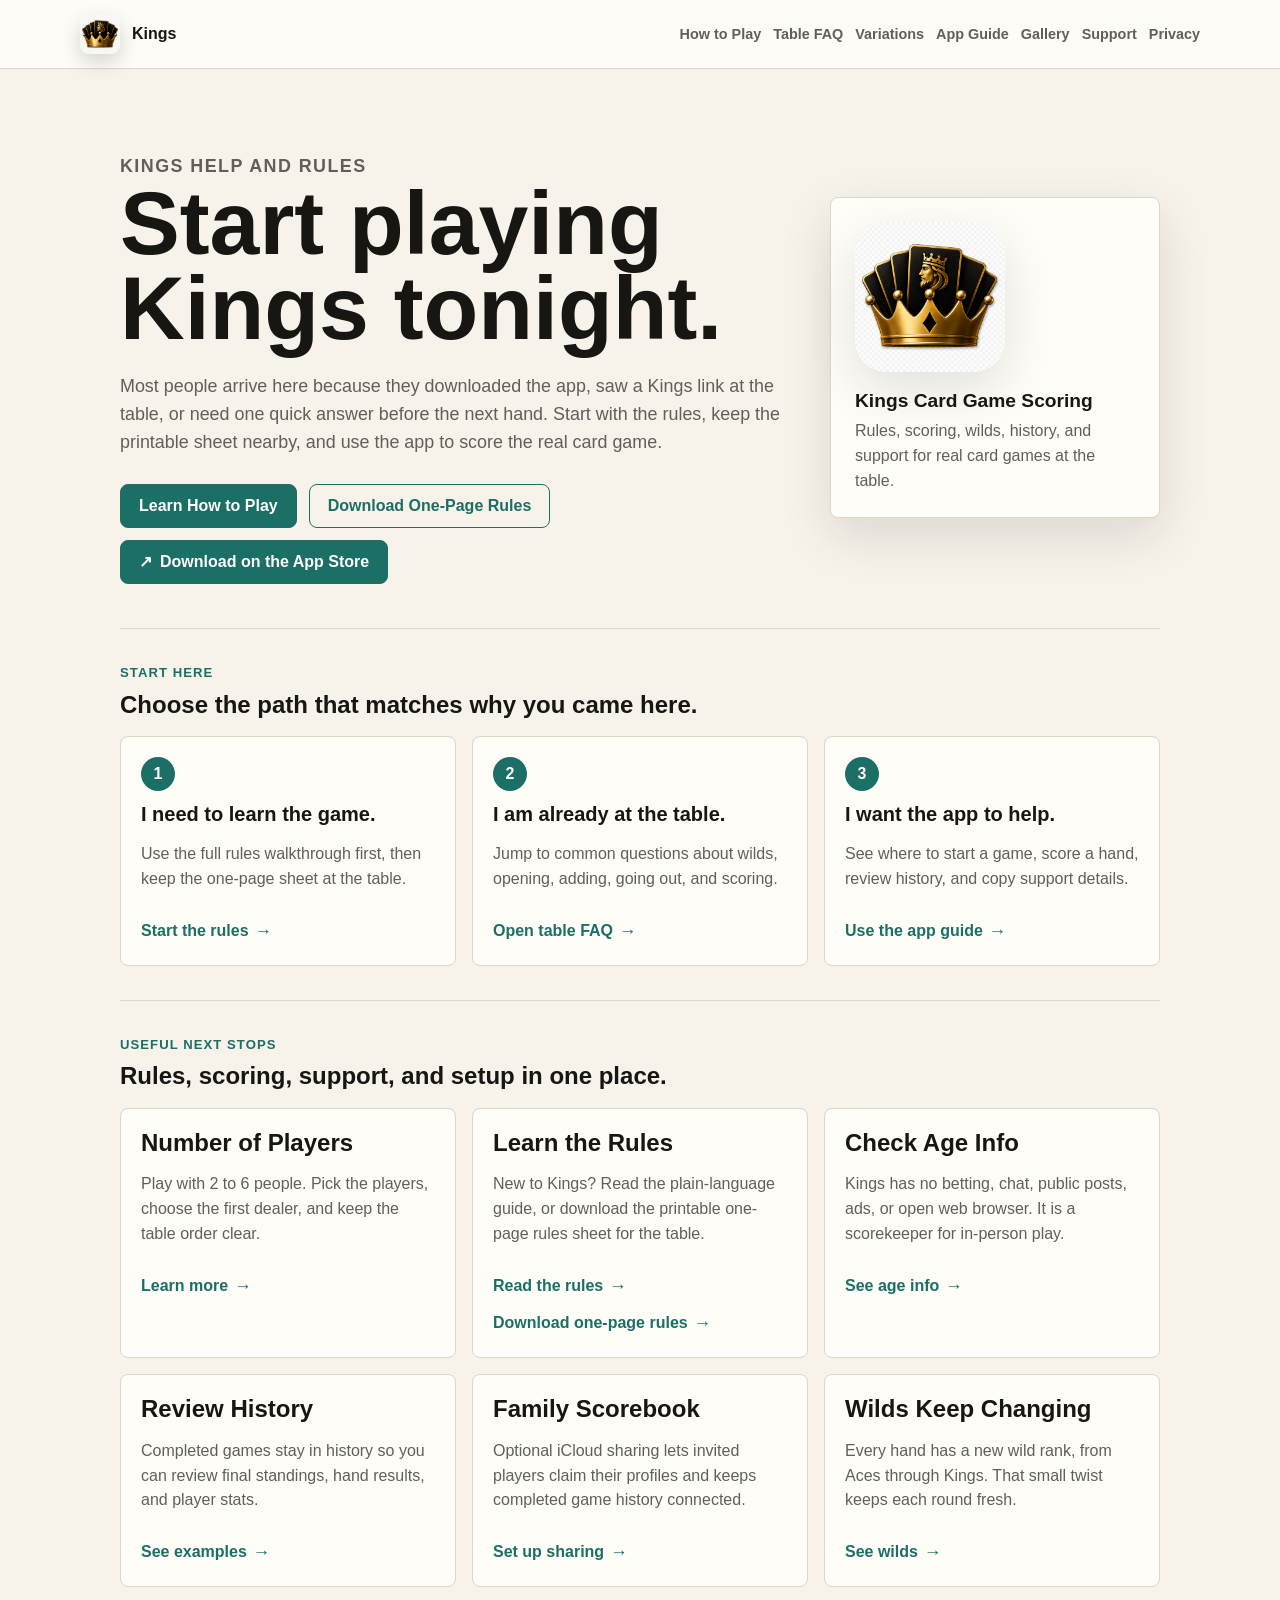
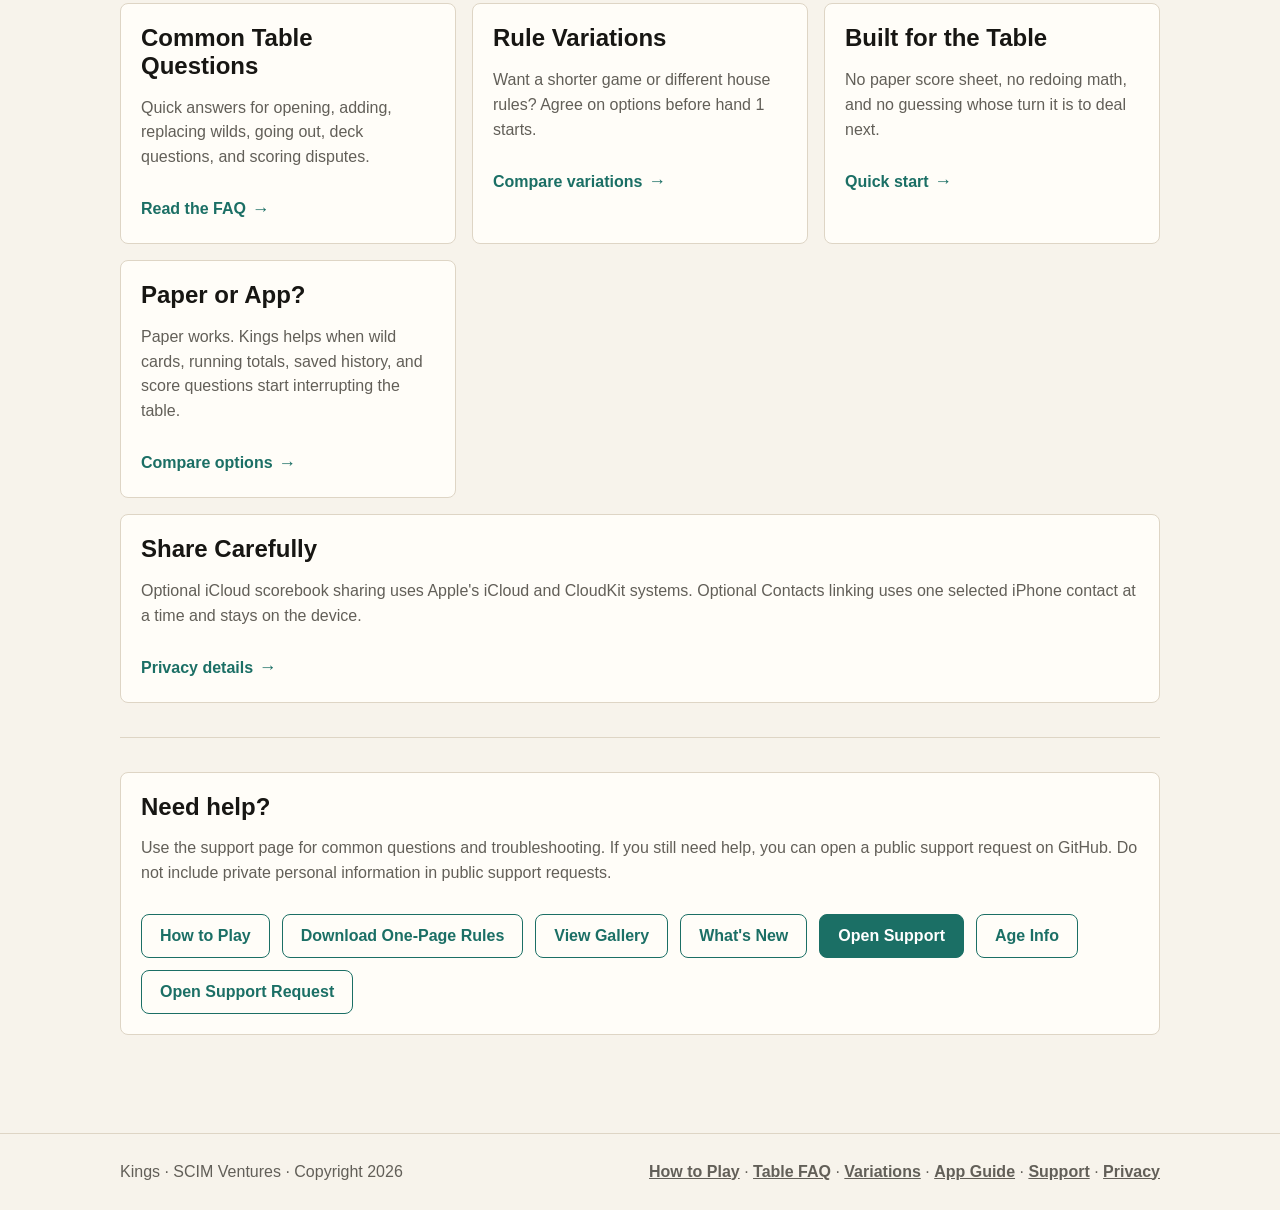
<file: index.html>
<!doctype html>
<html lang="en">
  <head>
    <meta charset="utf-8">
    <meta name="viewport" content="width=device-width, initial-scale=1">
    <title>Kings Help</title>
    <meta name="description" content="Start playing Kings with plain-language rules, a printable one-page guide, app setup help, table questions, and support.">
    <link rel="stylesheet" href="assets/styles.css?v=20260821-help-refresh">
  </head>
  <body>
    <header class="site-header">
      <nav class="nav" aria-label="Main navigation">
        <a class="brand" href="./">
          <img src="assets/kings-icon.png" alt="Kings app icon">
          <span>Kings</span>
        </a>
        <div class="nav-links">
          <a href="play/">How to Play</a>
          <a href="faq/">Table FAQ</a>
          <a href="variations/">Variations</a>
          <a href="app-guide/">App Guide</a>
          <a href="gallery/">Gallery</a>
          <a href="support/">Support</a>
          <a href="privacy/">Privacy</a>
        </div>
      </nav>
    </header>

    <section class="hero help-hero">
      <div>
        <p class="eyebrow">Kings help and rules</p>
        <h1>Start playing Kings tonight.</h1>
        <p>Most people arrive here because they downloaded the app, saw a Kings link at the table, or need one quick answer before the next hand. Start with the rules, keep the printable sheet nearby, and use the app to score the real card game.</p>
        <div class="actions">
          <a class="button" href="play/">Learn How to Play</a>
          <a class="button secondary" href="assets/rules/kings-one-page-rules.pdf" download>Download One-Page Rules</a>
          <a class="button store-button" data-app-store-link href="https://apps.apple.com/us/app/kings-card-game-scoring/id6791298125">Download on the App Store</a>
        </div>
      </div>
      <div class="hero-app-card" aria-label="Kings app help">
        <img class="hero-art" src="assets/kings-icon.png" alt="Kings app icon">
        <div>
          <strong>Kings Card Game Scoring</strong>
          <span>Rules, scoring, wilds, history, and support for real card games at the table.</span>
        </div>
      </div>
    </section>

    <main>
      <section class="band start-path" aria-labelledby="start-here-title">
        <div class="section-heading">
          <p class="eyebrow">Start here</p>
          <h2 id="start-here-title">Choose the path that matches why you came here.</h2>
        </div>
        <div class="grid path-grid">
          <article class="panel path-card">
            <span>1</span>
            <h3>I need to learn the game.</h3>
            <p>Use the full rules walkthrough first, then keep the one-page sheet at the table.</p>
            <a class="learn-link" href="play/">Start the rules</a>
          </article>
          <article class="panel path-card">
            <span>2</span>
            <h3>I am already at the table.</h3>
            <p>Jump to common questions about wilds, opening, adding, going out, and scoring.</p>
            <a class="learn-link" href="faq/">Open table FAQ</a>
          </article>
          <article class="panel path-card">
            <span>3</span>
            <h3>I want the app to help.</h3>
            <p>See where to start a game, score a hand, review history, and copy support details.</p>
            <a class="learn-link" href="app-guide/">Use the app guide</a>
          </article>
        </div>
      </section>

      <section class="band">
        <div class="section-heading">
          <p class="eyebrow">Useful next stops</p>
          <h2>Rules, scoring, support, and setup in one place.</h2>
        </div>
        <div class="grid">
          <article class="panel">
            <h2>Number of Players</h2>
            <p>Play with 2 to 6 people. Pick the players, choose the first dealer, and keep the table order clear.</p>
            <a class="learn-link" href="play/">Learn more</a>
          </article>
          <article class="panel">
            <h2>Learn the Rules</h2>
            <p>New to Kings? Read the plain-language guide, or download the printable one-page rules sheet for the table.</p>
            <a class="learn-link" href="play/">Read the rules</a>
            <a class="learn-link" href="assets/rules/kings-one-page-rules.pdf" download>Download one-page rules</a>
          </article>
          <article class="panel">
            <h2>Check Age Info</h2>
            <p>Kings has no betting, chat, public posts, ads, or open web browser. It is a scorekeeper for in-person play.</p>
            <a class="learn-link" href="age/">See age info</a>
          </article>
          <article class="panel">
            <h2>Review History</h2>
            <p>Completed games stay in history so you can review final standings, hand results, and player stats.</p>
            <a class="learn-link" href="gallery/#history">See examples</a>
          </article>
          <article class="panel">
            <h2>Family Scorebook</h2>
            <p>Optional iCloud sharing lets invited players claim their profiles and keeps completed game history connected.</p>
            <a class="learn-link" href="family-scorebook/">Set up sharing</a>
          </article>
          <article class="panel">
            <h2>Wilds Keep Changing</h2>
            <p>Every hand has a new wild rank, from Aces through Kings. That small twist keeps each round fresh.</p>
            <a class="learn-link" href="play/">See wilds</a>
          </article>
          <article class="panel">
            <h2>Common Table Questions</h2>
            <p>Quick answers for opening, adding, replacing wilds, going out, deck questions, and scoring disputes.</p>
            <a class="learn-link" href="faq/">Read the FAQ</a>
          </article>
          <article class="panel">
            <h2>Rule Variations</h2>
            <p>Want a shorter game or different house rules? Agree on options before hand 1 starts.</p>
            <a class="learn-link" href="variations/">Compare variations</a>
          </article>
          <article class="panel">
            <h2>Built for the Table</h2>
            <p>No paper score sheet, no redoing math, and no guessing whose turn it is to deal next.</p>
            <a class="learn-link" href="app-guide/">Quick start</a>
          </article>
          <article class="panel">
            <h2>Paper or App?</h2>
            <p>Paper works. Kings helps when wild cards, running totals, saved history, and score questions start interrupting the table.</p>
            <a class="learn-link" href="paper/">Compare options</a>
          </article>
          <article class="panel wide">
            <h2>Share Carefully</h2>
            <p>Optional iCloud scorebook sharing uses Apple's iCloud and CloudKit systems. Optional Contacts linking uses one selected iPhone contact at a time and stays on the device.</p>
            <a class="learn-link" href="privacy/">Privacy details</a>
          </article>
        </div>
      </section>

      <section class="band">
        <div class="panel wide">
          <h2>Need help?</h2>
          <p>Use the support page for common questions and troubleshooting. If you still need help, you can open a public support request on GitHub. Do not include private personal information in public support requests.</p>
          <div class="actions">
            <a class="button secondary" href="play/">How to Play</a>
            <a class="button secondary" href="assets/rules/kings-one-page-rules.pdf" download>Download One-Page Rules</a>
            <a class="button secondary" href="gallery/">View Gallery</a>
            <a class="button secondary" href="whats-new/">What's New</a>
            <a class="button" href="support/">Open Support</a>
            <a class="button secondary" href="age/">Age Info</a>
            <a class="button secondary" href="support/#support-contact">Open Support Request</a>
          </div>
        </div>
      </section>
    </main>

    <footer class="site-footer">
      <div class="footer-inner">
        <span>Kings · SCIM Ventures · Copyright 2026</span>
        <span><a href="play/">How to Play</a> · <a href="faq/">Table FAQ</a> · <a href="variations/">Variations</a> · <a href="app-guide/">App Guide</a> · <a href="support/">Support</a> · <a href="privacy/">Privacy</a></span>
      </div>
    </footer>
    <script src="assets/app-store-metadata.js?v=20260816"></script>
  </body>
</html>
</file>
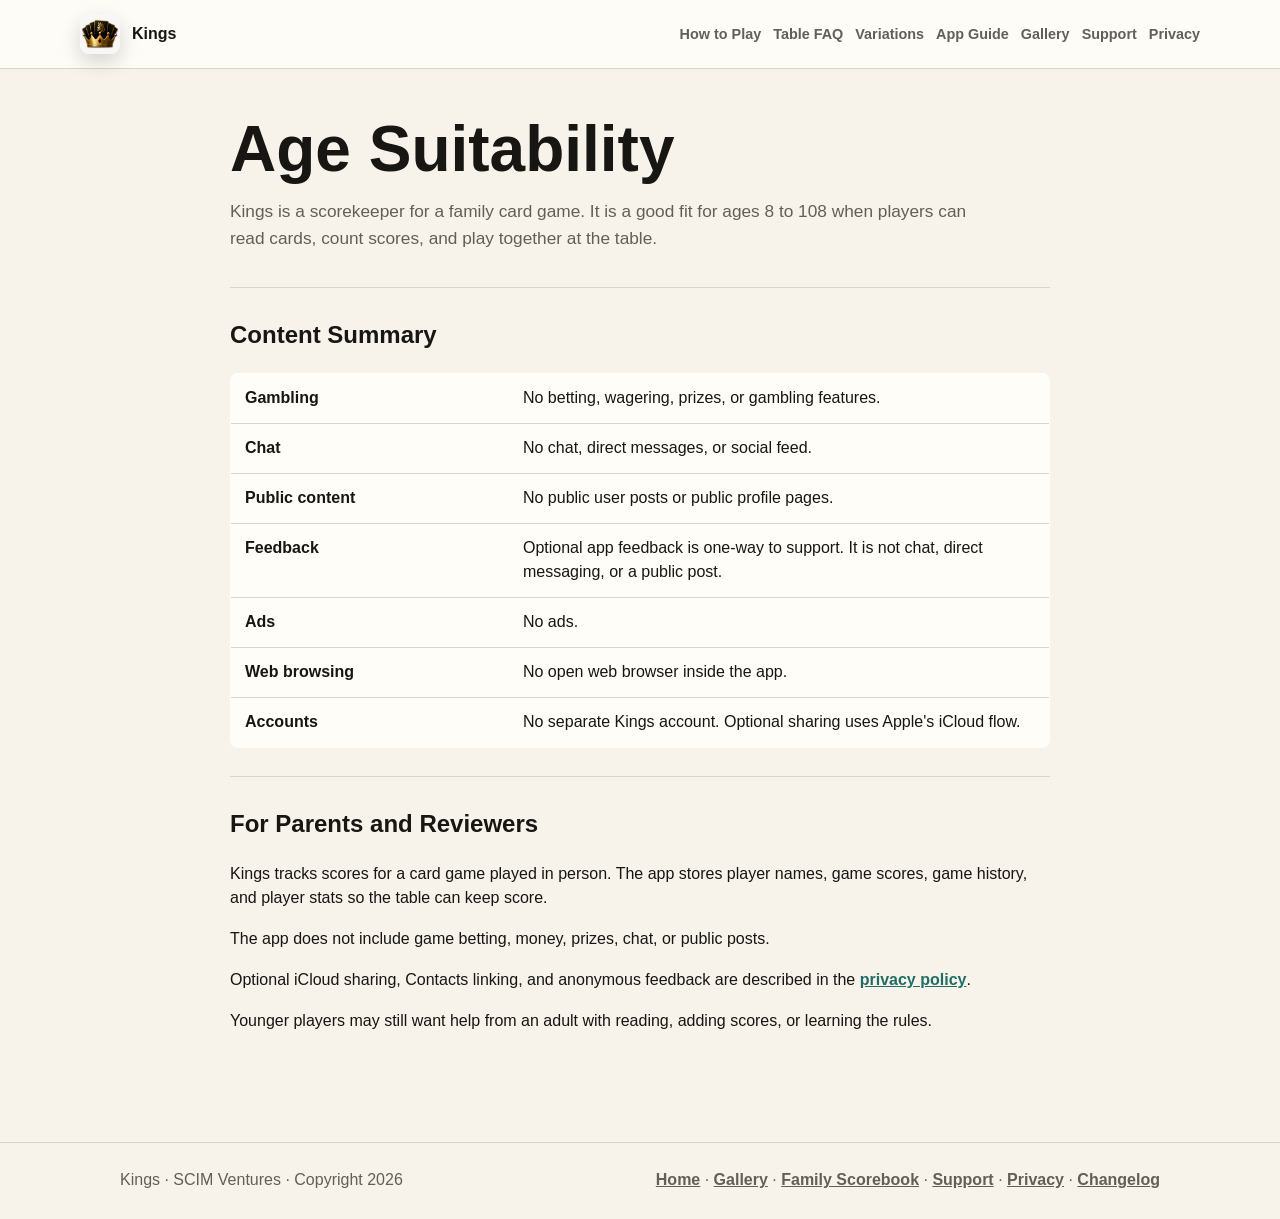
<file: age/index.html>
<!doctype html>
<html lang="en">
  <head>
    <meta charset="utf-8">
    <meta name="viewport" content="width=device-width, initial-scale=1">
    <title>Kings Age Suitability</title>
    <meta name="description" content="Age suitability information for Kings, the iOS scorekeeper for the Kings card game, including account, sharing, and feedback notes.">
    <link rel="stylesheet" href="../assets/styles.css?v=20260731">
  </head>
  <body>
    <header class="site-header">
      <nav class="nav" aria-label="Main navigation">
        <a class="brand" href="../">
          <img src="../assets/kings-icon.png" alt="Kings app icon">
          <span>Kings</span>
        </a>
        <div class="nav-links">
          <a href="../play/">How to Play</a>
          <a href="../faq/">Table FAQ</a>
          <a href="../variations/">Variations</a>
          <a href="../app-guide/">App Guide</a>
          <a href="../gallery/">Gallery</a>
          <a href="../support/">Support</a>
          <a href="../privacy/">Privacy</a>
        </div>
      </nav>
    </header>

    <main class="content">
      <div class="page-title">
        <h1>Age Suitability</h1>
        <p>Kings is a scorekeeper for a family card game. It is a good fit for ages 8 to 108 when players can read cards, count scores, and play together at the table.</p>
      </div>

      <section>
        <h2>Content Summary</h2>
        <table class="rules-table">
          <tbody>
            <tr>
              <th scope="row">Gambling</th>
              <td>No betting, wagering, prizes, or gambling features.</td>
            </tr>
            <tr>
              <th scope="row">Chat</th>
              <td>No chat, direct messages, or social feed.</td>
            </tr>
            <tr>
              <th scope="row">Public content</th>
              <td>No public user posts or public profile pages.</td>
            </tr>
            <tr>
              <th scope="row">Feedback</th>
              <td>Optional app feedback is one-way to support. It is not chat, direct messaging, or a public post.</td>
            </tr>
            <tr>
              <th scope="row">Ads</th>
              <td>No ads.</td>
            </tr>
            <tr>
              <th scope="row">Web browsing</th>
              <td>No open web browser inside the app.</td>
            </tr>
            <tr>
              <th scope="row">Accounts</th>
              <td>No separate Kings account. Optional sharing uses Apple's iCloud flow.</td>
            </tr>
          </tbody>
        </table>
      </section>

      <section>
        <h2>For Parents and Reviewers</h2>
        <p>Kings tracks scores for a card game played in person. The app stores player names, game scores, game history, and player stats so the table can keep score.</p>
        <p>The app does not include game betting, money, prizes, chat, or public posts.</p>
        <p>Optional iCloud sharing, Contacts linking, and anonymous feedback are described in the <a href="../privacy/">privacy policy</a>.</p>
        <p>Younger players may still want help from an adult with reading, adding scores, or learning the rules.</p>
      </section>
    </main>

    <footer class="site-footer">
      <div class="footer-inner">
        <span>Kings · SCIM Ventures · Copyright 2026</span>
        <span><a href="../">Home</a> · <a href="../gallery/">Gallery</a> · <a href="../family-scorebook/">Family Scorebook</a> · <a href="../support/">Support</a> · <a href="../privacy/">Privacy</a> · <a href="../changelog/">Changelog</a></span>
      </div>
    </footer>
  </body>
</html>
</file>
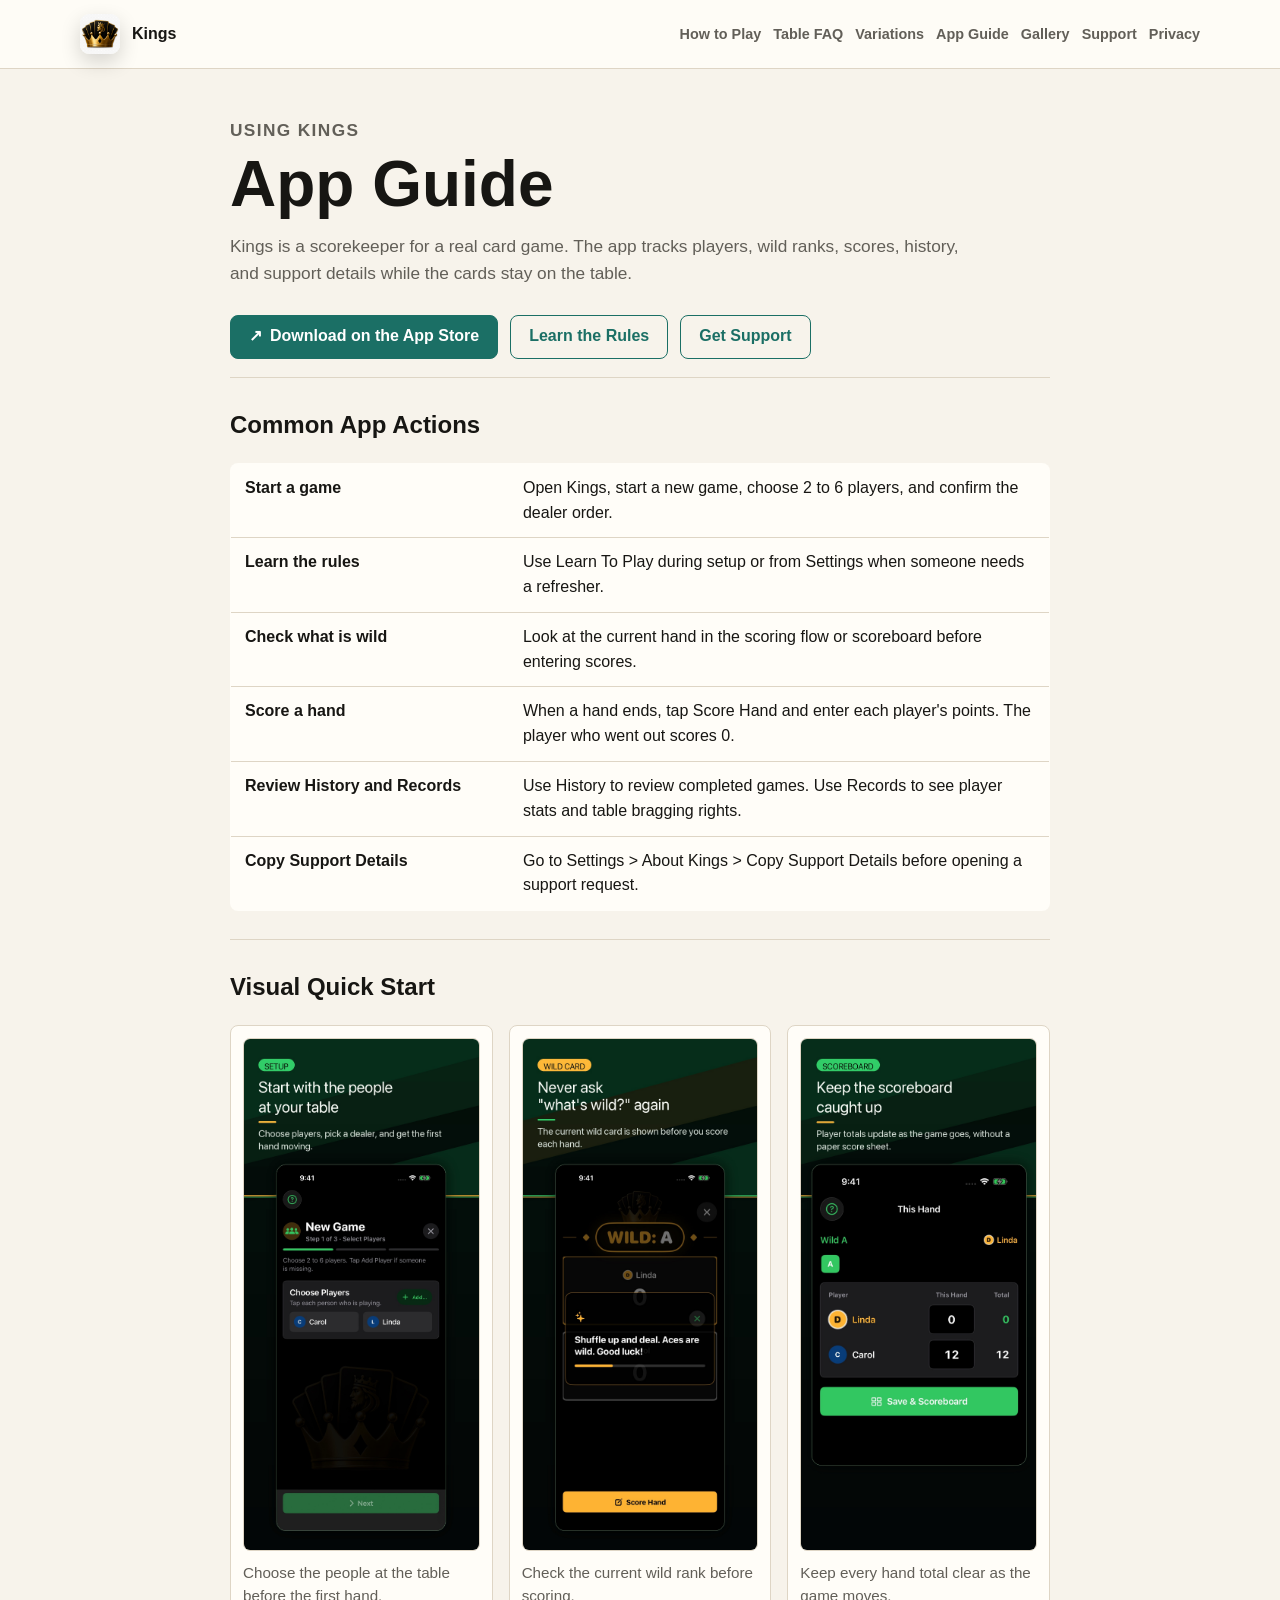
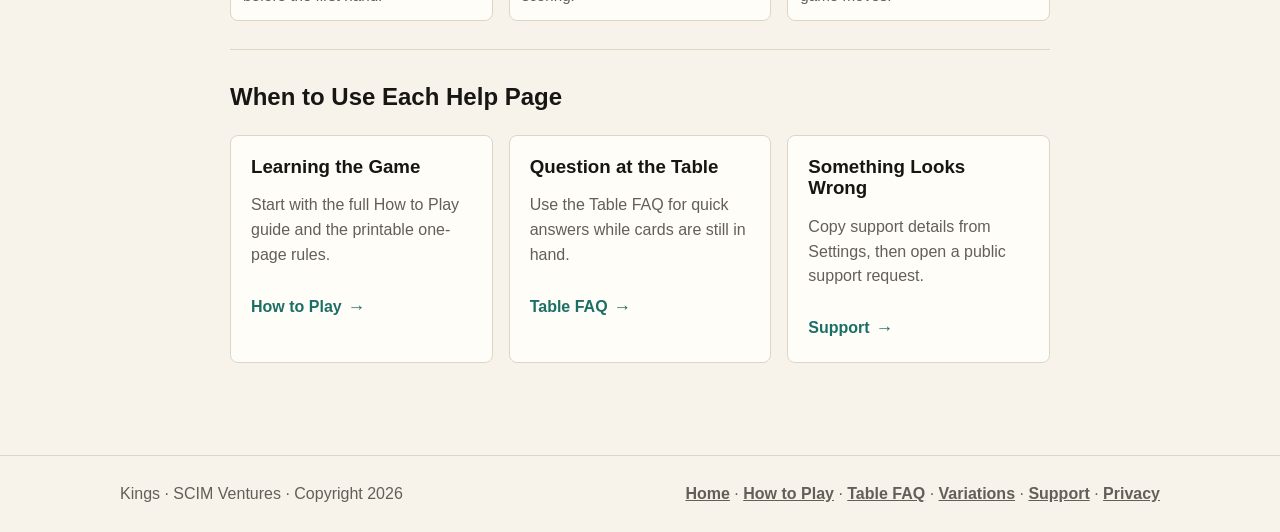
<file: app-guide/index.html>
<!doctype html>
<html lang="en">
  <head>
    <meta charset="utf-8">
    <meta name="viewport" content="width=device-width, initial-scale=1">
    <title>Kings App Guide</title>
    <meta name="description" content="Where to find common Kings app actions including Start Game, Learn To Play, Score Hand, History, Records, Settings, and Copy Support Details.">
    <link rel="stylesheet" href="../assets/styles.css?v=20260821-help-refresh">
  </head>
  <body>
    <header class="site-header">
      <nav class="nav" aria-label="Main navigation">
        <a class="brand" href="../">
          <img src="../assets/kings-icon.png" alt="Kings app icon">
          <span>Kings</span>
        </a>
        <div class="nav-links">
          <a href="../play/">How to Play</a>
          <a href="../faq/">Table FAQ</a>
          <a href="../variations/">Variations</a>
          <a href="./">App Guide</a>
          <a href="../gallery/">Gallery</a>
          <a href="../support/">Support</a>
          <a href="../privacy/">Privacy</a>
        </div>
      </nav>
    </header>

    <main class="content">
      <div class="page-title">
        <p class="eyebrow">Using Kings</p>
        <h1>App Guide</h1>
        <p>Kings is a scorekeeper for a real card game. The app tracks players, wild ranks, scores, history, and support details while the cards stay on the table.</p>
        <div class="actions">
          <a class="button store-button" data-app-store-link href="https://apps.apple.com/us/app/kings-card-game-scoring/id6791298125">Download on the App Store</a>
          <a class="button secondary" href="../play/">Learn the Rules</a>
          <a class="button secondary" href="../support/#support-contact">Get Support</a>
        </div>
      </div>

      <section>
        <h2>Common App Actions</h2>
        <table class="rules-table">
          <tbody>
            <tr><th scope="row">Start a game</th><td>Open Kings, start a new game, choose 2 to 6 players, and confirm the dealer order.</td></tr>
            <tr><th scope="row">Learn the rules</th><td>Use Learn To Play during setup or from Settings when someone needs a refresher.</td></tr>
            <tr><th scope="row">Check what is wild</th><td>Look at the current hand in the scoring flow or scoreboard before entering scores.</td></tr>
            <tr><th scope="row">Score a hand</th><td>When a hand ends, tap Score Hand and enter each player's points. The player who went out scores 0.</td></tr>
            <tr><th scope="row">Review History and Records</th><td>Use History to review completed games. Use Records to see player stats and table bragging rights.</td></tr>
            <tr><th scope="row">Copy Support Details</th><td>Go to Settings &gt; About Kings &gt; Copy Support Details before opening a support request.</td></tr>
          </tbody>
        </table>
      </section>

      <section>
        <h2>Visual Quick Start</h2>
        <div class="screenshot-grid">
          <figure class="screenshot-card app-store-shot">
            <img loading="lazy" src="../assets/screenshots/app-store-1.3.0/iphone-6.5/05-start-with-the-people.jpg" alt="Kings player setup App Store screenshot">
            <figcaption>Choose the people at the table before the first hand.</figcaption>
          </figure>
          <figure class="screenshot-card app-store-shot">
            <img loading="lazy" src="../assets/screenshots/app-store-1.3.0/iphone-6.5/06-never-ask-whats-wild-again.jpg" alt="Kings wild card App Store screenshot">
            <figcaption>Check the current wild rank before scoring.</figcaption>
          </figure>
          <figure class="screenshot-card app-store-shot">
            <img loading="lazy" src="../assets/screenshots/app-store-1.3.0/iphone-6.5/07-keep-the-scoreboard-caught-up.jpg" alt="Kings scoreboard App Store screenshot">
            <figcaption>Keep every hand total clear as the game moves.</figcaption>
          </figure>
        </div>
      </section>

      <section>
        <h2>When to Use Each Help Page</h2>
        <div class="grid">
          <article class="panel">
            <h3>Learning the Game</h3>
            <p>Start with the full How to Play guide and the printable one-page rules.</p>
            <a class="learn-link" href="../play/">How to Play</a>
          </article>
          <article class="panel">
            <h3>Question at the Table</h3>
            <p>Use the Table FAQ for quick answers while cards are still in hand.</p>
            <a class="learn-link" href="../faq/">Table FAQ</a>
          </article>
          <article class="panel">
            <h3>Something Looks Wrong</h3>
            <p>Copy support details from Settings, then open a public support request.</p>
            <a class="learn-link" href="../support/#support-contact">Support</a>
          </article>
        </div>
      </section>
    </main>

    <footer class="site-footer">
      <div class="footer-inner">
        <span>Kings · SCIM Ventures · Copyright 2026</span>
        <span><a href="../">Home</a> · <a href="../play/">How to Play</a> · <a href="../faq/">Table FAQ</a> · <a href="../variations/">Variations</a> · <a href="../support/">Support</a> · <a href="../privacy/">Privacy</a></span>
      </div>
    </footer>
    <script src="../assets/app-store-metadata.js?v=20260816"></script>
  </body>
</html>
</file>
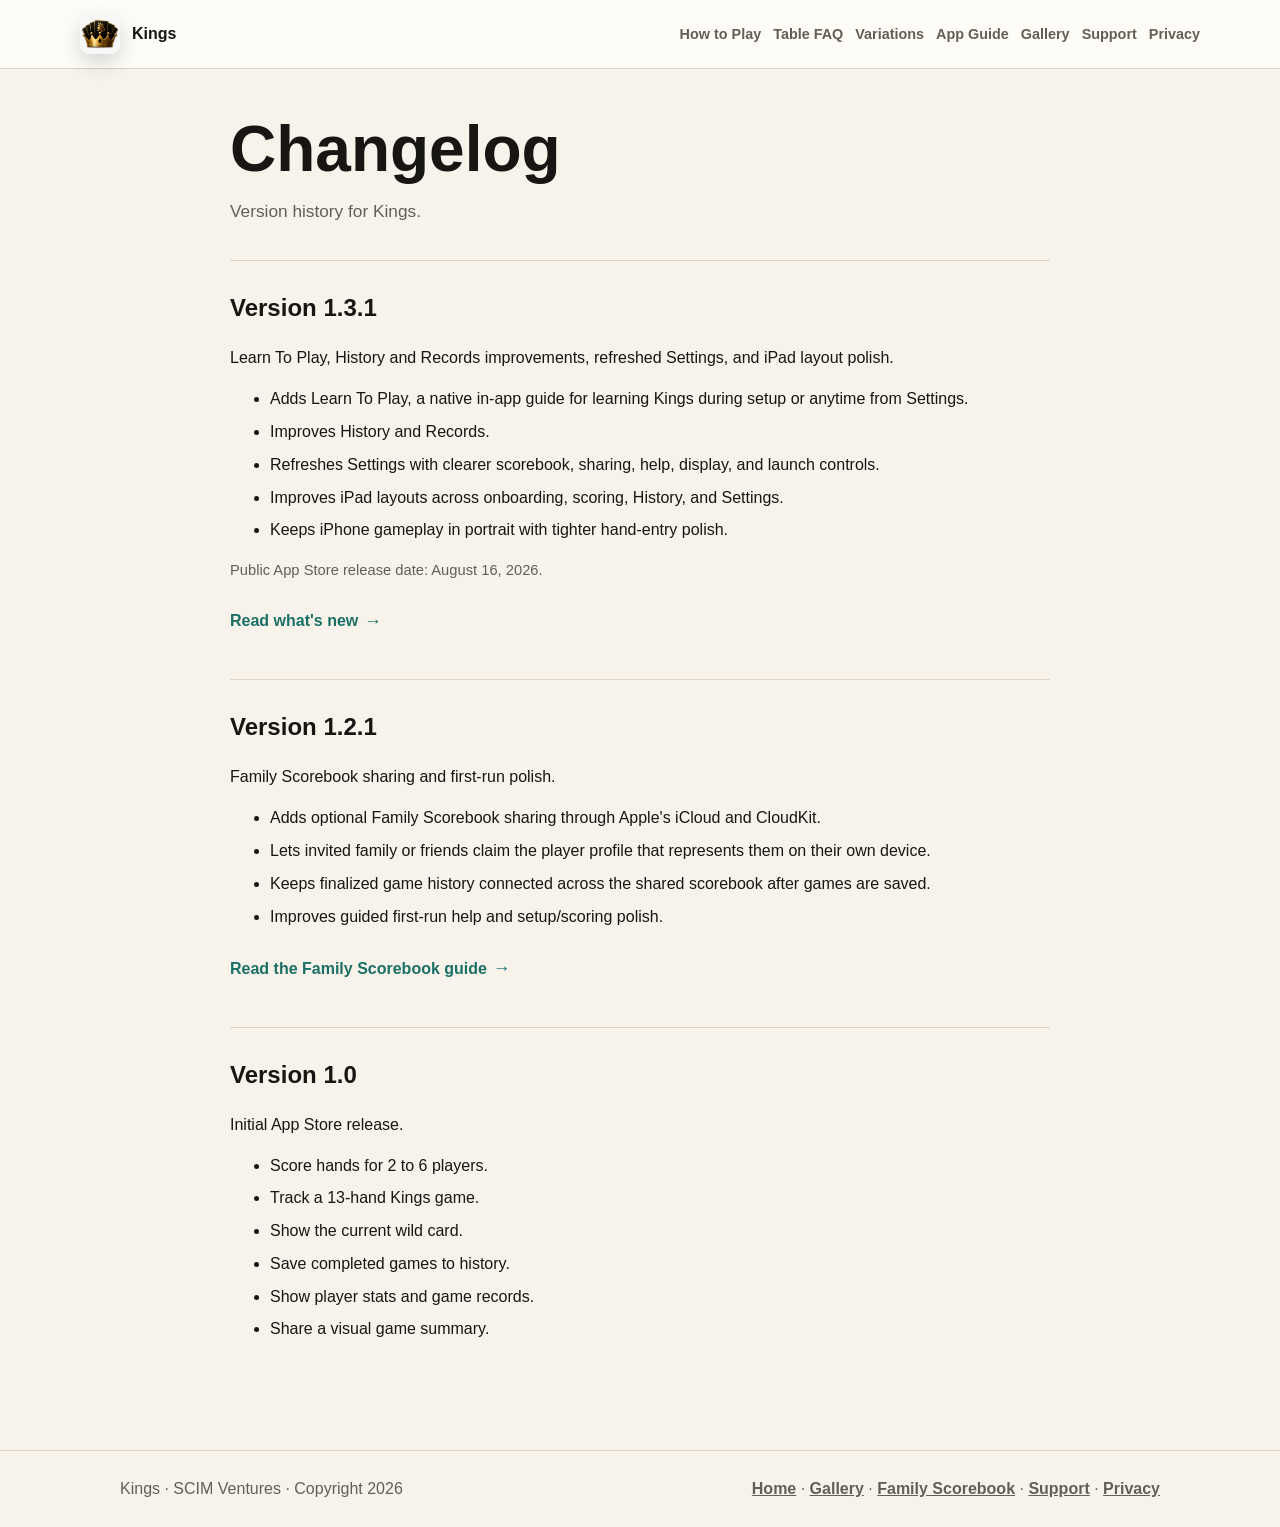
<file: changelog/index.html>
<!doctype html>
<html lang="en">
  <head>
    <meta charset="utf-8">
    <meta name="viewport" content="width=device-width, initial-scale=1">
    <title>Kings Changelog</title>
    <meta name="description" content="Version history for Kings, the iOS scorekeeper for the Kings card game.">
    <link rel="stylesheet" href="../assets/styles.css?v=20260816">
  </head>
  <body>
    <header class="site-header">
      <nav class="nav" aria-label="Main navigation">
        <a class="brand" href="../">
          <img src="../assets/kings-icon.png" alt="Kings app icon">
          <span>Kings</span>
        </a>
        <div class="nav-links">
          <a href="../play/">How to Play</a>
          <a href="../faq/">Table FAQ</a>
          <a href="../variations/">Variations</a>
          <a href="../app-guide/">App Guide</a>
          <a href="../gallery/">Gallery</a>
          <a href="../support/">Support</a>
          <a href="../privacy/">Privacy</a>
        </div>
      </nav>
    </header>

    <main class="content">
      <div class="page-title">
        <h1>Changelog</h1>
        <p>Version history for Kings.</p>
      </div>

      <section>
        <h2>Version <span data-app-store-field="version">1.3.0</span></h2>
        <p>Learn To Play, History and Records improvements, refreshed Settings, and iPad layout polish.</p>
        <ul>
          <li>Adds Learn To Play, a native in-app guide for learning Kings during setup or anytime from Settings.</li>
          <li>Improves History and Records.</li>
          <li>Refreshes Settings with clearer scorebook, sharing, help, display, and launch controls.</li>
          <li>Improves iPad layouts across onboarding, scoring, History, and Settings.</li>
          <li>Keeps iPhone gameplay in portrait with tighter hand-entry polish.</li>
        </ul>
        <p class="metadata-note">Public App Store release date: <span data-app-store-field="currentVersionReleaseDateFormatted">August 14, 2026</span>.</p>
        <p><a class="learn-link" href="../whats-new/">Read what's new</a></p>
      </section>

      <section>
        <h2>Version 1.2.1</h2>
        <p>Family Scorebook sharing and first-run polish.</p>
        <ul>
          <li>Adds optional Family Scorebook sharing through Apple's iCloud and CloudKit.</li>
          <li>Lets invited family or friends claim the player profile that represents them on their own device.</li>
          <li>Keeps finalized game history connected across the shared scorebook after games are saved.</li>
          <li>Improves guided first-run help and setup/scoring polish.</li>
        </ul>
        <p><a class="learn-link" href="../family-scorebook/">Read the Family Scorebook guide</a></p>
      </section>

      <section>
        <h2>Version 1.0</h2>
        <p>Initial App Store release.</p>
        <ul>
          <li>Score hands for 2 to 6 players.</li>
          <li>Track a 13-hand Kings game.</li>
          <li>Show the current wild card.</li>
          <li>Save completed games to history.</li>
          <li>Show player stats and game records.</li>
          <li>Share a visual game summary.</li>
        </ul>
      </section>
    </main>

    <footer class="site-footer">
      <div class="footer-inner">
        <span>Kings · SCIM Ventures · Copyright 2026</span>
        <span><a href="../">Home</a> · <a href="../gallery/">Gallery</a> · <a href="../family-scorebook/">Family Scorebook</a> · <a href="../support/">Support</a> · <a href="../privacy/">Privacy</a></span>
      </div>
    </footer>
    <script src="../assets/app-store-metadata.js?v=20260816"></script>
  </body>
</html>
</file>
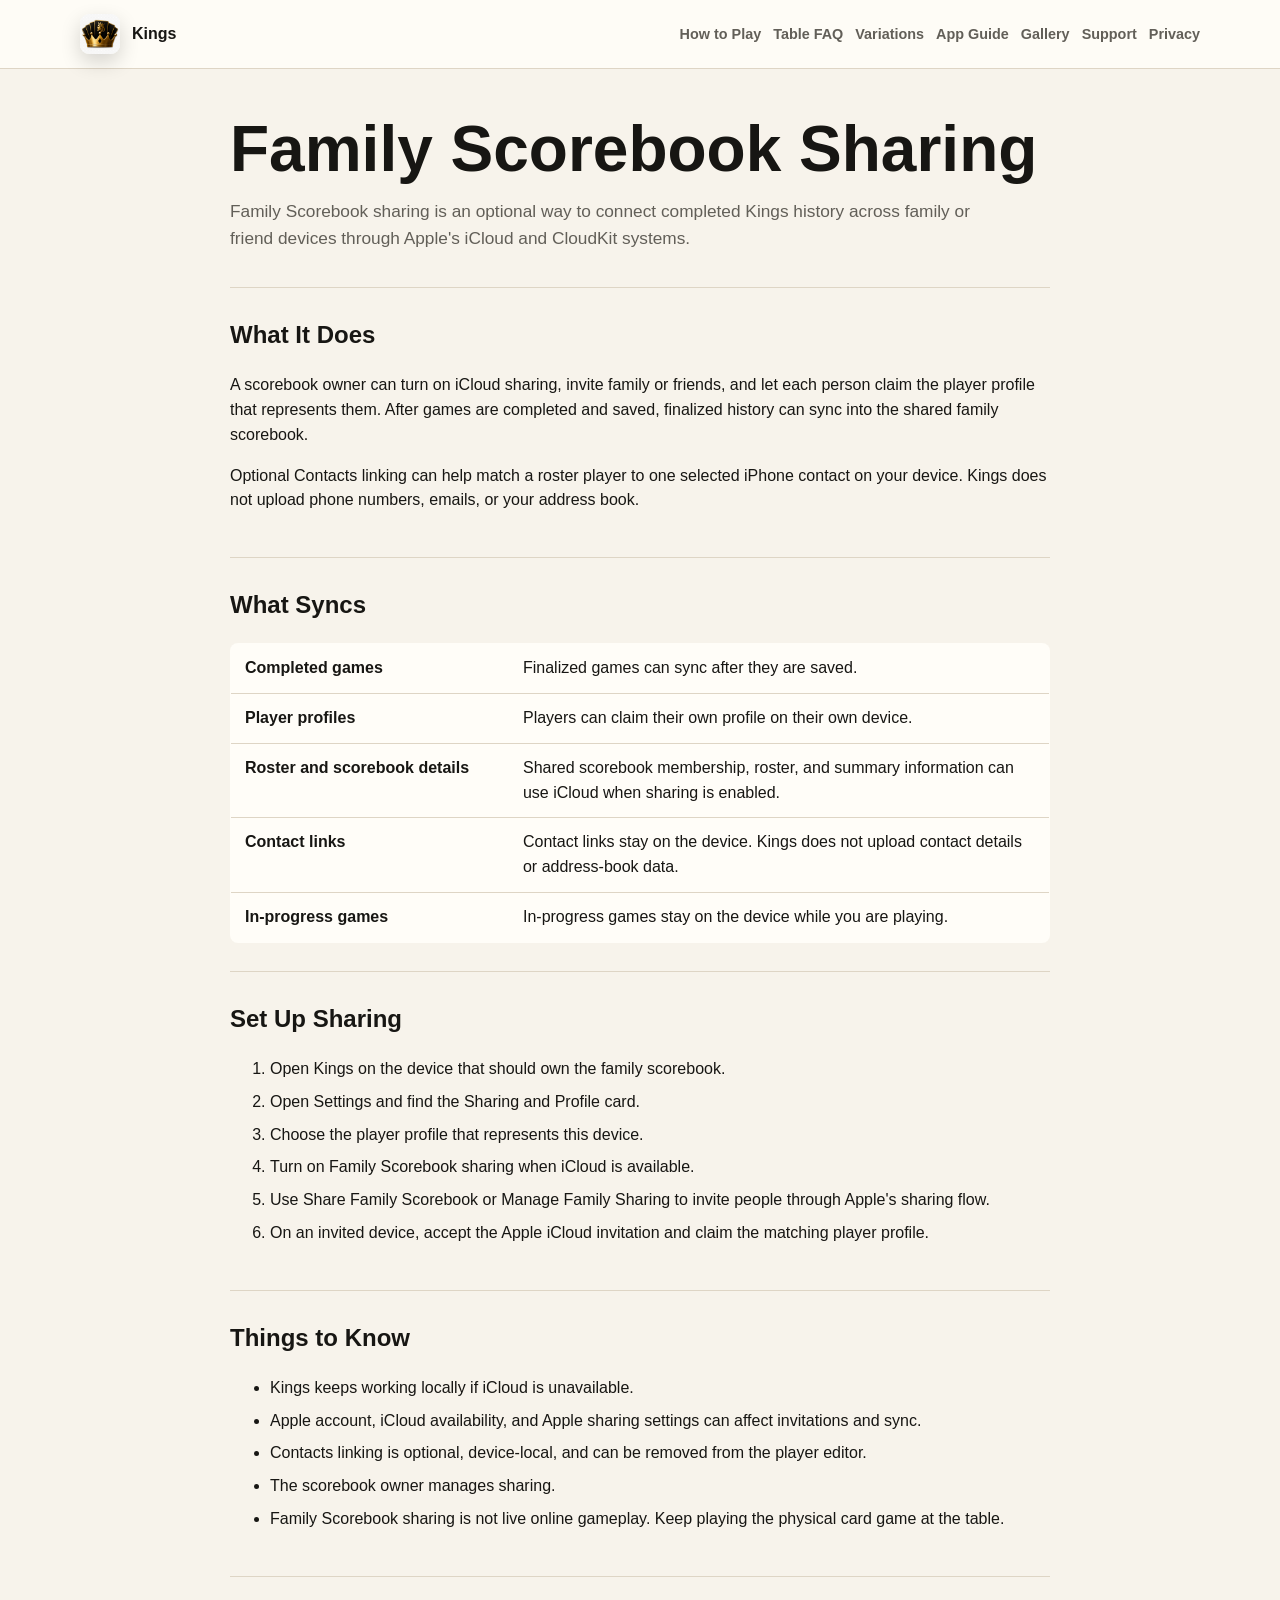
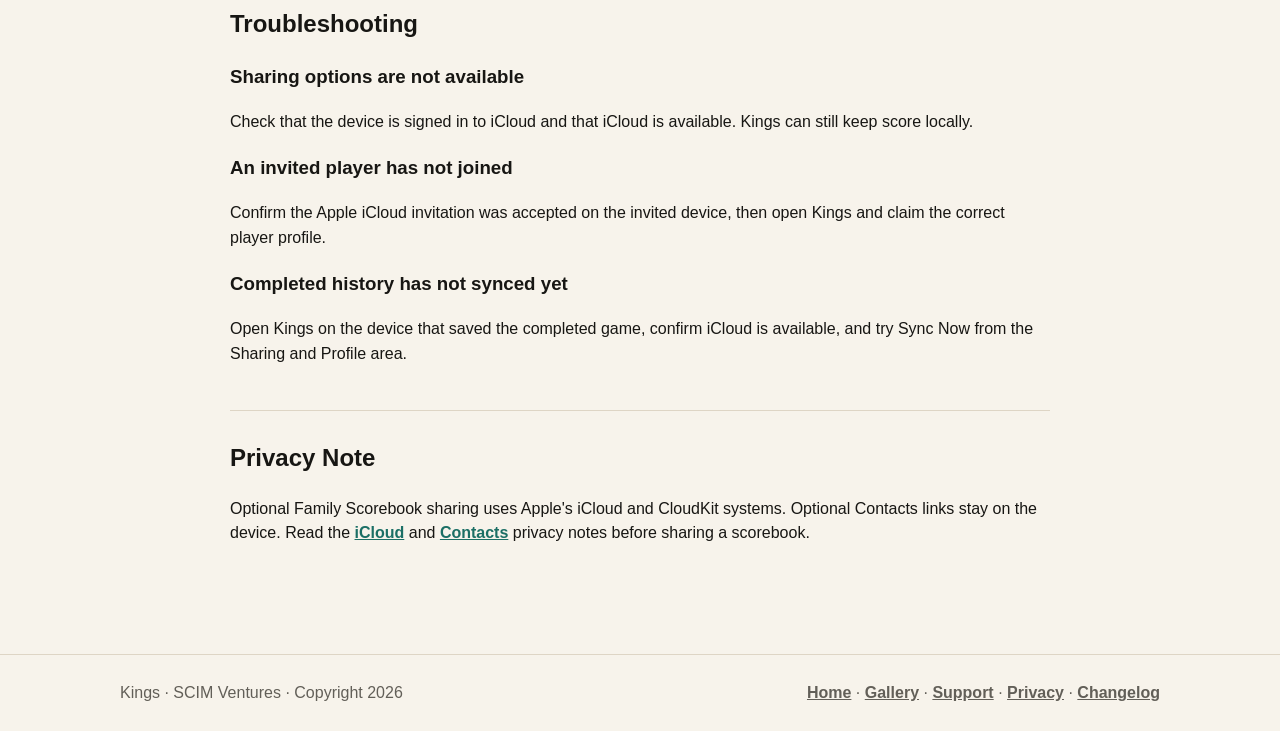
<file: family-scorebook/index.html>
<!doctype html>
<html lang="en">
  <head>
    <meta charset="utf-8">
    <meta name="viewport" content="width=device-width, initial-scale=1">
    <title>Kings Family Scorebook Sharing</title>
    <meta name="description" content="Help for using optional Family Scorebook sharing in Kings through Apple's iCloud and CloudKit systems, including device-local Contacts links.">
    <link rel="stylesheet" href="../assets/styles.css?v=20260731">
  </head>
  <body>
    <header class="site-header">
      <nav class="nav" aria-label="Main navigation">
        <a class="brand" href="../">
          <img src="../assets/kings-icon.png" alt="Kings app icon">
          <span>Kings</span>
        </a>
        <div class="nav-links">
          <a href="../play/">How to Play</a>
          <a href="../faq/">Table FAQ</a>
          <a href="../variations/">Variations</a>
          <a href="../app-guide/">App Guide</a>
          <a href="../gallery/">Gallery</a>
          <a href="../support/">Support</a>
          <a href="../privacy/">Privacy</a>
        </div>
      </nav>
    </header>

    <main class="content">
      <div class="page-title">
        <h1>Family Scorebook Sharing</h1>
        <p>Family Scorebook sharing is an optional way to connect completed Kings history across family or friend devices through Apple's iCloud and CloudKit systems.</p>
      </div>

      <section>
        <h2>What It Does</h2>
        <p>A scorebook owner can turn on iCloud sharing, invite family or friends, and let each person claim the player profile that represents them. After games are completed and saved, finalized history can sync into the shared family scorebook.</p>
        <p>Optional Contacts linking can help match a roster player to one selected iPhone contact on your device. Kings does not upload phone numbers, emails, or your address book.</p>
      </section>

      <section>
        <h2>What Syncs</h2>
        <table class="rules-table">
          <tbody>
            <tr><th scope="row">Completed games</th><td>Finalized games can sync after they are saved.</td></tr>
            <tr><th scope="row">Player profiles</th><td>Players can claim their own profile on their own device.</td></tr>
            <tr><th scope="row">Roster and scorebook details</th><td>Shared scorebook membership, roster, and summary information can use iCloud when sharing is enabled.</td></tr>
            <tr><th scope="row">Contact links</th><td>Contact links stay on the device. Kings does not upload contact details or address-book data.</td></tr>
            <tr><th scope="row">In-progress games</th><td>In-progress games stay on the device while you are playing.</td></tr>
          </tbody>
        </table>
      </section>

      <section>
        <h2>Set Up Sharing</h2>
        <ol>
          <li>Open Kings on the device that should own the family scorebook.</li>
          <li>Open Settings and find the Sharing and Profile card.</li>
          <li>Choose the player profile that represents this device.</li>
          <li>Turn on Family Scorebook sharing when iCloud is available.</li>
          <li>Use Share Family Scorebook or Manage Family Sharing to invite people through Apple's sharing flow.</li>
          <li>On an invited device, accept the Apple iCloud invitation and claim the matching player profile.</li>
        </ol>
      </section>

      <section>
        <h2>Things to Know</h2>
        <ul>
          <li>Kings keeps working locally if iCloud is unavailable.</li>
          <li>Apple account, iCloud availability, and Apple sharing settings can affect invitations and sync.</li>
          <li>Contacts linking is optional, device-local, and can be removed from the player editor.</li>
          <li>The scorebook owner manages sharing.</li>
          <li>Family Scorebook sharing is not live online gameplay. Keep playing the physical card game at the table.</li>
        </ul>
      </section>

      <section>
        <h2>Troubleshooting</h2>
        <h3>Sharing options are not available</h3>
        <p>Check that the device is signed in to iCloud and that iCloud is available. Kings can still keep score locally.</p>

        <h3>An invited player has not joined</h3>
        <p>Confirm the Apple iCloud invitation was accepted on the invited device, then open Kings and claim the correct player profile.</p>

        <h3>Completed history has not synced yet</h3>
        <p>Open Kings on the device that saved the completed game, confirm iCloud is available, and try Sync Now from the Sharing and Profile area.</p>
      </section>

      <section>
        <h2>Privacy Note</h2>
        <p>Optional Family Scorebook sharing uses Apple's iCloud and CloudKit systems. Optional Contacts links stay on the device. Read the <a href="../privacy/#icloud-and-cloudkit">iCloud</a> and <a href="../privacy/#contacts">Contacts</a> privacy notes before sharing a scorebook.</p>
      </section>
    </main>

    <footer class="site-footer">
      <div class="footer-inner">
        <span>Kings · SCIM Ventures · Copyright 2026</span>
        <span><a href="../">Home</a> · <a href="../gallery/">Gallery</a> · <a href="../support/">Support</a> · <a href="../privacy/">Privacy</a> · <a href="../changelog/">Changelog</a></span>
      </div>
    </footer>
  </body>
</html>
</file>
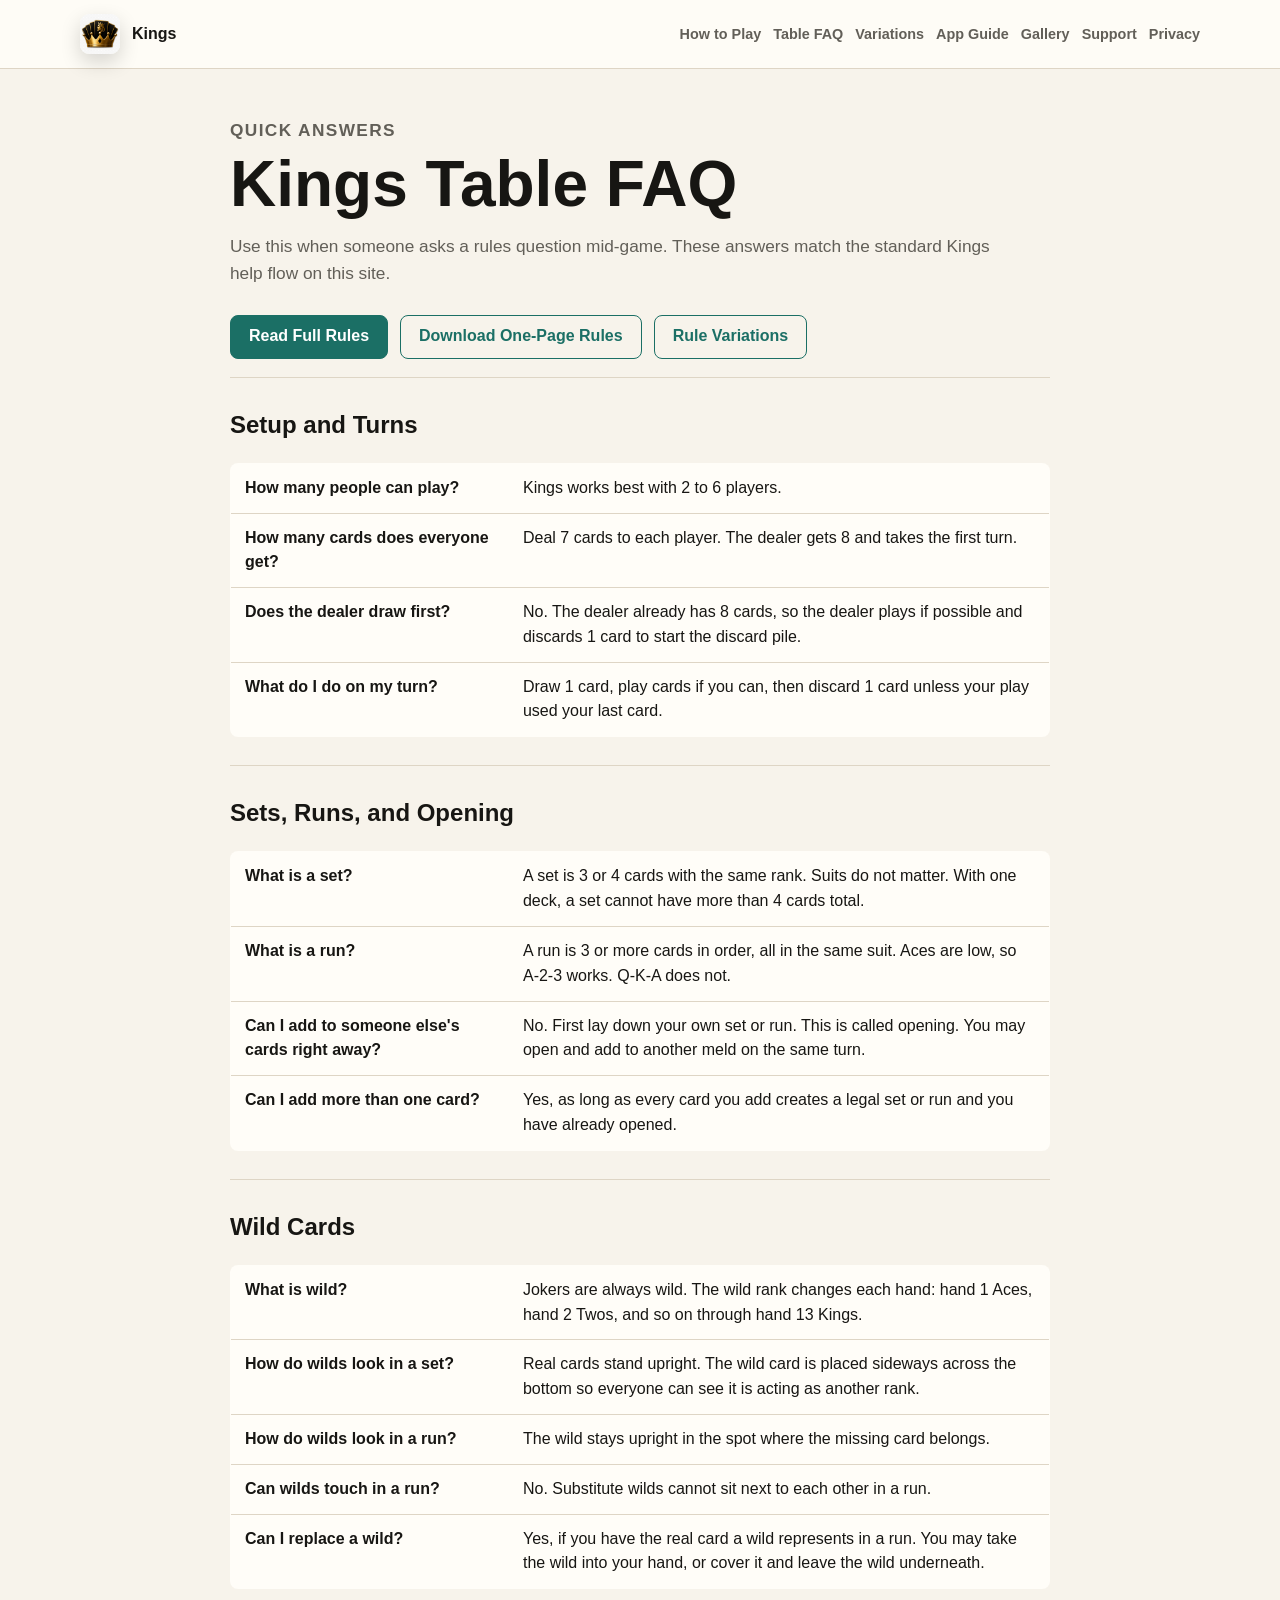
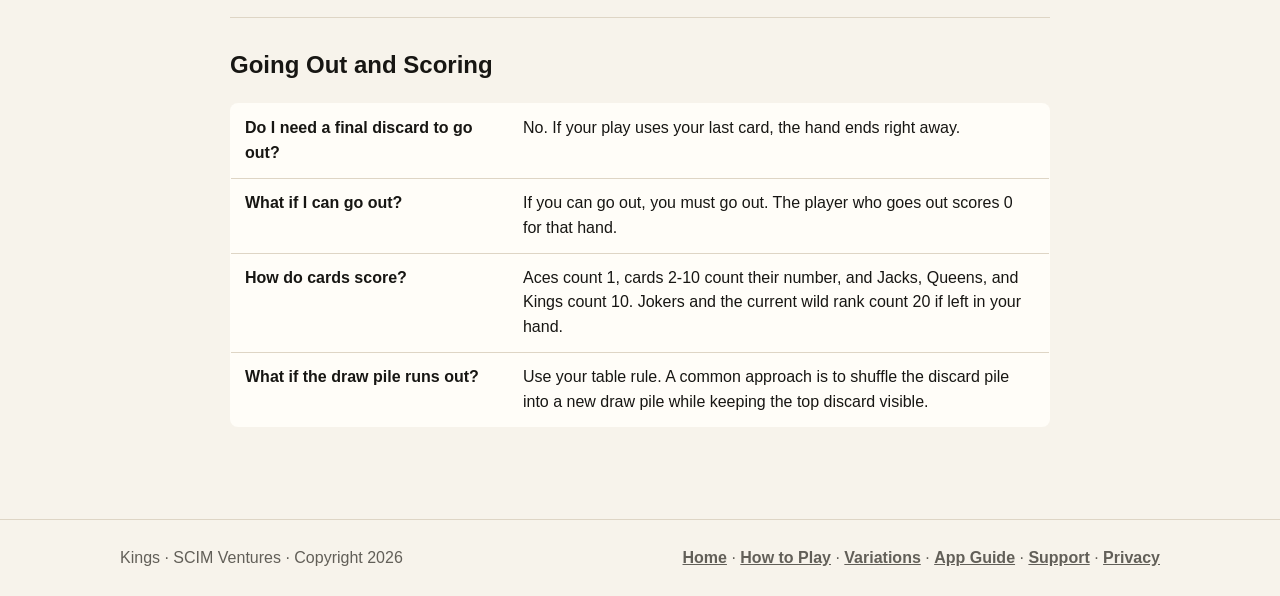
<file: faq/index.html>
<!doctype html>
<html lang="en">
  <head>
    <meta charset="utf-8">
    <meta name="viewport" content="width=device-width, initial-scale=1">
    <title>Kings Table FAQ</title>
    <meta name="description" content="Quick answers for common Kings table questions about wild cards, opening, adding, going out, scoring, and setup.">
    <link rel="stylesheet" href="../assets/styles.css?v=20260821-help-refresh">
  </head>
  <body>
    <header class="site-header">
      <nav class="nav" aria-label="Main navigation">
        <a class="brand" href="../">
          <img src="../assets/kings-icon.png" alt="Kings app icon">
          <span>Kings</span>
        </a>
        <div class="nav-links">
          <a href="../play/">How to Play</a>
          <a href="./">Table FAQ</a>
          <a href="../variations/">Variations</a>
          <a href="../app-guide/">App Guide</a>
          <a href="../gallery/">Gallery</a>
          <a href="../support/">Support</a>
          <a href="../privacy/">Privacy</a>
        </div>
      </nav>
    </header>

    <main class="content">
      <div class="page-title">
        <p class="eyebrow">Quick answers</p>
        <h1>Kings Table FAQ</h1>
        <p>Use this when someone asks a rules question mid-game. These answers match the standard Kings help flow on this site.</p>
        <div class="actions">
          <a class="button" href="../play/">Read Full Rules</a>
          <a class="button secondary" href="../assets/rules/kings-one-page-rules.pdf" download>Download One-Page Rules</a>
          <a class="button secondary" href="../variations/">Rule Variations</a>
        </div>
      </div>

      <section>
        <h2>Setup and Turns</h2>
        <table class="rules-table">
          <tbody>
            <tr><th scope="row">How many people can play?</th><td>Kings works best with 2 to 6 players.</td></tr>
            <tr><th scope="row">How many cards does everyone get?</th><td>Deal 7 cards to each player. The dealer gets 8 and takes the first turn.</td></tr>
            <tr><th scope="row">Does the dealer draw first?</th><td>No. The dealer already has 8 cards, so the dealer plays if possible and discards 1 card to start the discard pile.</td></tr>
            <tr><th scope="row">What do I do on my turn?</th><td>Draw 1 card, play cards if you can, then discard 1 card unless your play used your last card.</td></tr>
          </tbody>
        </table>
      </section>

      <section>
        <h2>Sets, Runs, and Opening</h2>
        <table class="rules-table">
          <tbody>
            <tr><th scope="row">What is a set?</th><td>A set is 3 or 4 cards with the same rank. Suits do not matter. With one deck, a set cannot have more than 4 cards total.</td></tr>
            <tr><th scope="row">What is a run?</th><td>A run is 3 or more cards in order, all in the same suit. Aces are low, so A-2-3 works. Q-K-A does not.</td></tr>
            <tr><th scope="row">Can I add to someone else's cards right away?</th><td>No. First lay down your own set or run. This is called opening. You may open and add to another meld on the same turn.</td></tr>
            <tr><th scope="row">Can I add more than one card?</th><td>Yes, as long as every card you add creates a legal set or run and you have already opened.</td></tr>
          </tbody>
        </table>
      </section>

      <section>
        <h2>Wild Cards</h2>
        <table class="rules-table">
          <tbody>
            <tr><th scope="row">What is wild?</th><td>Jokers are always wild. The wild rank changes each hand: hand 1 Aces, hand 2 Twos, and so on through hand 13 Kings.</td></tr>
            <tr><th scope="row">How do wilds look in a set?</th><td>Real cards stand upright. The wild card is placed sideways across the bottom so everyone can see it is acting as another rank.</td></tr>
            <tr><th scope="row">How do wilds look in a run?</th><td>The wild stays upright in the spot where the missing card belongs.</td></tr>
            <tr><th scope="row">Can wilds touch in a run?</th><td>No. Substitute wilds cannot sit next to each other in a run.</td></tr>
            <tr><th scope="row">Can I replace a wild?</th><td>Yes, if you have the real card a wild represents in a run. You may take the wild into your hand, or cover it and leave the wild underneath.</td></tr>
          </tbody>
        </table>
      </section>

      <section>
        <h2>Going Out and Scoring</h2>
        <table class="rules-table">
          <tbody>
            <tr><th scope="row">Do I need a final discard to go out?</th><td>No. If your play uses your last card, the hand ends right away.</td></tr>
            <tr><th scope="row">What if I can go out?</th><td>If you can go out, you must go out. The player who goes out scores 0 for that hand.</td></tr>
            <tr><th scope="row">How do cards score?</th><td>Aces count 1, cards 2-10 count their number, and Jacks, Queens, and Kings count 10. Jokers and the current wild rank count 20 if left in your hand.</td></tr>
            <tr><th scope="row">What if the draw pile runs out?</th><td>Use your table rule. A common approach is to shuffle the discard pile into a new draw pile while keeping the top discard visible.</td></tr>
          </tbody>
        </table>
      </section>
    </main>

    <footer class="site-footer">
      <div class="footer-inner">
        <span>Kings · SCIM Ventures · Copyright 2026</span>
        <span><a href="../">Home</a> · <a href="../play/">How to Play</a> · <a href="../variations/">Variations</a> · <a href="../app-guide/">App Guide</a> · <a href="../support/">Support</a> · <a href="../privacy/">Privacy</a></span>
      </div>
    </footer>
    <script src="../assets/app-store-metadata.js?v=20260816"></script>
  </body>
</html>
</file>
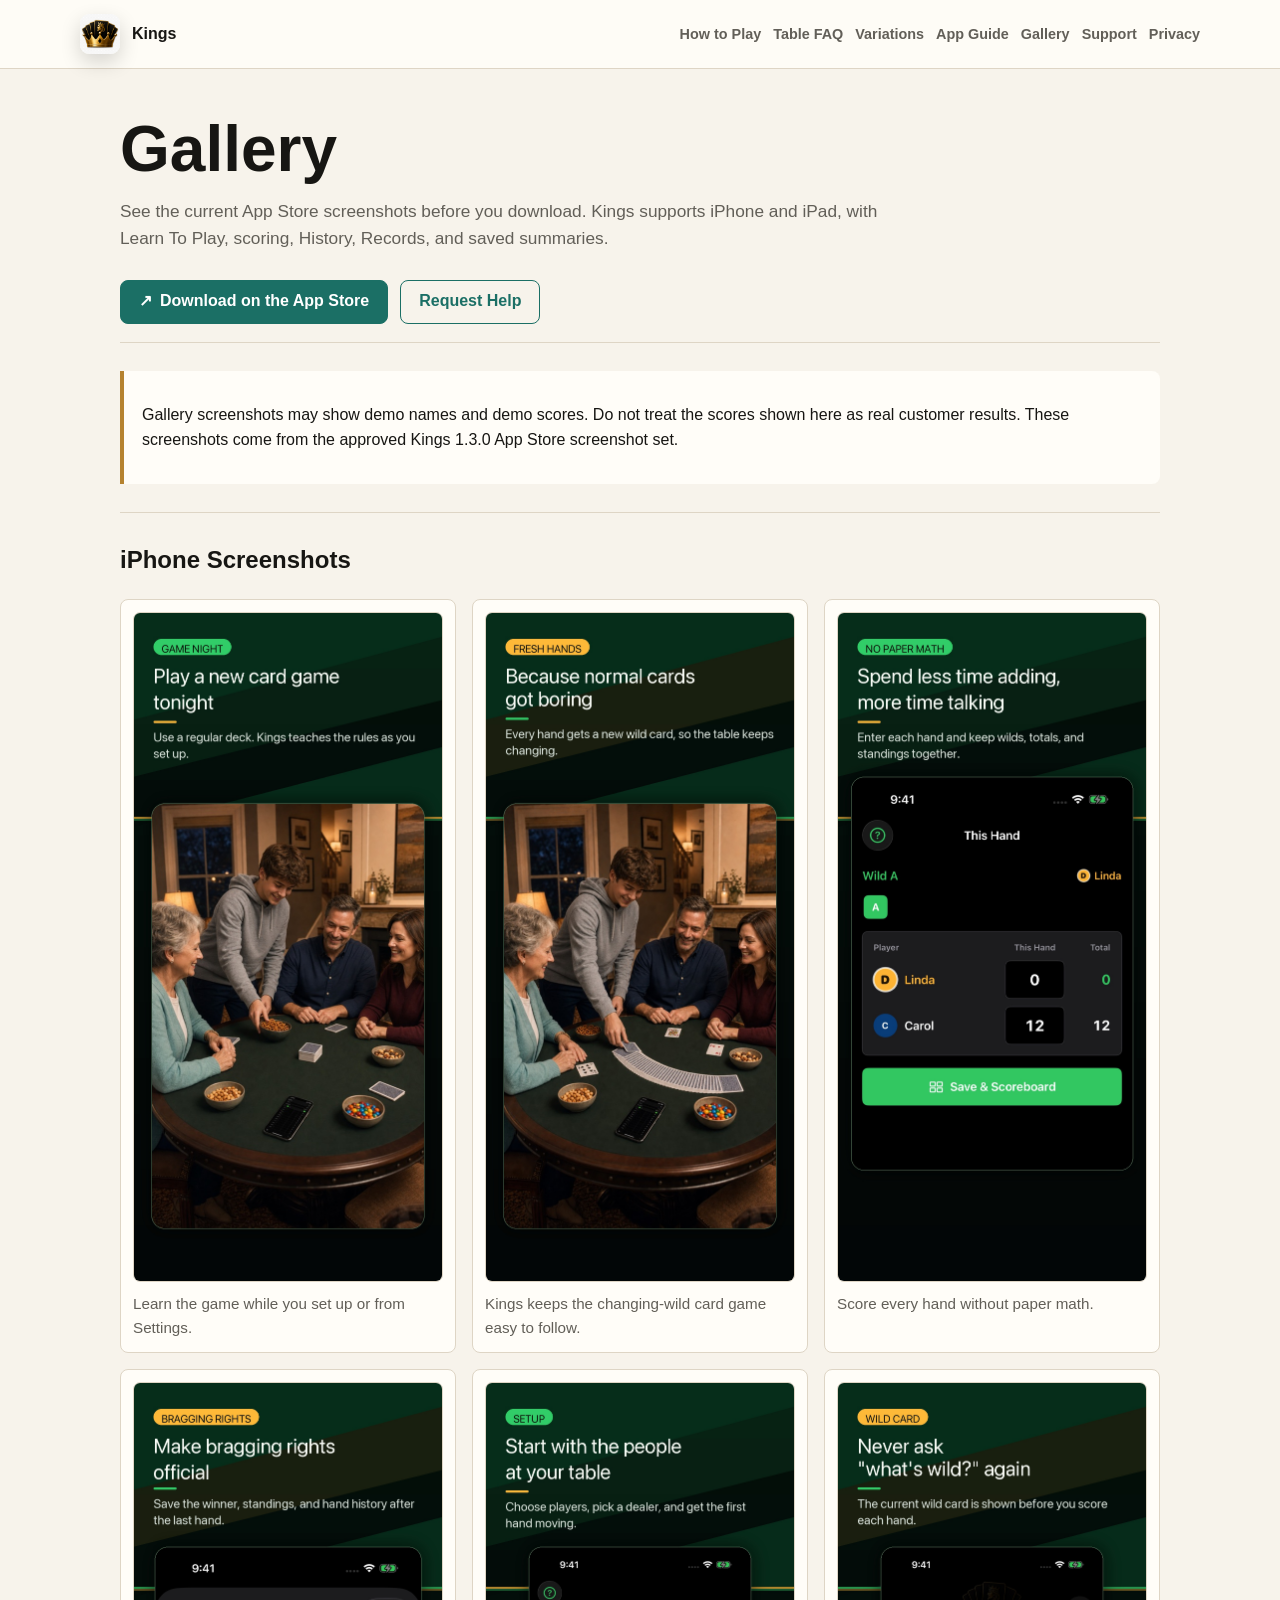
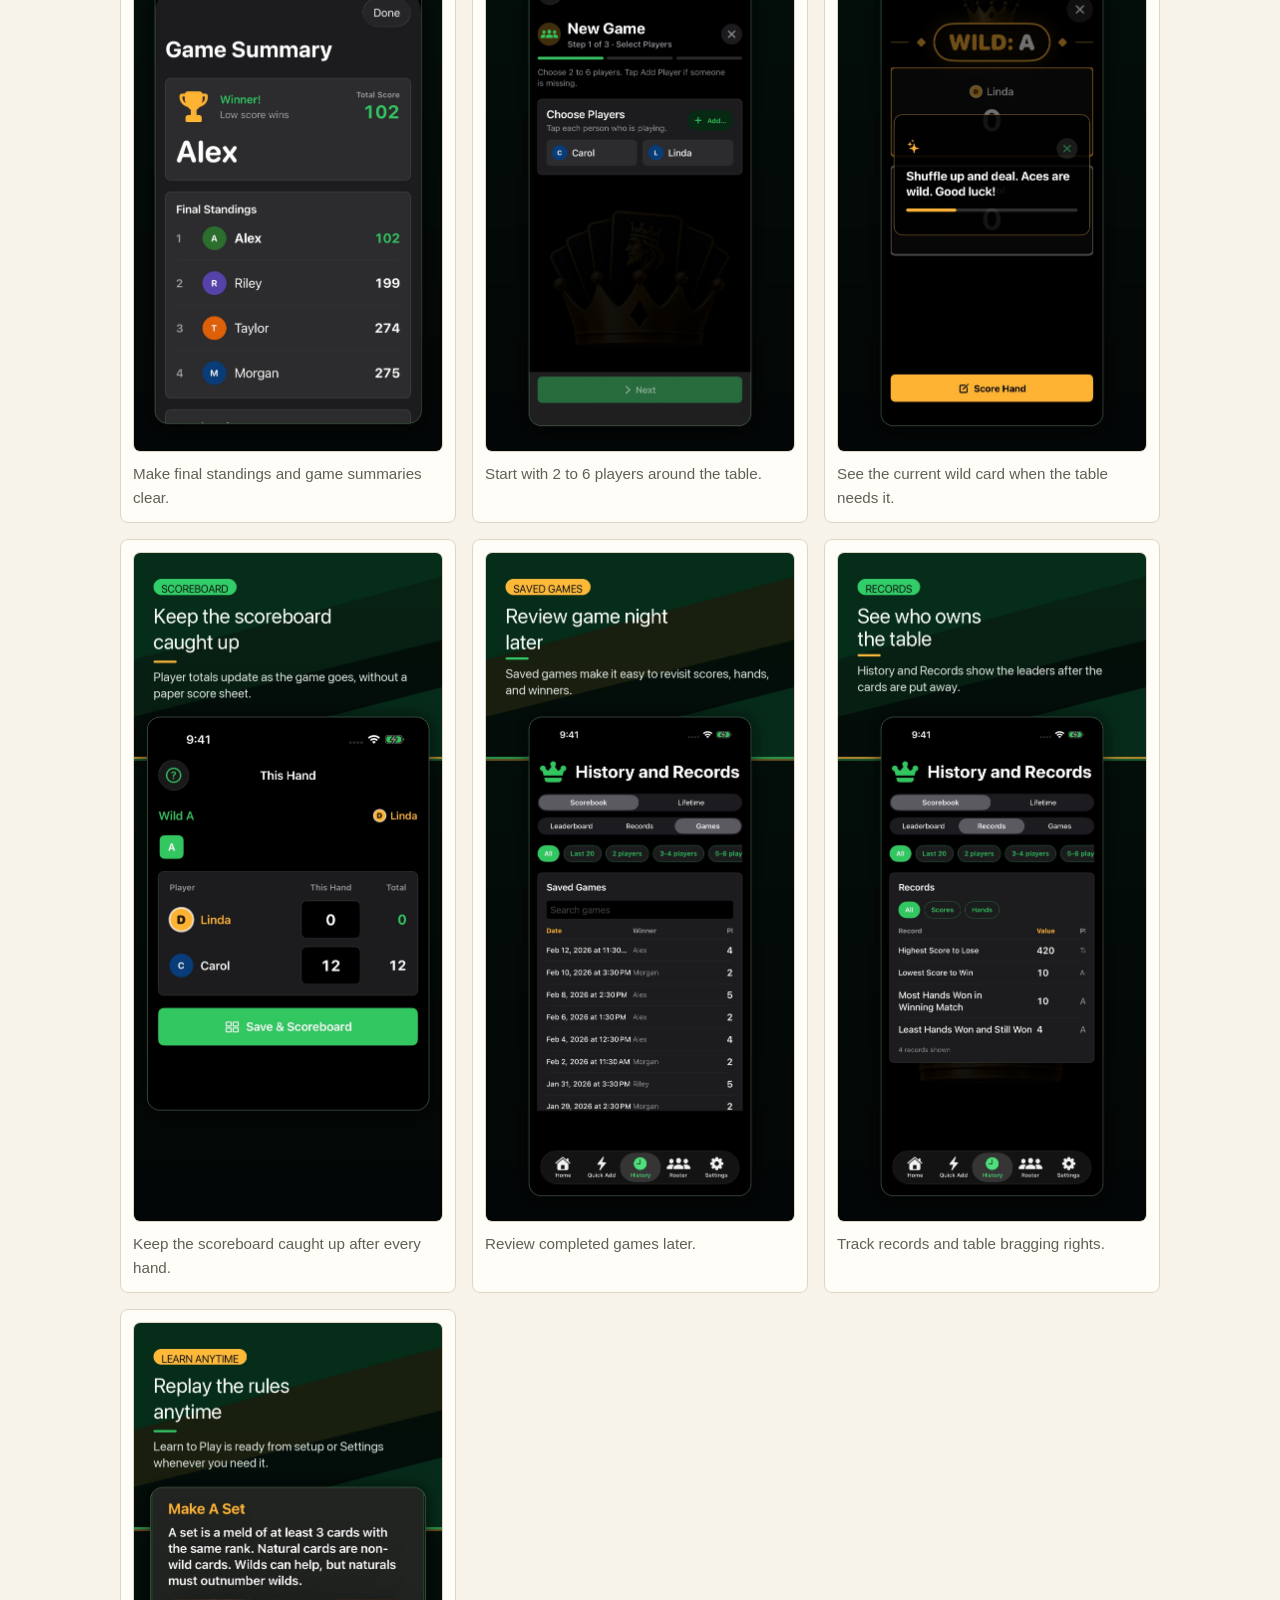
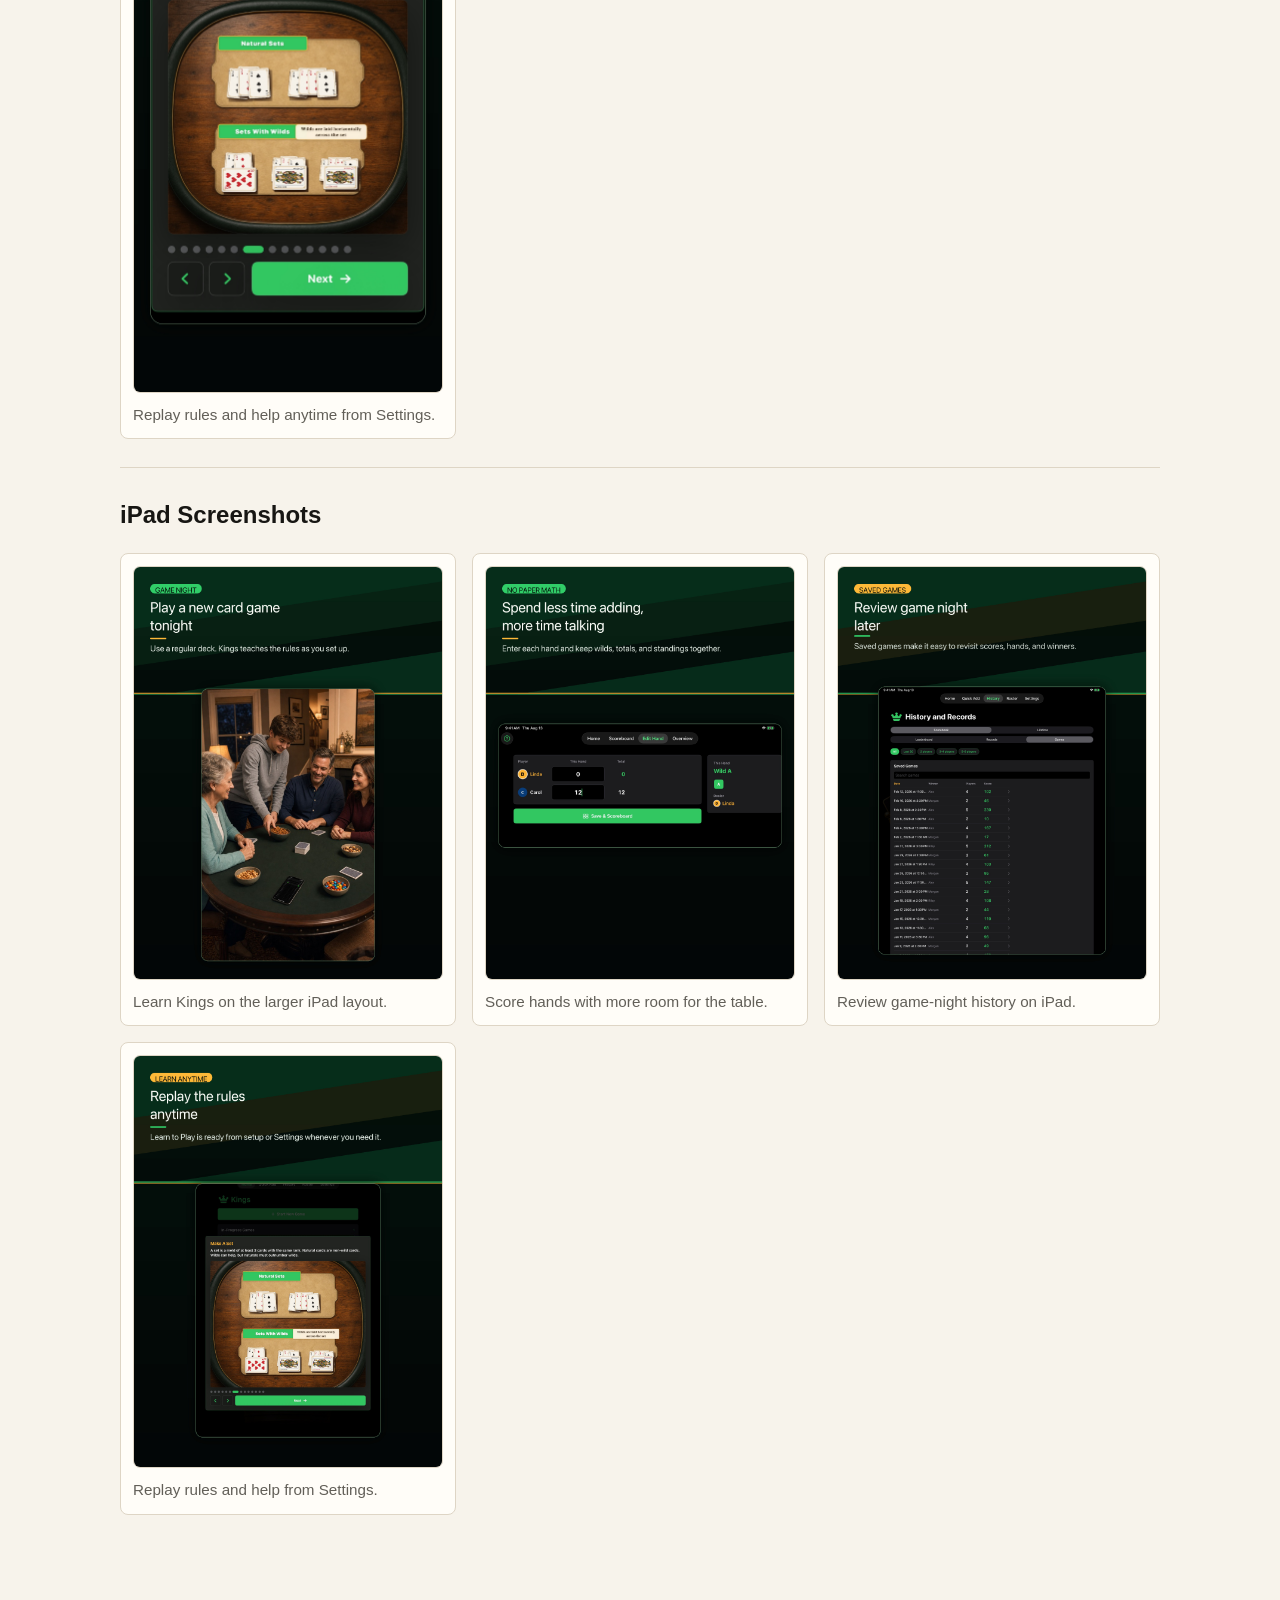
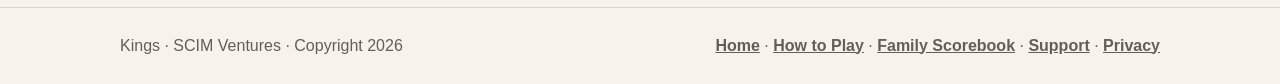
<file: gallery/index.html>
<!doctype html>
<html lang="en">
  <head>
    <meta charset="utf-8">
    <meta name="viewport" content="width=device-width, initial-scale=1">
    <title>Kings Gallery</title>
    <meta name="description" content="Current Kings App Store screenshots for iPhone and iPad, including Learn To Play, scoring, history, records, and saved games.">
    <link rel="stylesheet" href="../assets/styles.css?v=20260816">
  </head>
  <body>
    <header class="site-header">
      <nav class="nav" aria-label="Main navigation">
        <a class="brand" href="../">
          <img src="../assets/kings-icon.png" alt="Kings app icon">
          <span>Kings</span>
        </a>
        <div class="nav-links">
          <a href="../play/">How to Play</a>
          <a href="../faq/">Table FAQ</a>
          <a href="../variations/">Variations</a>
          <a href="../app-guide/">App Guide</a>
          <a href="./">Gallery</a>
          <a href="../support/">Support</a>
          <a href="../privacy/">Privacy</a>
        </div>
      </nav>
    </header>

    <main class="content gallery-page">
      <div class="page-title">
        <h1>Gallery</h1>
        <p>See the current App Store screenshots before you download. Kings supports iPhone and iPad, with Learn To Play, scoring, History, Records, and saved summaries.</p>
        <div class="actions">
          <a class="button store-button" data-app-store-link href="https://apps.apple.com/us/app/kings-card-game-scoring/id6791298125">Download on the App Store</a>
          <a class="button secondary" href="../support/#support-contact">Request Help</a>
        </div>
      </div>

      <section>
        <div class="notice">
          <p>Gallery screenshots may show demo names and demo scores. Do not treat the scores shown here as real customer results. These screenshots come from the approved Kings 1.3.0 App Store screenshot set.</p>
        </div>
      </section>

      <section>
        <h2>iPhone Screenshots</h2>
        <div class="screenshot-grid">
          <figure class="screenshot-card app-store-shot">
            <img loading="lazy" src="../assets/screenshots/app-store-1.3.0/iphone-6.5/01-play-a-new-card-game-tonight.jpg" alt="Kings iPhone Learn To Play screenshot">
            <figcaption>Learn the game while you set up or from Settings.</figcaption>
          </figure>
          <figure class="screenshot-card app-store-shot">
            <img loading="lazy" src="../assets/screenshots/app-store-1.3.0/iphone-6.5/02-because-normal-cards-got-boring.jpg" alt="Kings iPhone rule variety screenshot">
            <figcaption>Kings keeps the changing-wild card game easy to follow.</figcaption>
          </figure>
          <figure class="screenshot-card app-store-shot">
            <img loading="lazy" src="../assets/screenshots/app-store-1.3.0/iphone-6.5/03-spend-less-time-adding.jpg" alt="Kings iPhone scoring screenshot">
            <figcaption>Score every hand without paper math.</figcaption>
          </figure>
          <figure class="screenshot-card app-store-shot">
            <img loading="lazy" src="../assets/screenshots/app-store-1.3.0/iphone-6.5/04-make-bragging-rights-official.jpg" alt="Kings iPhone final standings screenshot">
            <figcaption>Make final standings and game summaries clear.</figcaption>
          </figure>
          <figure class="screenshot-card app-store-shot">
            <img loading="lazy" src="../assets/screenshots/app-store-1.3.0/iphone-6.5/05-start-with-the-people.jpg" alt="Kings iPhone player setup screenshot">
            <figcaption>Start with 2 to 6 players around the table.</figcaption>
          </figure>
          <figure class="screenshot-card app-store-shot">
            <img loading="lazy" src="../assets/screenshots/app-store-1.3.0/iphone-6.5/06-never-ask-whats-wild-again.jpg" alt="Kings iPhone wild card screenshot">
            <figcaption>See the current wild card when the table needs it.</figcaption>
          </figure>
          <figure class="screenshot-card app-store-shot">
            <img loading="lazy" src="../assets/screenshots/app-store-1.3.0/iphone-6.5/07-keep-the-scoreboard-caught-up.jpg" alt="Kings iPhone scoreboard screenshot">
            <figcaption>Keep the scoreboard caught up after every hand.</figcaption>
          </figure>
          <figure class="screenshot-card app-store-shot">
            <img loading="lazy" src="../assets/screenshots/app-store-1.3.0/iphone-6.5/08-review-game-night-later.jpg" alt="Kings iPhone history screenshot">
            <figcaption>Review completed games later.</figcaption>
          </figure>
          <figure class="screenshot-card app-store-shot">
            <img loading="lazy" src="../assets/screenshots/app-store-1.3.0/iphone-6.5/09-see-who-owns-the-table.jpg" alt="Kings iPhone records screenshot">
            <figcaption>Track records and table bragging rights.</figcaption>
          </figure>
          <figure class="screenshot-card app-store-shot">
            <img loading="lazy" src="../assets/screenshots/app-store-1.3.0/iphone-6.5/10-replay-the-rules-anytime.jpg" alt="Kings iPhone settings Learn To Play screenshot">
            <figcaption>Replay rules and help anytime from Settings.</figcaption>
          </figure>
        </div>
      </section>

      <section id="history">
        <h2>iPad Screenshots</h2>
        <div class="screenshot-grid">
          <figure class="screenshot-card ipad-shot">
            <img loading="lazy" src="../assets/screenshots/app-store-1.3.0/ipad-13/01-play-a-new-card-game-tonight.jpg" alt="Kings iPad Learn To Play screenshot">
            <figcaption>Learn Kings on the larger iPad layout.</figcaption>
          </figure>
          <figure class="screenshot-card ipad-shot">
            <img loading="lazy" src="../assets/screenshots/app-store-1.3.0/ipad-13/03-spend-less-time-adding.jpg" alt="Kings iPad scoring screenshot">
            <figcaption>Score hands with more room for the table.</figcaption>
          </figure>
          <figure class="screenshot-card ipad-shot">
            <img loading="lazy" src="../assets/screenshots/app-store-1.3.0/ipad-13/08-review-game-night-later.jpg" alt="Kings iPad history screenshot">
            <figcaption>Review game-night history on iPad.</figcaption>
          </figure>
          <figure class="screenshot-card ipad-shot">
            <img loading="lazy" src="../assets/screenshots/app-store-1.3.0/ipad-13/10-replay-the-rules-anytime.jpg" alt="Kings iPad settings and rules screenshot">
            <figcaption>Replay rules and help from Settings.</figcaption>
          </figure>
        </div>
      </section>
    </main>

    <footer class="site-footer">
      <div class="footer-inner">
        <span>Kings · SCIM Ventures · Copyright 2026</span>
        <span><a href="../">Home</a> · <a href="../play/">How to Play</a> · <a href="../family-scorebook/">Family Scorebook</a> · <a href="../support/">Support</a> · <a href="../privacy/">Privacy</a></span>
      </div>
    </footer>
    <script src="../assets/app-store-metadata.js?v=20260816"></script>
  </body>
</html>
</file>
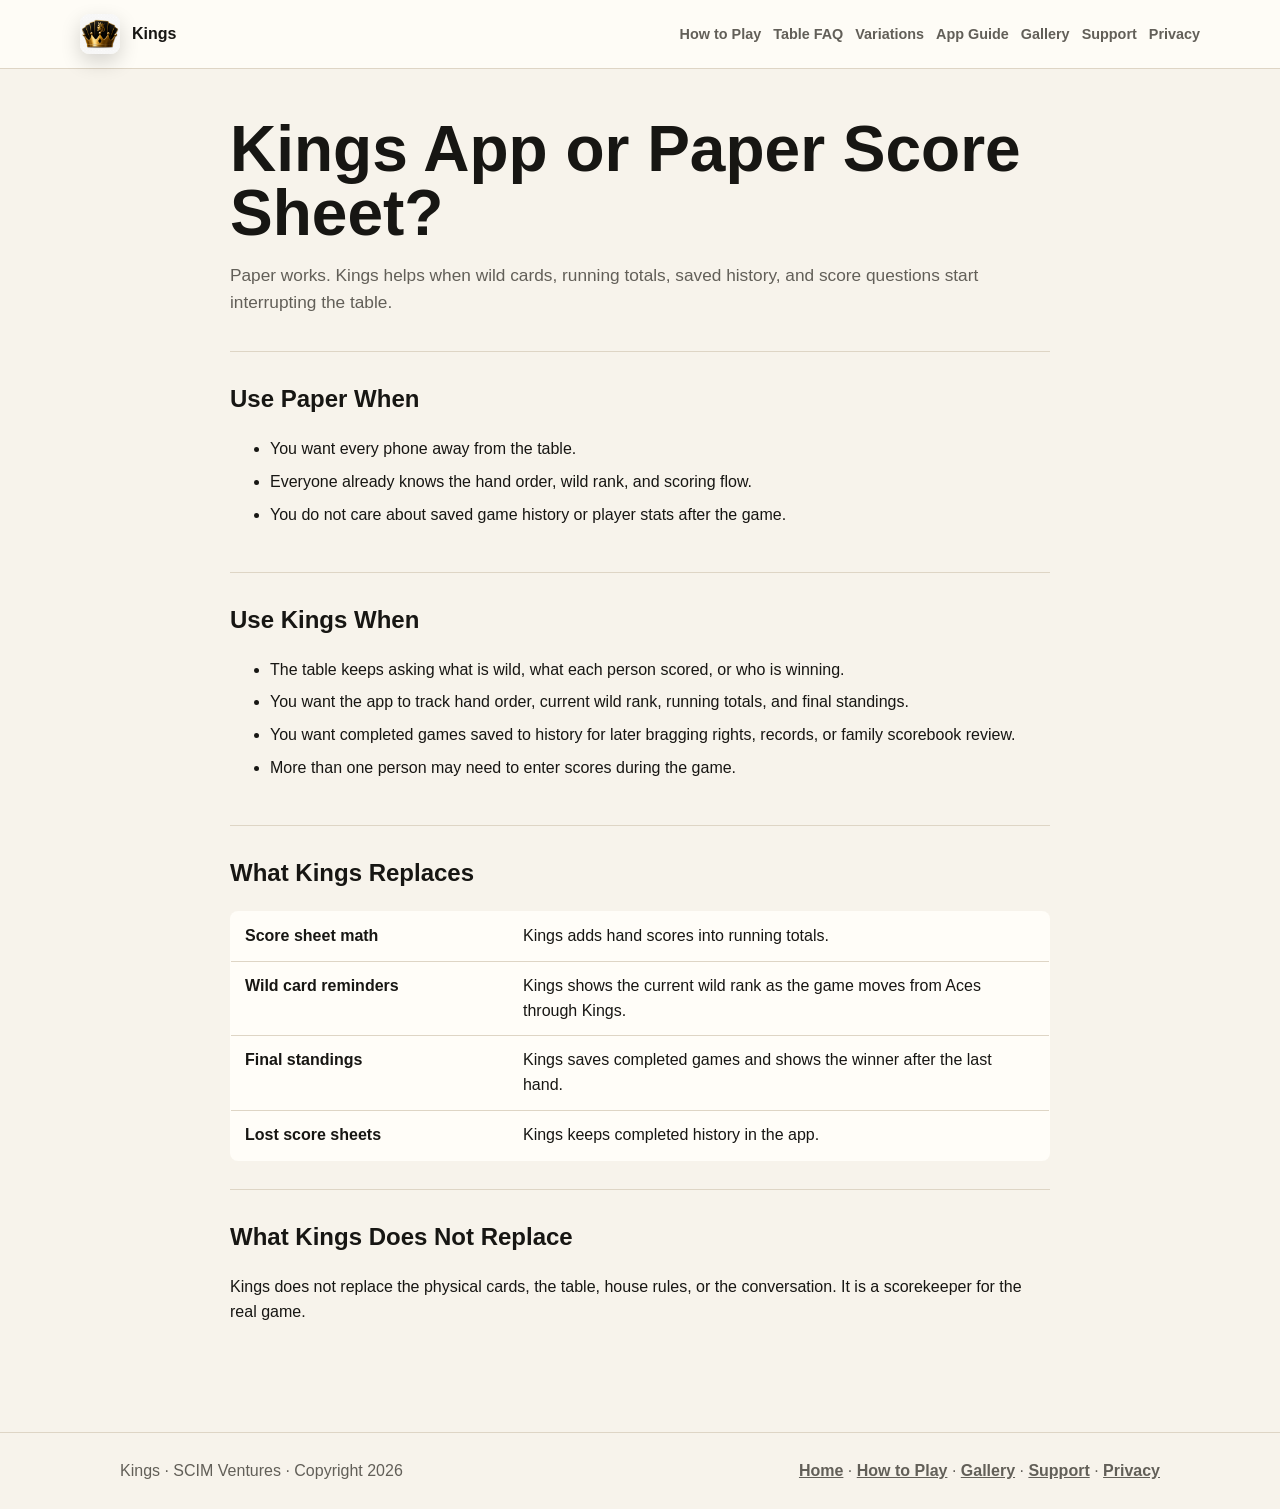
<file: paper/index.html>
<!doctype html>
<html lang="en">
  <head>
    <meta charset="utf-8">
    <meta name="viewport" content="width=device-width, initial-scale=1">
    <title>Kings App or Paper Score Sheet?</title>
    <meta name="description" content="A practical comparison of using Kings or a paper score sheet to score the Kings card game.">
    <link rel="stylesheet" href="../assets/styles.css?v=20260731">
  </head>
  <body>
    <header class="site-header">
      <nav class="nav" aria-label="Main navigation">
        <a class="brand" href="../">
          <img src="../assets/kings-icon.png" alt="Kings app icon">
          <span>Kings</span>
        </a>
        <div class="nav-links">
          <a href="../play/">How to Play</a>
          <a href="../faq/">Table FAQ</a>
          <a href="../variations/">Variations</a>
          <a href="../app-guide/">App Guide</a>
          <a href="../gallery/">Gallery</a>
          <a href="../support/">Support</a>
          <a href="../privacy/">Privacy</a>
        </div>
      </nav>
    </header>

    <main class="content">
      <div class="page-title">
        <h1>Kings App or Paper Score Sheet?</h1>
        <p>Paper works. Kings helps when wild cards, running totals, saved history, and score questions start interrupting the table.</p>
      </div>

      <section>
        <h2>Use Paper When</h2>
        <ul>
          <li>You want every phone away from the table.</li>
          <li>Everyone already knows the hand order, wild rank, and scoring flow.</li>
          <li>You do not care about saved game history or player stats after the game.</li>
        </ul>
      </section>

      <section>
        <h2>Use Kings When</h2>
        <ul>
          <li>The table keeps asking what is wild, what each person scored, or who is winning.</li>
          <li>You want the app to track hand order, current wild rank, running totals, and final standings.</li>
          <li>You want completed games saved to history for later bragging rights, records, or family scorebook review.</li>
          <li>More than one person may need to enter scores during the game.</li>
        </ul>
      </section>

      <section>
        <h2>What Kings Replaces</h2>
        <table class="rules-table">
          <tbody>
            <tr><th scope="row">Score sheet math</th><td>Kings adds hand scores into running totals.</td></tr>
            <tr><th scope="row">Wild card reminders</th><td>Kings shows the current wild rank as the game moves from Aces through Kings.</td></tr>
            <tr><th scope="row">Final standings</th><td>Kings saves completed games and shows the winner after the last hand.</td></tr>
            <tr><th scope="row">Lost score sheets</th><td>Kings keeps completed history in the app.</td></tr>
          </tbody>
        </table>
      </section>

      <section>
        <h2>What Kings Does Not Replace</h2>
        <p>Kings does not replace the physical cards, the table, house rules, or the conversation. It is a scorekeeper for the real game.</p>
      </section>
    </main>

    <footer class="site-footer">
      <div class="footer-inner">
        <span>Kings · SCIM Ventures · Copyright 2026</span>
        <span><a href="../">Home</a> · <a href="../play/">How to Play</a> · <a href="../gallery/">Gallery</a> · <a href="../support/">Support</a> · <a href="../privacy/">Privacy</a></span>
      </div>
    </footer>
  </body>
</html>
</file>
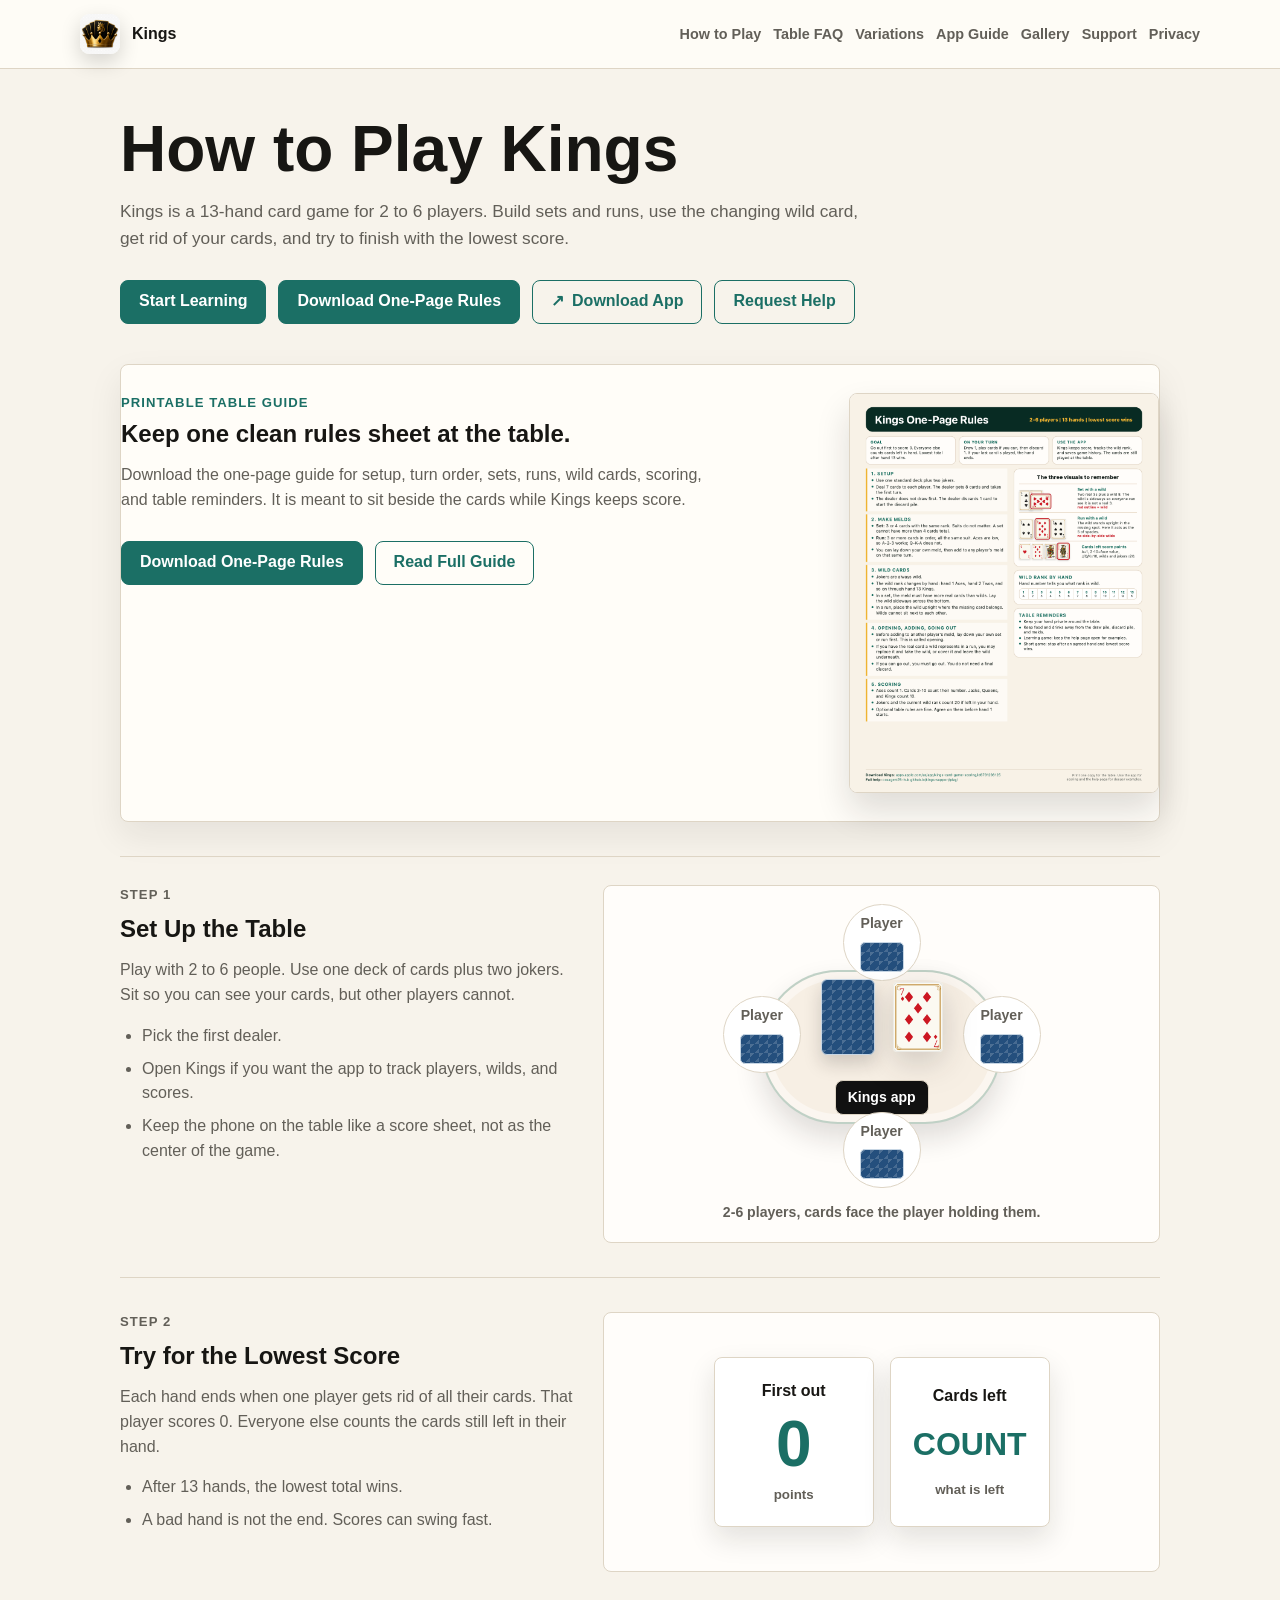
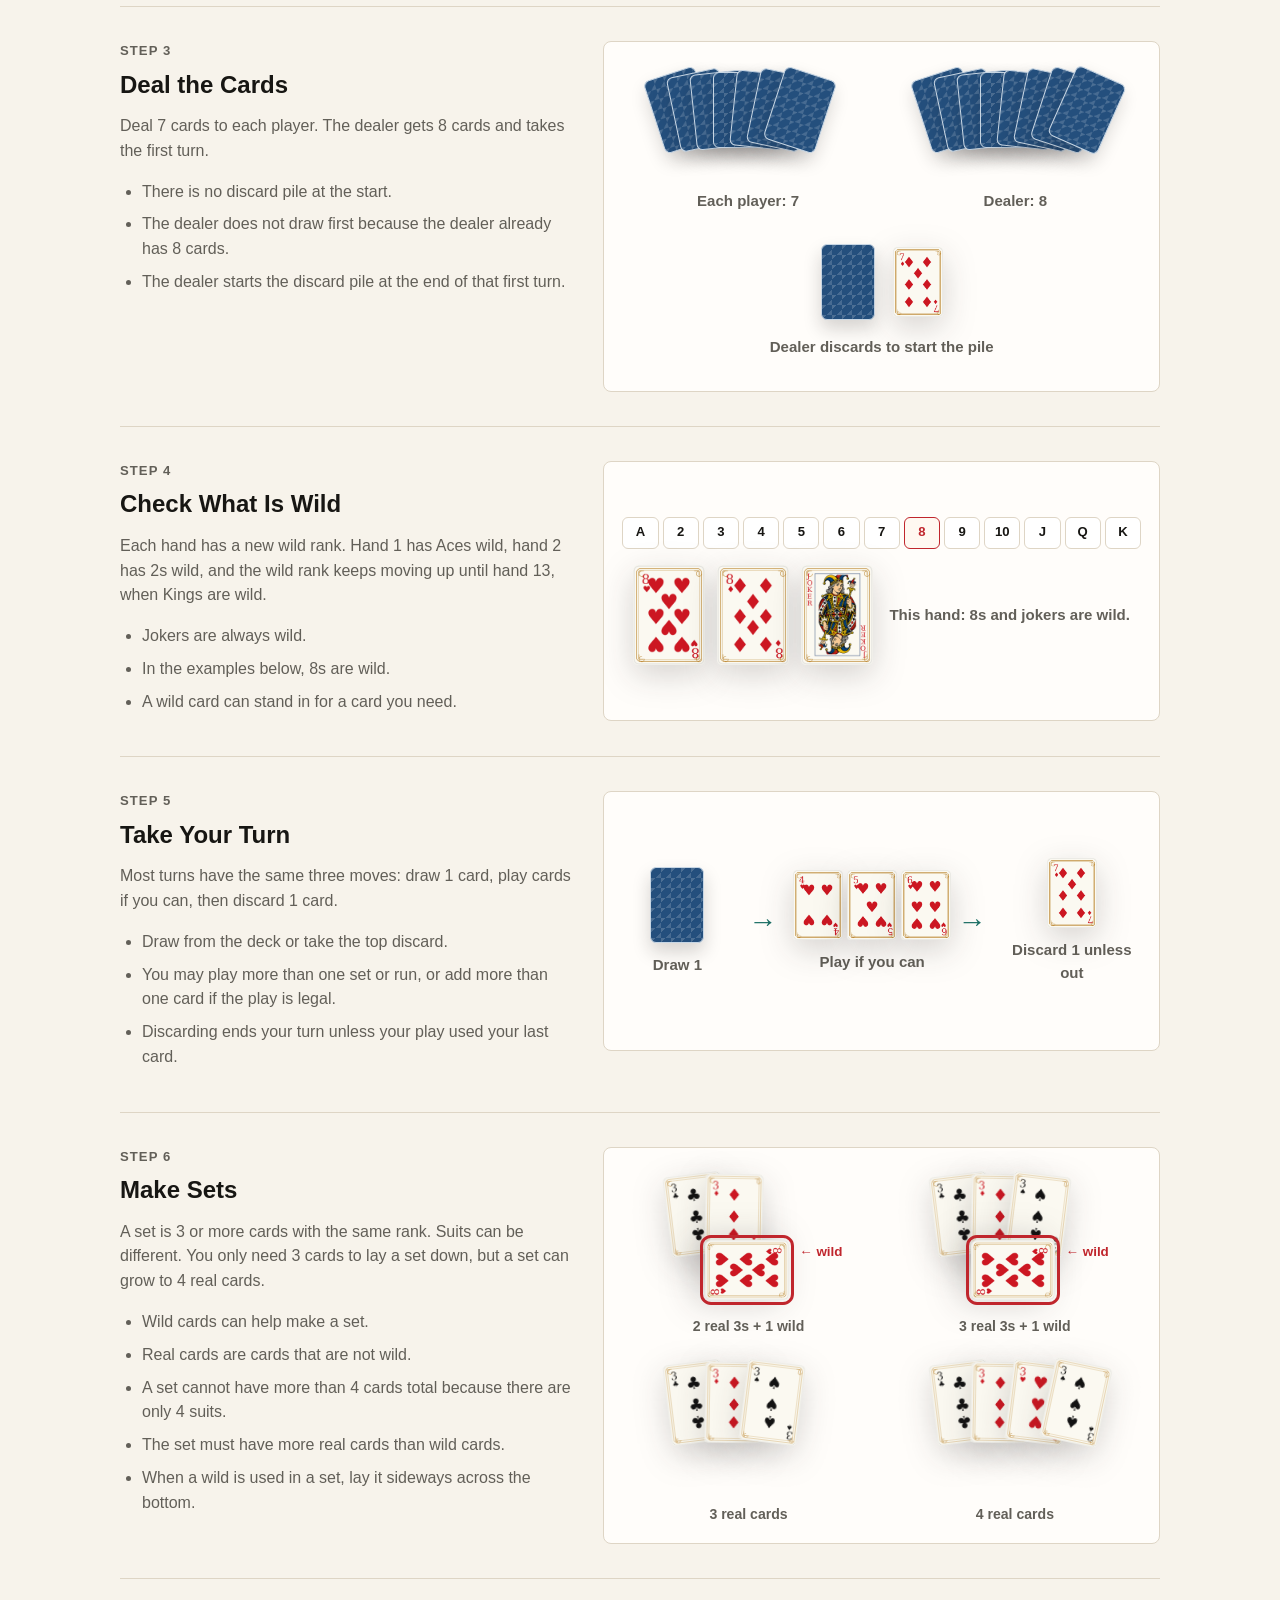
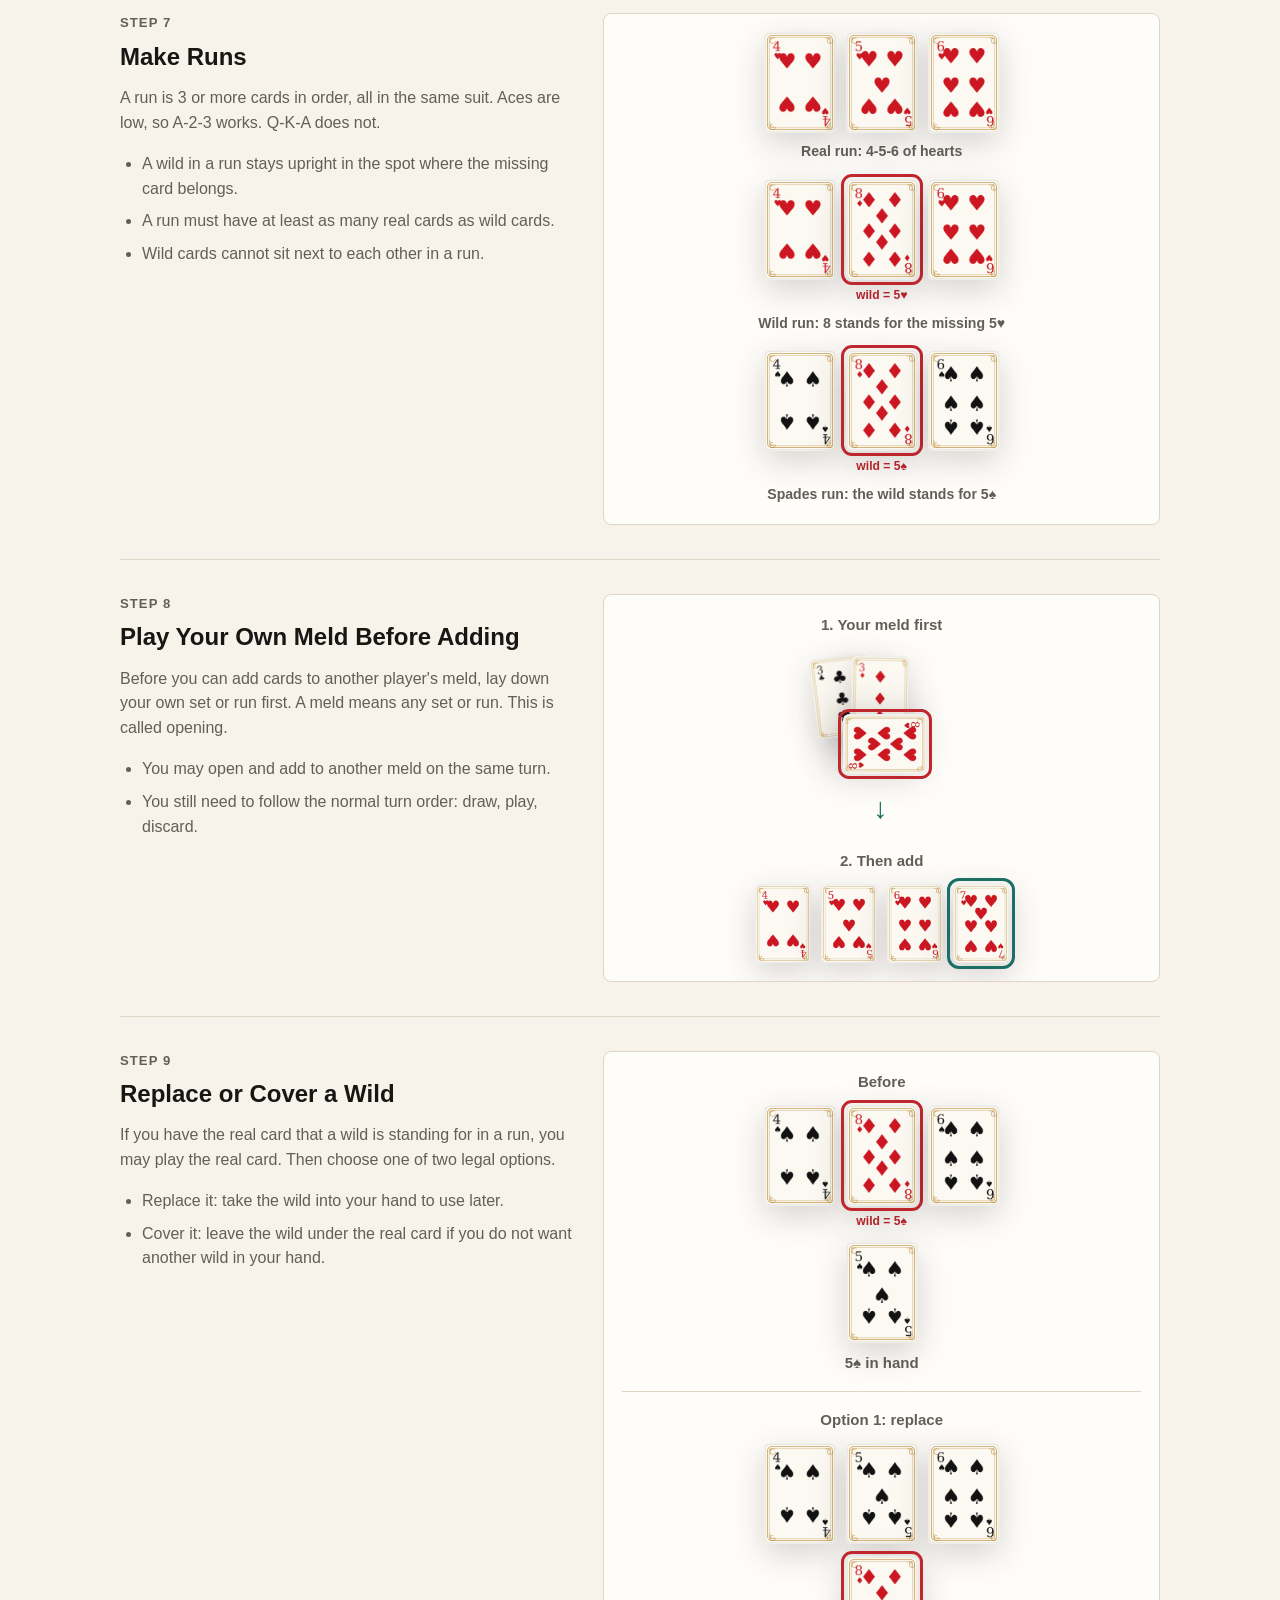
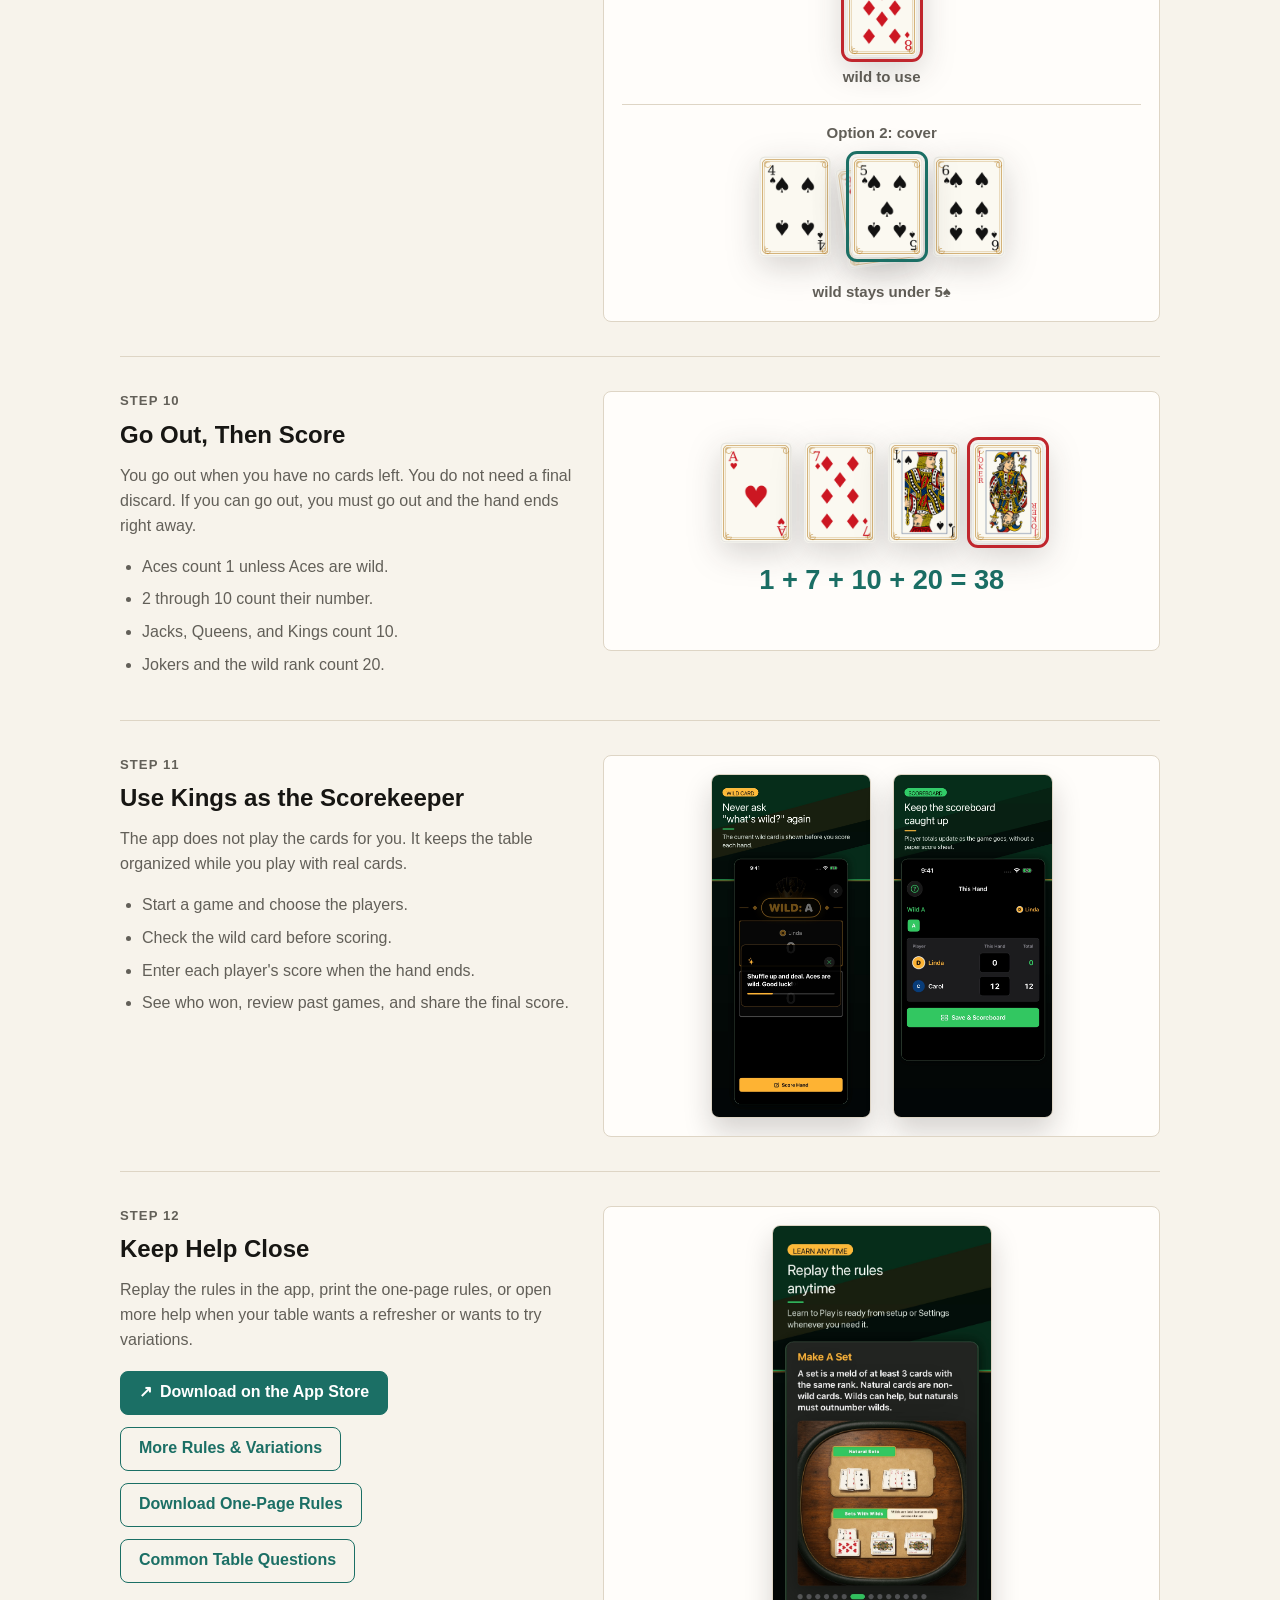
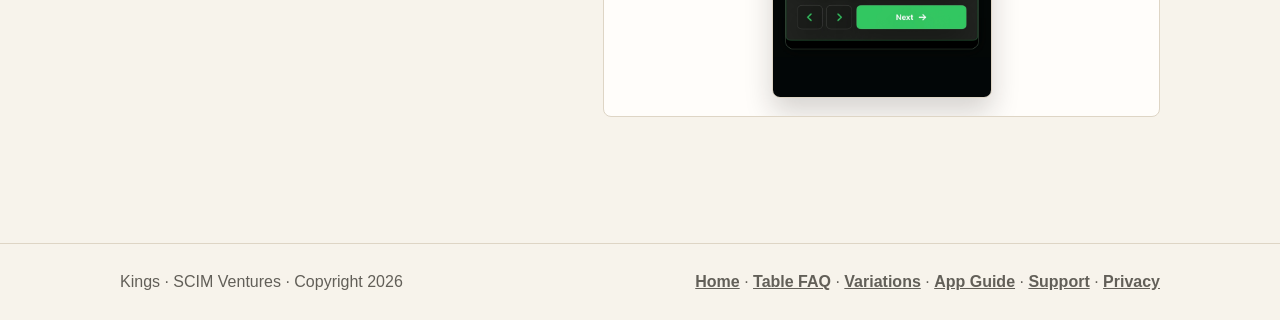
<file: play/index.html>
<!doctype html>
<html lang="en">
  <head>
    <meta charset="utf-8">
    <meta name="viewport" content="width=device-width, initial-scale=1">
    <title>How to Play Kings</title>
    <meta name="description" content="Plain-language rules for playing Kings, the family card game tracked by the Kings iOS app.">
    <link rel="stylesheet" href="../assets/styles.css?v=20260821-help-refresh">
  </head>
  <body>
    <header class="site-header">
      <nav class="nav" aria-label="Main navigation">
        <a class="brand" href="../">
          <img src="../assets/kings-icon.png" alt="Kings app icon">
          <span>Kings</span>
        </a>
        <div class="nav-links">
          <a href="./">How to Play</a>
          <a href="../faq/">Table FAQ</a>
          <a href="../variations/">Variations</a>
          <a href="../app-guide/">App Guide</a>
          <a href="../gallery/">Gallery</a>
          <a href="../support/">Support</a>
          <a href="../privacy/">Privacy</a>
        </div>
      </nav>
    </header>

    <main class="content play-guide">
      <div class="page-title">
        <h1>How to Play Kings</h1>
        <p>Kings is a 13-hand card game for 2 to 6 players. Build sets and runs, use the changing wild card, get rid of your cards, and try to finish with the lowest score.</p>
        <div class="actions">
          <a class="button" href="#how-to-flow">Start Learning</a>
          <a class="button" href="../assets/rules/kings-one-page-rules.pdf" download>Download One-Page Rules</a>
          <a class="button secondary store-button" data-app-store-link href="https://apps.apple.com/us/app/kings-card-game-scoring/id6791298125">Download App</a>
          <a class="button secondary" href="../support/#support-contact">Request Help</a>
        </div>
      </div>

      <section class="print-guide-panel" aria-labelledby="print-guide-title">
        <div class="print-guide-copy">
          <p class="eyebrow">Printable table guide</p>
          <h2 id="print-guide-title">Keep one clean rules sheet at the table.</h2>
          <p>Download the one-page guide for setup, turn order, sets, runs, wild cards, scoring, and table reminders. It is meant to sit beside the cards while Kings keeps score.</p>
          <div class="actions">
            <a class="button" href="../assets/rules/kings-one-page-rules.pdf" download>Download One-Page Rules</a>
            <a class="button secondary" href="#how-to-flow">Read Full Guide</a>
          </div>
        </div>
        <a class="print-guide-preview" href="../assets/rules/kings-one-page-rules.pdf" aria-label="Open the one-page Kings rules PDF">
          <img src="../assets/rules/kings-one-page-rules-preview.png" alt="Preview of the printable Kings one-page rules sheet">
        </a>
      </section>

      <section id="how-to-flow" class="how-flow">
        <article class="how-step">
          <div class="step-copy">
            <p class="step-label">Step 1</p>
            <h2>Set Up the Table</h2>
            <p>Play with 2 to 6 people. Use one deck of cards plus two jokers. Sit so you can see your cards, but other players cannot.</p>
            <ul>
              <li>Pick the first dealer.</li>
              <li>Open Kings if you want the app to track players, wilds, and scores.</li>
              <li>Keep the phone on the table like a score sheet, not as the center of the game.</li>
            </ul>
          </div>
          <div class="step-visual table-setup-visual" aria-label="Table setup showing 2 to 6 players, private hands, draw pile, discard pile, and phone scorekeeper">
            <div class="table-diagram" aria-hidden="true">
              <div class="seat seat-top">Player</div>
              <div class="seat seat-right">Player</div>
              <div class="seat seat-bottom">Player</div>
              <div class="seat seat-left">Player</div>
              <div class="table-surface">
                <div class="table-piles">
                  <div class="card-back stack-back"></div>
                  <img class="rule-card small-card" src="../assets/cards/7_of_diamonds.png" alt="">
                </div>
                <div class="phone-token">Kings app</div>
              </div>
            </div>
            <div class="setup-note">2-6 players, cards face the player holding them.</div>
          </div>
        </article>

        <article class="how-step">
          <div class="step-copy">
            <p class="step-label">Step 2</p>
            <h2>Try for the Lowest Score</h2>
            <p>Each hand ends when one player gets rid of all their cards. That player scores 0. Everyone else counts the cards still left in their hand.</p>
            <ul>
              <li>After 13 hands, the lowest total wins.</li>
              <li>A bad hand is not the end. Scores can swing fast.</li>
            </ul>
          </div>
          <div class="step-visual score-visual" aria-label="Lowest score wins example">
            <div class="score-card zero-score">
              <strong>First out</strong>
              <span>0</span>
              <small>points</small>
            </div>
            <div class="score-card count-score">
              <strong>Cards left</strong>
              <span class="score-word">count</span>
              <small>what is left</small>
            </div>
          </div>
        </article>

        <article class="how-step">
          <div class="step-copy">
            <p class="step-label">Step 3</p>
            <h2>Deal the Cards</h2>
            <p>Deal 7 cards to each player. The dealer gets 8 cards and takes the first turn.</p>
            <ul>
              <li>There is no discard pile at the start.</li>
              <li>The dealer does not draw first because the dealer already has 8 cards.</li>
              <li>The dealer starts the discard pile at the end of that first turn.</li>
            </ul>
          </div>
          <div class="step-visual deal-visual" aria-label="Each player gets seven cards, dealer gets eight, and the first discard starts the discard pile">
            <div class="deal-block">
              <div class="back-fan seven-cards" aria-hidden="true">
                <span></span><span></span><span></span><span></span><span></span><span></span><span></span>
              </div>
              <p>Each player: 7</p>
            </div>
            <div class="deal-block">
              <div class="back-fan eight-cards" aria-hidden="true">
                <span></span><span></span><span></span><span></span><span></span><span></span><span></span><span></span>
              </div>
              <p>Dealer: 8</p>
            </div>
            <div class="deal-block first-discard">
              <div class="table-piles">
                <div class="card-back stack-back" aria-hidden="true"></div>
                <img class="rule-card small-card" loading="lazy" src="../assets/cards/7_of_diamonds.png" alt="7 of diamonds starts the discard pile">
              </div>
              <p>Dealer discards to start the pile</p>
            </div>
          </div>
        </article>

        <article class="how-step">
          <div class="step-copy">
            <p class="step-label">Step 4</p>
            <h2>Check What Is Wild</h2>
            <p>Each hand has a new wild rank. Hand 1 has Aces wild, hand 2 has 2s wild, and the wild rank keeps moving up until hand 13, when Kings are wild.</p>
            <ul>
              <li>Jokers are always wild.</li>
              <li>In the examples below, 8s are wild.</li>
              <li>A wild card can stand in for a card you need.</li>
            </ul>
          </div>
          <div class="step-visual wild-visual" aria-label="8s and jokers are wild in this example">
            <div class="wild-ladder" aria-label="Wild cards move from A through K">
              <span>A</span><span>2</span><span>3</span><span>4</span><span>5</span><span>6</span><span>7</span><strong>8</strong><span>9</span><span>10</span><span>J</span><span>Q</span><span>K</span>
            </div>
            <div class="card-row">
              <img class="rule-card" loading="lazy" src="../assets/cards/8_of_hearts.png" alt="8 of hearts wild card">
              <img class="rule-card" loading="lazy" src="../assets/cards/8_of_diamonds.png" alt="8 of diamonds wild card">
              <img class="rule-card" loading="lazy" src="../assets/cards/joker_red.png" alt="Red joker wild card">
            </div>
            <p class="visual-note">This hand: 8s and jokers are wild.</p>
          </div>
        </article>

        <article class="how-step">
          <div class="step-copy">
            <p class="step-label">Step 5</p>
            <h2>Take Your Turn</h2>
            <p>Most turns have the same three moves: draw 1 card, play cards if you can, then discard 1 card.</p>
            <ul>
              <li>Draw from the deck or take the top discard.</li>
              <li>You may play more than one set or run, or add more than one card if the play is legal.</li>
              <li>Discarding ends your turn unless your play used your last card.</li>
            </ul>
          </div>
          <div class="step-visual turn-visual" aria-label="Draw, play, discard turn flow">
            <div class="pile-block">
              <div class="card-back stack-back" aria-hidden="true"></div>
              <span>Draw 1</span>
            </div>
            <div class="turn-arrow">→</div>
            <div class="pile-block">
              <div class="mini-meld">
                <img class="rule-card small-card" loading="lazy" src="../assets/cards/4_of_hearts.png" alt="4 of hearts">
                <img class="rule-card small-card" loading="lazy" src="../assets/cards/5_of_hearts.png" alt="5 of hearts">
                <img class="rule-card small-card" loading="lazy" src="../assets/cards/6_of_hearts.png" alt="6 of hearts">
              </div>
              <span>Play if you can</span>
            </div>
            <div class="turn-arrow">→</div>
            <div class="pile-block">
              <img class="rule-card small-card" loading="lazy" src="../assets/cards/7_of_diamonds.png" alt="7 of diamonds discard">
              <span>Discard 1 unless out</span>
            </div>
          </div>
        </article>

        <article class="how-step">
          <div class="step-copy">
            <p class="step-label">Step 6</p>
            <h2>Make Sets</h2>
            <p>A set is 3 or more cards with the same rank. Suits can be different. You only need 3 cards to lay a set down, but a set can grow to 4 real cards.</p>
            <ul>
              <li>Wild cards can help make a set.</li>
              <li>Real cards are cards that are not wild.</li>
              <li>A set cannot have more than 4 cards total because there are only 4 suits.</li>
              <li>The set must have more real cards than wild cards.</li>
              <li>When a wild is used in a set, lay it sideways across the bottom.</li>
            </ul>
          </div>
          <div class="step-visual set-visual" aria-label="Set examples using real Kings card images">
            <div class="set-grid">
              <figure>
                <div class="real-set two-plus-wild">
                  <img class="real-card c1" loading="lazy" src="../assets/cards/3_of_clubs.png" alt="3 of clubs">
                  <img class="real-card c2" loading="lazy" src="../assets/cards/3_of_diamonds.png" alt="3 of diamonds">
                  <img class="real-card wild-sideways" loading="lazy" src="../assets/cards/8_of_hearts.png" alt="8 of hearts wild laid sideways">
                  <span class="red-callout">wild</span>
                </div>
                <figcaption>2 real 3s + 1 wild</figcaption>
              </figure>
              <figure>
                <div class="real-set three-plus-wild">
                  <img class="real-card c1" loading="lazy" src="../assets/cards/3_of_clubs.png" alt="3 of clubs">
                  <img class="real-card c2" loading="lazy" src="../assets/cards/3_of_diamonds.png" alt="3 of diamonds">
                  <img class="real-card c3" loading="lazy" src="../assets/cards/3_of_spades.png" alt="3 of spades">
                  <img class="real-card wild-sideways" loading="lazy" src="../assets/cards/8_of_hearts.png" alt="8 of hearts wild laid sideways">
                  <span class="red-callout">wild</span>
                </div>
                <figcaption>3 real 3s + 1 wild</figcaption>
              </figure>
              <figure>
                <div class="real-set natural-three">
                  <img class="real-card c1" loading="lazy" src="../assets/cards/3_of_clubs.png" alt="3 of clubs">
                  <img class="real-card c2" loading="lazy" src="../assets/cards/3_of_diamonds.png" alt="3 of diamonds">
                  <img class="real-card c3" loading="lazy" src="../assets/cards/3_of_spades.png" alt="3 of spades">
                </div>
                <figcaption>3 real cards</figcaption>
              </figure>
              <figure>
                <div class="real-set natural-four">
                  <img class="real-card c1" loading="lazy" src="../assets/cards/3_of_clubs.png" alt="3 of clubs">
                  <img class="real-card c2" loading="lazy" src="../assets/cards/3_of_diamonds.png" alt="3 of diamonds">
                  <img class="real-card c3" loading="lazy" src="../assets/cards/3_of_hearts.png" alt="3 of hearts">
                  <img class="real-card c4" loading="lazy" src="../assets/cards/3_of_spades.png" alt="3 of spades">
                </div>
                <figcaption>4 real cards</figcaption>
              </figure>
            </div>
          </div>
        </article>

        <article class="how-step">
          <div class="step-copy">
            <p class="step-label">Step 7</p>
            <h2>Make Runs</h2>
            <p>A run is 3 or more cards in order, all in the same suit. Aces are low, so A-2-3 works. Q-K-A does not.</p>
            <ul>
              <li>A wild in a run stays upright in the spot where the missing card belongs.</li>
              <li>A run must have at least as many real cards as wild cards.</li>
              <li>Wild cards cannot sit next to each other in a run.</li>
            </ul>
          </div>
          <div class="step-visual run-visual" aria-label="Run examples using real Kings card images">
            <figure class="run-example">
              <div class="real-run">
                <img class="real-card" loading="lazy" src="../assets/cards/4_of_hearts.png" alt="4 of hearts">
                <img class="real-card" loading="lazy" src="../assets/cards/5_of_hearts.png" alt="5 of hearts">
                <img class="real-card" loading="lazy" src="../assets/cards/6_of_hearts.png" alt="6 of hearts">
              </div>
              <figcaption>Real run: 4-5-6 of hearts</figcaption>
            </figure>
            <figure class="run-example">
              <div class="real-run">
                <img class="real-card" loading="lazy" src="../assets/cards/4_of_hearts.png" alt="4 of hearts">
                <span class="wild-run-card">
                  <img class="real-card highlighted-wild" loading="lazy" src="../assets/cards/8_of_diamonds.png" alt="8 of diamonds wild standing for 5 of hearts">
                  <small>wild = 5♥</small>
                </span>
                <img class="real-card" loading="lazy" src="../assets/cards/6_of_hearts.png" alt="6 of hearts">
              </div>
              <figcaption>Wild run: 8 stands for the missing 5♥</figcaption>
            </figure>
            <figure class="run-example">
              <div class="real-run">
                <img class="real-card" loading="lazy" src="../assets/cards/4_of_spades.png" alt="4 of spades">
                <span class="wild-run-card">
                  <img class="real-card highlighted-wild" loading="lazy" src="../assets/cards/8_of_diamonds.png" alt="8 of diamonds wild standing for 5 of spades">
                  <small>wild = 5♠</small>
                </span>
                <img class="real-card" loading="lazy" src="../assets/cards/6_of_spades.png" alt="6 of spades">
              </div>
              <figcaption>Spades run: the wild stands for 5♠</figcaption>
            </figure>
          </div>
        </article>

        <article class="how-step">
          <div class="step-copy">
            <p class="step-label">Step 8</p>
            <h2>Play Your Own Meld Before Adding</h2>
            <p>Before you can add cards to another player's meld, lay down your own set or run first. A meld means any set or run. This is called opening.</p>
            <ul>
              <li>You may open and add to another meld on the same turn.</li>
              <li>You still need to follow the normal turn order: draw, play, discard.</li>
            </ul>
          </div>
          <div class="step-visual open-visual" aria-label="Open with your own meld, then add a card that fits">
            <div class="open-panel">
              <strong>1. Your meld first</strong>
              <div class="real-set compact-real-set">
                <img class="real-card c1" loading="lazy" src="../assets/cards/3_of_clubs.png" alt="3 of clubs">
                <img class="real-card c2" loading="lazy" src="../assets/cards/3_of_diamonds.png" alt="3 of diamonds">
                <img class="real-card wild-sideways" loading="lazy" src="../assets/cards/8_of_hearts.png" alt="8 of hearts wild laid sideways">
              </div>
            </div>
            <div class="turn-arrow">→</div>
            <div class="open-panel">
              <strong>2. Then add</strong>
              <div class="real-run add-run">
                <img class="real-card" loading="lazy" src="../assets/cards/4_of_hearts.png" alt="4 of hearts">
                <img class="real-card" loading="lazy" src="../assets/cards/5_of_hearts.png" alt="5 of hearts">
                <img class="real-card" loading="lazy" src="../assets/cards/6_of_hearts.png" alt="6 of hearts">
                <img class="real-card added-real-card" loading="lazy" src="../assets/cards/7_of_hearts.png" alt="7 of hearts added to the run">
              </div>
            </div>
          </div>
        </article>

        <article class="how-step">
          <div class="step-copy">
            <p class="step-label">Step 9</p>
            <h2>Replace or Cover a Wild</h2>
            <p>If you have the real card that a wild is standing for in a run, you may play the real card. Then choose one of two legal options.</p>
            <ul>
              <li>Replace it: take the wild into your hand to use later.</li>
              <li>Cover it: leave the wild under the real card if you do not want another wild in your hand.</li>
            </ul>
          </div>
          <div class="step-visual replace-visual" aria-label="Wild replacement and covering options before and after">
            <div class="replace-panel">
              <strong>Before</strong>
              <div class="real-run">
                <img class="real-card" loading="lazy" src="../assets/cards/4_of_spades.png" alt="4 of spades">
                <span class="wild-run-card">
                  <img class="real-card highlighted-wild" loading="lazy" src="../assets/cards/8_of_diamonds.png" alt="8 of diamonds wild standing for 5 of spades">
                  <small>wild = 5♠</small>
                </span>
                <img class="real-card" loading="lazy" src="../assets/cards/6_of_spades.png" alt="6 of spades">
              </div>
              <div class="hand-card-real">
                <img class="real-card" loading="lazy" src="../assets/cards/5_of_spades.png" alt="5 of spades in hand">
                <span>5♠ in hand</span>
              </div>
            </div>
            <div class="replace-panel">
              <strong>Option 1: replace</strong>
              <div class="real-run">
                <img class="real-card" loading="lazy" src="../assets/cards/4_of_spades.png" alt="4 of spades">
                <img class="real-card" loading="lazy" src="../assets/cards/5_of_spades.png" alt="5 of spades">
                <img class="real-card" loading="lazy" src="../assets/cards/6_of_spades.png" alt="6 of spades">
              </div>
              <div class="hand-card-real">
                <img class="real-card highlighted-wild" loading="lazy" src="../assets/cards/8_of_diamonds.png" alt="8 of diamonds wild now in hand">
                <span>wild to use</span>
              </div>
            </div>
            <div class="replace-panel">
              <strong>Option 2: cover</strong>
              <div class="real-run">
                <img class="real-card" loading="lazy" src="../assets/cards/4_of_spades.png" alt="4 of spades">
                <span class="covered-wild-card">
                  <img class="real-card covered-back" loading="lazy" src="../assets/cards/8_of_diamonds.png" alt="8 of diamonds wild covered by the 5 of spades">
                  <img class="real-card covered-front" loading="lazy" src="../assets/cards/5_of_spades.png" alt="5 of spades covering the wild">
                </span>
                <img class="real-card" loading="lazy" src="../assets/cards/6_of_spades.png" alt="6 of spades">
              </div>
              <div class="hand-card-real">
                <span>wild stays under 5♠</span>
              </div>
            </div>
          </div>
        </article>

        <article class="how-step">
          <div class="step-copy">
            <p class="step-label">Step 10</p>
            <h2>Go Out, Then Score</h2>
            <p>You go out when you have no cards left. You do not need a final discard. If you can go out, you must go out and the hand ends right away.</p>
            <ul>
              <li>Aces count 1 unless Aces are wild.</li>
              <li>2 through 10 count their number.</li>
              <li>Jacks, Queens, and Kings count 10.</li>
              <li>Jokers and the wild rank count 20.</li>
            </ul>
          </div>
          <div class="step-visual count-visual" aria-label="Scoring example with cards left in a player's hand">
            <div class="card-row scoring-row">
              <img class="rule-card" loading="lazy" src="../assets/cards/ace_of_hearts.png" alt="Ace of hearts worth 1 point">
              <img class="rule-card" loading="lazy" src="../assets/cards/7_of_diamonds.png" alt="7 of diamonds worth 7 points">
              <img class="rule-card" loading="lazy" src="../assets/cards/jack_of_spades.png" alt="Jack of spades worth 10 points">
              <img class="rule-card highlighted-wild" loading="lazy" src="../assets/cards/joker_red.png" alt="Red joker worth 20 points">
            </div>
            <p class="score-equation">1 + 7 + 10 + 20 = 38</p>
          </div>
        </article>

        <article class="how-step">
          <div class="step-copy">
            <p class="step-label">Step 11</p>
            <h2>Use Kings as the Scorekeeper</h2>
            <p>The app does not play the cards for you. It keeps the table organized while you play with real cards.</p>
            <ul>
              <li>Start a game and choose the players.</li>
              <li>Check the wild card before scoring.</li>
              <li>Enter each player's score when the hand ends.</li>
              <li>See who won, review past games, and share the final score.</li>
            </ul>
          </div>
          <div class="step-visual app-visual" aria-label="Kings app wild and scoreboard screenshots">
            <img class="phone-preview" loading="lazy" src="../assets/screenshots/app-store-1.3.0/iphone-6.5/06-never-ask-whats-wild-again.jpg" alt="Kings app wild card screen.">
            <img class="phone-preview" loading="lazy" src="../assets/screenshots/app-store-1.3.0/iphone-6.5/07-keep-the-scoreboard-caught-up.jpg" alt="Kings app scoreboard screen.">
          </div>
        </article>

        <article class="how-step final-step">
          <div class="step-copy">
            <p class="step-label">Step 12</p>
            <h2>Keep Help Close</h2>
            <p>Replay the rules in the app, print the one-page rules, or open more help when your table wants a refresher or wants to try variations.</p>
            <div class="actions">
              <a class="button store-button" data-app-store-link href="https://apps.apple.com/us/app/kings-card-game-scoring/id6791298125">Download on the App Store</a>
              <a class="button secondary" href="../variations/">More Rules &amp; Variations</a>
              <a class="button secondary" href="../assets/rules/kings-one-page-rules.pdf" download>Download One-Page Rules</a>
              <a class="button secondary" href="../faq/">Common Table Questions</a>
            </div>
          </div>
          <div class="step-visual help-visual" aria-label="Kings app help and rules screenshot">
            <img class="phone-preview large-phone" loading="lazy" src="../assets/screenshots/app-store-1.3.0/iphone-6.5/10-replay-the-rules-anytime.jpg" alt="Kings app Learn To Play and support screen.">
          </div>
        </article>
      </section>
    </main>

    <footer class="site-footer">
      <div class="footer-inner">
        <span>Kings · SCIM Ventures · Copyright 2026</span>
        <span><a href="../">Home</a> · <a href="../faq/">Table FAQ</a> · <a href="../variations/">Variations</a> · <a href="../app-guide/">App Guide</a> · <a href="../support/">Support</a> · <a href="../privacy/">Privacy</a></span>
      </div>
    </footer>
    <script src="../assets/app-store-metadata.js?v=20260816"></script>
  </body>
</html>
</file>
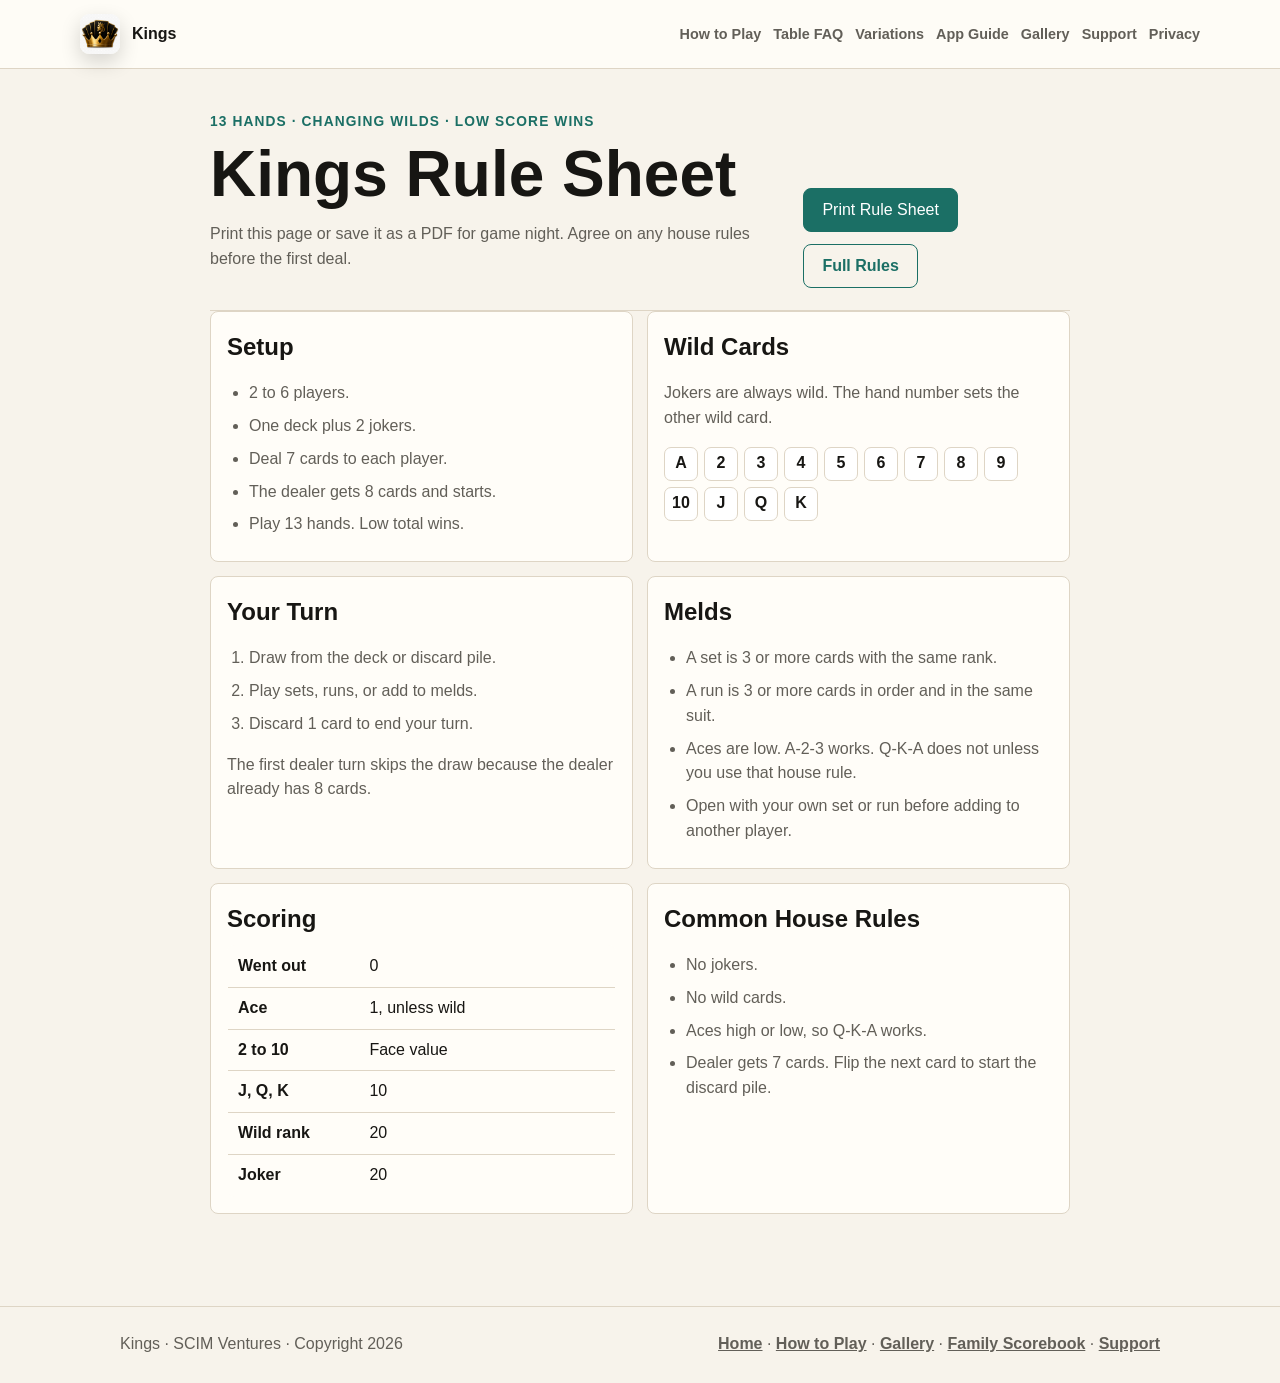
<file: printable/index.html>
<!doctype html>
<html lang="en">
  <head>
    <meta charset="utf-8">
    <meta name="viewport" content="width=device-width, initial-scale=1">
    <title>Kings Printable Rule Sheet</title>
    <meta name="description" content="A printable one-page rule sheet for Kings.">
    <link rel="stylesheet" href="../assets/styles.css?v=20260731">
  </head>
  <body>
    <header class="site-header">
      <nav class="nav" aria-label="Main navigation">
        <a class="brand" href="../">
          <img src="../assets/kings-icon.png" alt="Kings app icon">
          <span>Kings</span>
        </a>
        <div class="nav-links">
          <a href="../play/">How to Play</a>
          <a href="../faq/">Table FAQ</a>
          <a href="../variations/">Variations</a>
          <a href="../app-guide/">App Guide</a>
          <a href="../gallery/">Gallery</a>
          <a href="../support/">Support</a>
          <a href="../privacy/">Privacy</a>
        </div>
      </nav>
    </header>

    <main class="content print-sheet">
      <div class="print-hero">
        <div>
          <p class="eyebrow">13 hands · changing wilds · low score wins</p>
          <h1>Kings Rule Sheet</h1>
          <p>Print this page or save it as a PDF for game night. Agree on any house rules before the first deal.</p>
        </div>
        <div class="actions">
          <button class="button" onclick="window.print()">Print Rule Sheet</button>
          <a class="button secondary" href="../play/">Full Rules</a>
        </div>
      </div>

      <section class="print-grid">
        <article class="print-card">
          <h2>Setup</h2>
          <ul>
            <li>2 to 6 players.</li>
            <li>One deck plus 2 jokers.</li>
            <li>Deal 7 cards to each player.</li>
            <li>The dealer gets 8 cards and starts.</li>
            <li>Play 13 hands. Low total wins.</li>
          </ul>
        </article>

        <article class="print-card">
          <h2>Wild Cards</h2>
          <p>Jokers are always wild. The hand number sets the other wild card.</p>
          <div class="wild-strip" aria-label="Wild order">
            <span>A</span><span>2</span><span>3</span><span>4</span><span>5</span><span>6</span><span>7</span><span>8</span><span>9</span><span>10</span><span>J</span><span>Q</span><span>K</span>
          </div>
        </article>

        <article class="print-card">
          <h2>Your Turn</h2>
          <ol>
            <li>Draw from the deck or discard pile.</li>
            <li>Play sets, runs, or add to melds.</li>
            <li>Discard 1 card to end your turn.</li>
          </ol>
          <p>The first dealer turn skips the draw because the dealer already has 8 cards.</p>
        </article>

        <article class="print-card">
          <h2>Melds</h2>
          <ul>
            <li>A set is 3 or more cards with the same rank.</li>
            <li>A run is 3 or more cards in order and in the same suit.</li>
            <li>Aces are low. A-2-3 works. Q-K-A does not unless you use that house rule.</li>
            <li>Open with your own set or run before adding to another player.</li>
          </ul>
        </article>

        <article class="print-card">
          <h2>Scoring</h2>
          <table class="rules-table compact">
            <tbody>
              <tr><th scope="row">Went out</th><td>0</td></tr>
              <tr><th scope="row">Ace</th><td>1, unless wild</td></tr>
              <tr><th scope="row">2 to 10</th><td>Face value</td></tr>
              <tr><th scope="row">J, Q, K</th><td>10</td></tr>
              <tr><th scope="row">Wild rank</th><td>20</td></tr>
              <tr><th scope="row">Joker</th><td>20</td></tr>
            </tbody>
          </table>
        </article>

        <article class="print-card">
          <h2>Common House Rules</h2>
          <ul>
            <li>No jokers.</li>
            <li>No wild cards.</li>
            <li>Aces high or low, so Q-K-A works.</li>
            <li>Dealer gets 7 cards. Flip the next card to start the discard pile.</li>
          </ul>
        </article>
      </section>
    </main>

    <footer class="site-footer">
      <div class="footer-inner">
        <span>Kings · SCIM Ventures · Copyright 2026</span>
        <span><a href="../">Home</a> · <a href="../play/">How to Play</a> · <a href="../gallery/">Gallery</a> · <a href="../family-scorebook/">Family Scorebook</a> · <a href="../support/">Support</a></span>
      </div>
    </footer>
  </body>
</html>
</file>
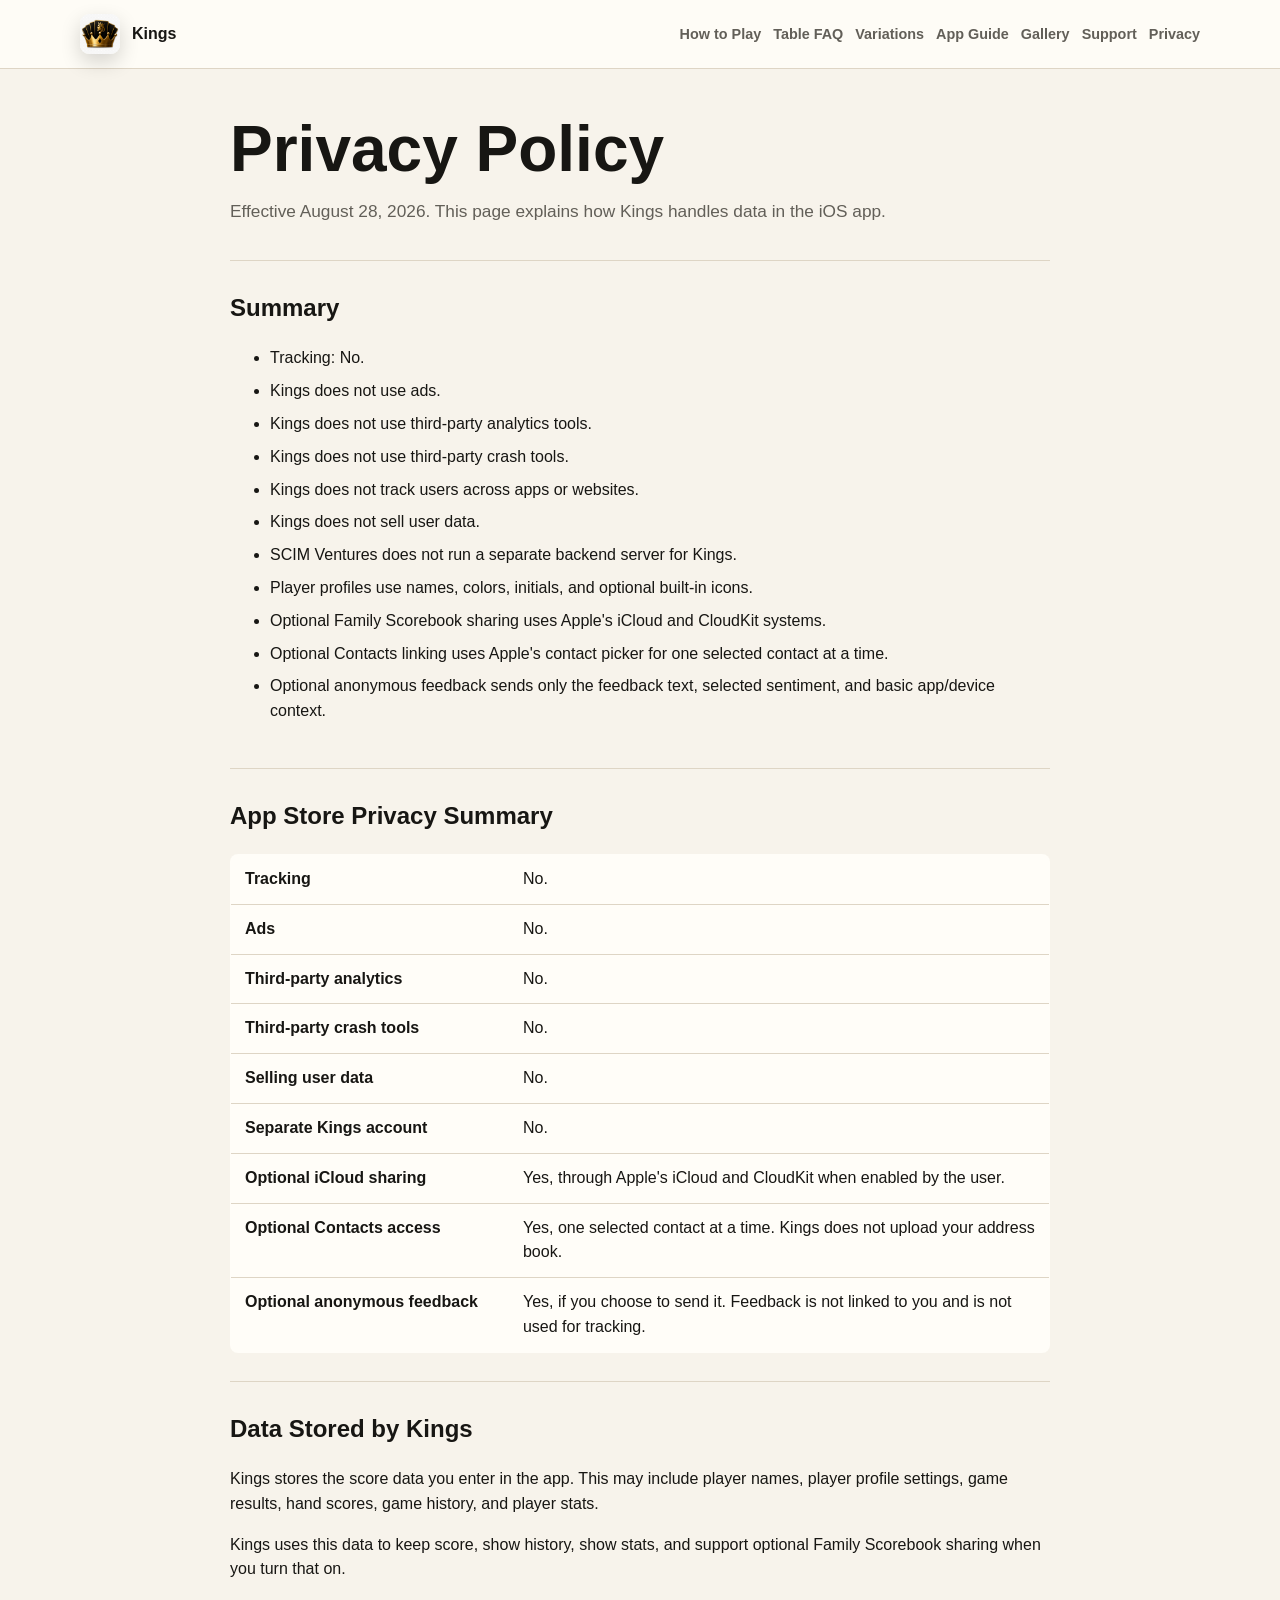
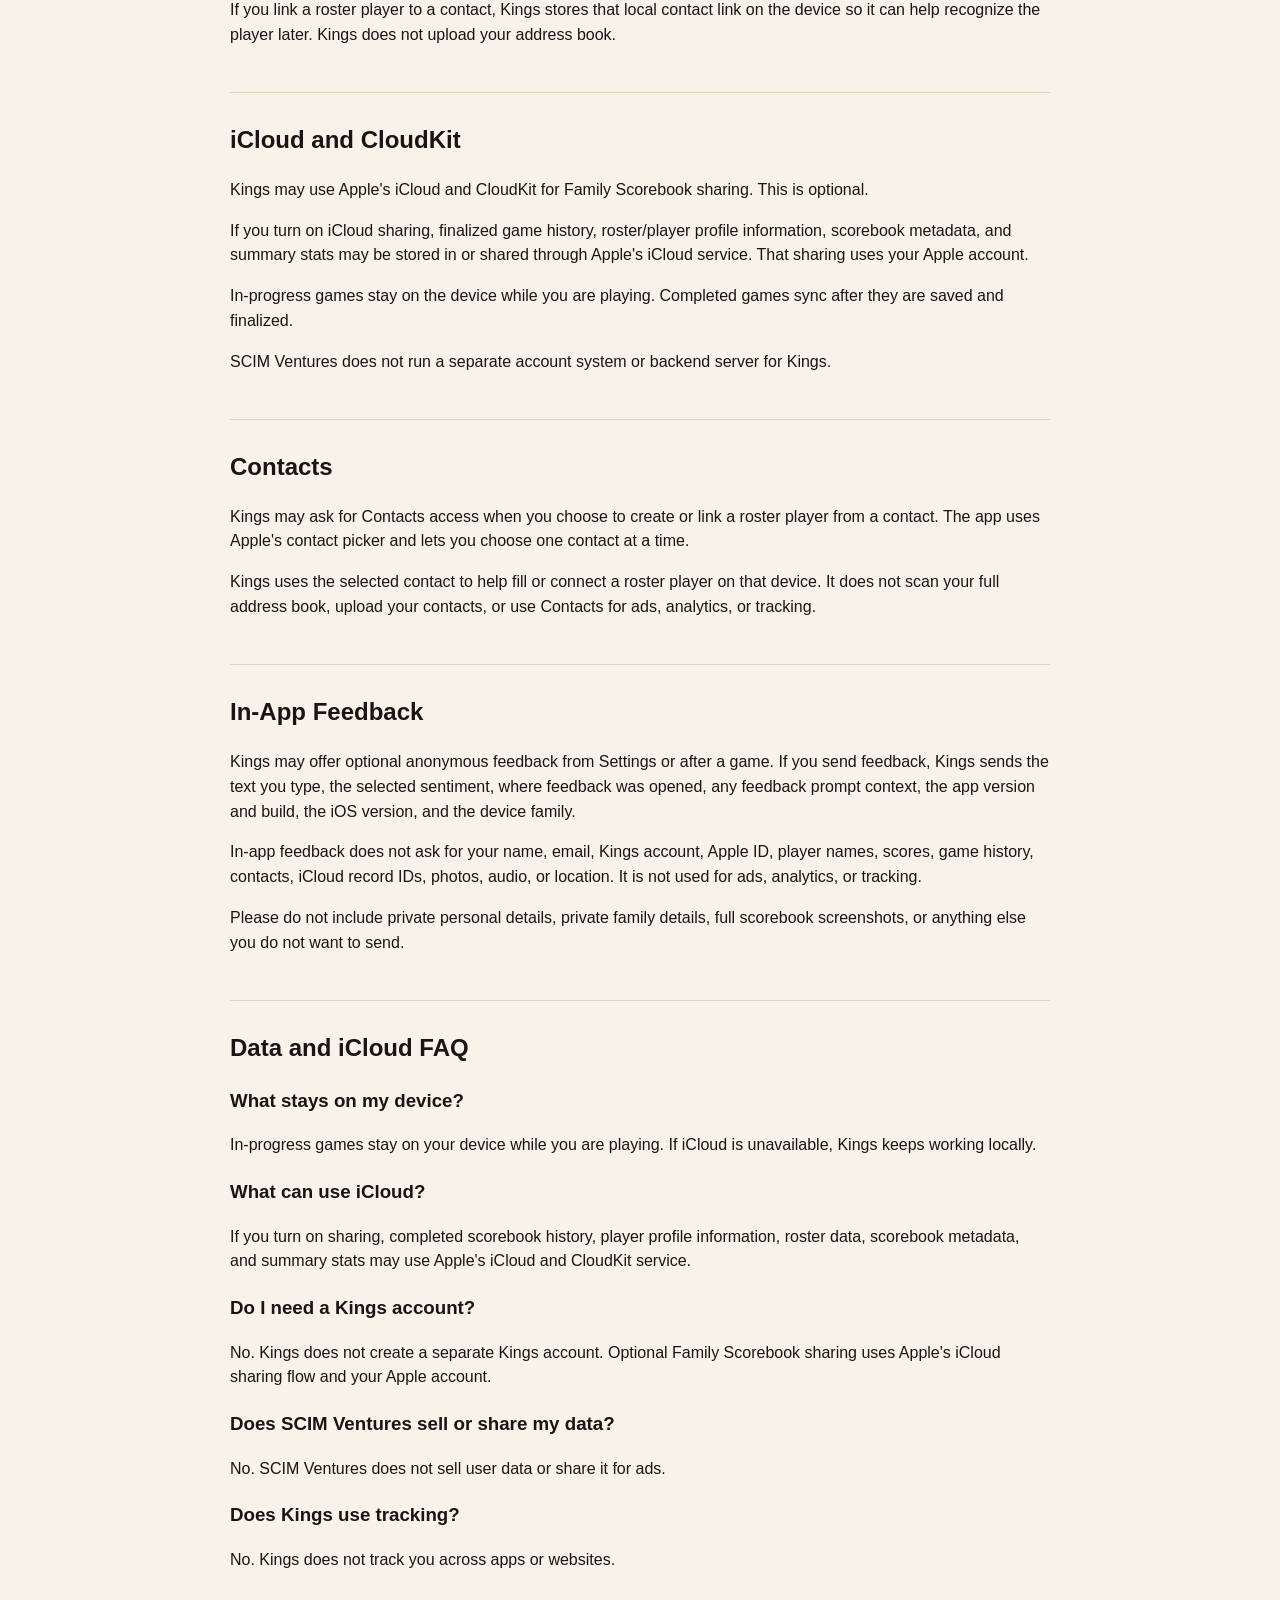
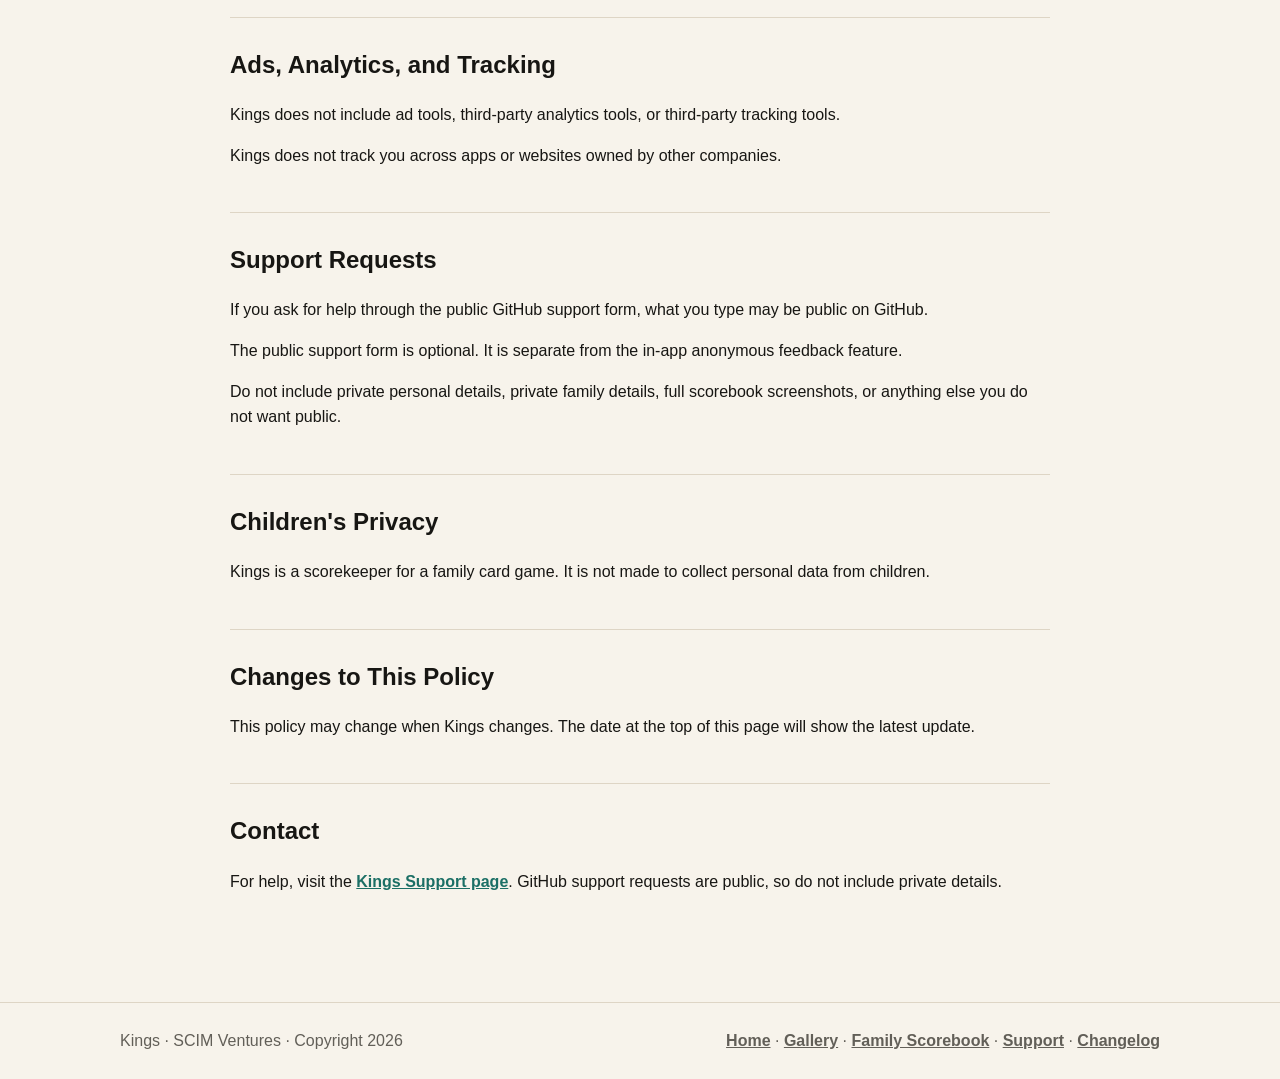
<file: privacy/index.html>
<!doctype html>
<html lang="en">
  <head>
    <meta charset="utf-8">
    <meta name="viewport" content="width=device-width, initial-scale=1">
    <title>Kings Privacy Policy</title>
    <meta name="description" content="Privacy policy for Kings, including optional iCloud scorebook sharing, Contacts linking, and anonymous feedback.">
    <link rel="stylesheet" href="../assets/styles.css?v=20260731">
  </head>
  <body>
    <header class="site-header">
      <nav class="nav" aria-label="Main navigation">
        <a class="brand" href="../">
          <img src="../assets/kings-icon.png" alt="Kings app icon">
          <span>Kings</span>
        </a>
        <div class="nav-links">
          <a href="../play/">How to Play</a>
          <a href="../faq/">Table FAQ</a>
          <a href="../variations/">Variations</a>
          <a href="../app-guide/">App Guide</a>
          <a href="../gallery/">Gallery</a>
          <a href="../support/">Support</a>
          <a href="./">Privacy</a>
        </div>
      </nav>
    </header>

    <main class="content">
      <div class="page-title">
        <h1>Privacy Policy</h1>
        <p>Effective August 28, 2026. This page explains how Kings handles data in the iOS app.</p>
      </div>

      <section>
        <h2>Summary</h2>
        <ul>
          <li>Tracking: No.</li>
          <li>Kings does not use ads.</li>
          <li>Kings does not use third-party analytics tools.</li>
          <li>Kings does not use third-party crash tools.</li>
          <li>Kings does not track users across apps or websites.</li>
          <li>Kings does not sell user data.</li>
          <li>SCIM Ventures does not run a separate backend server for Kings.</li>
          <li>Player profiles use names, colors, initials, and optional built-in icons.</li>
          <li>Optional Family Scorebook sharing uses Apple's iCloud and CloudKit systems.</li>
          <li>Optional Contacts linking uses Apple's contact picker for one selected contact at a time.</li>
          <li>Optional anonymous feedback sends only the feedback text, selected sentiment, and basic app/device context.</li>
        </ul>
      </section>

      <section>
        <h2>App Store Privacy Summary</h2>
        <table class="rules-table">
          <tbody>
            <tr><th scope="row">Tracking</th><td>No.</td></tr>
            <tr><th scope="row">Ads</th><td>No.</td></tr>
            <tr><th scope="row">Third-party analytics</th><td>No.</td></tr>
            <tr><th scope="row">Third-party crash tools</th><td>No.</td></tr>
            <tr><th scope="row">Selling user data</th><td>No.</td></tr>
            <tr><th scope="row">Separate Kings account</th><td>No.</td></tr>
            <tr><th scope="row">Optional iCloud sharing</th><td>Yes, through Apple's iCloud and CloudKit when enabled by the user.</td></tr>
            <tr><th scope="row">Optional Contacts access</th><td>Yes, one selected contact at a time. Kings does not upload your address book.</td></tr>
            <tr><th scope="row">Optional anonymous feedback</th><td>Yes, if you choose to send it. Feedback is not linked to you and is not used for tracking.</td></tr>
          </tbody>
        </table>
      </section>

      <section>
        <h2>Data Stored by Kings</h2>
        <p>Kings stores the score data you enter in the app. This may include player names, player profile settings, game results, hand scores, game history, and player stats.</p>
        <p>Kings uses this data to keep score, show history, show stats, and support optional Family Scorebook sharing when you turn that on.</p>
        <p>If you link a roster player to a contact, Kings stores that local contact link on the device so it can help recognize the player later. Kings does not upload your address book.</p>
      </section>

      <section id="icloud-and-cloudkit">
        <h2>iCloud and CloudKit</h2>
        <p>Kings may use Apple's iCloud and CloudKit for Family Scorebook sharing. This is optional.</p>
        <p>If you turn on iCloud sharing, finalized game history, roster/player profile information, scorebook metadata, and summary stats may be stored in or shared through Apple's iCloud service. That sharing uses your Apple account.</p>
        <p>In-progress games stay on the device while you are playing. Completed games sync after they are saved and finalized.</p>
        <p>SCIM Ventures does not run a separate account system or backend server for Kings.</p>
      </section>

      <section id="contacts">
        <h2>Contacts</h2>
        <p>Kings may ask for Contacts access when you choose to create or link a roster player from a contact. The app uses Apple's contact picker and lets you choose one contact at a time.</p>
        <p>Kings uses the selected contact to help fill or connect a roster player on that device. It does not scan your full address book, upload your contacts, or use Contacts for ads, analytics, or tracking.</p>
      </section>

      <section id="in-app-feedback">
        <h2>In-App Feedback</h2>
        <p>Kings may offer optional anonymous feedback from Settings or after a game. If you send feedback, Kings sends the text you type, the selected sentiment, where feedback was opened, any feedback prompt context, the app version and build, the iOS version, and the device family.</p>
        <p>In-app feedback does not ask for your name, email, Kings account, Apple ID, player names, scores, game history, contacts, iCloud record IDs, photos, audio, or location. It is not used for ads, analytics, or tracking.</p>
        <p>Please do not include private personal details, private family details, full scorebook screenshots, or anything else you do not want to send.</p>
      </section>

      <section>
        <h2>Data and iCloud FAQ</h2>
        <h3>What stays on my device?</h3>
        <p>In-progress games stay on your device while you are playing. If iCloud is unavailable, Kings keeps working locally.</p>

        <h3>What can use iCloud?</h3>
        <p>If you turn on sharing, completed scorebook history, player profile information, roster data, scorebook metadata, and summary stats may use Apple's iCloud and CloudKit service.</p>

        <h3>Do I need a Kings account?</h3>
        <p>No. Kings does not create a separate Kings account. Optional Family Scorebook sharing uses Apple's iCloud sharing flow and your Apple account.</p>

        <h3>Does SCIM Ventures sell or share my data?</h3>
        <p>No. SCIM Ventures does not sell user data or share it for ads.</p>

        <h3>Does Kings use tracking?</h3>
        <p>No. Kings does not track you across apps or websites.</p>
      </section>

      <section>
        <h2>Ads, Analytics, and Tracking</h2>
        <p>Kings does not include ad tools, third-party analytics tools, or third-party tracking tools.</p>
        <p>Kings does not track you across apps or websites owned by other companies.</p>
      </section>

      <section>
        <h2>Support Requests</h2>
        <p>If you ask for help through the public GitHub support form, what you type may be public on GitHub.</p>
        <p>The public support form is optional. It is separate from the in-app anonymous feedback feature.</p>
        <p>Do not include private personal details, private family details, full scorebook screenshots, or anything else you do not want public.</p>
      </section>

      <section>
        <h2>Children's Privacy</h2>
        <p>Kings is a scorekeeper for a family card game. It is not made to collect personal data from children.</p>
      </section>

      <section>
        <h2>Changes to This Policy</h2>
        <p>This policy may change when Kings changes. The date at the top of this page will show the latest update.</p>
      </section>

      <section>
        <h2>Contact</h2>
        <p>For help, visit the <a href="../support/">Kings Support page</a>. GitHub support requests are public, so do not include private details.</p>
      </section>
    </main>

    <footer class="site-footer">
      <div class="footer-inner">
        <span>Kings · SCIM Ventures · Copyright 2026</span>
        <span><a href="../">Home</a> · <a href="../gallery/">Gallery</a> · <a href="../family-scorebook/">Family Scorebook</a> · <a href="../support/">Support</a> · <a href="../changelog/">Changelog</a></span>
      </div>
    </footer>
  </body>
</html>
</file>
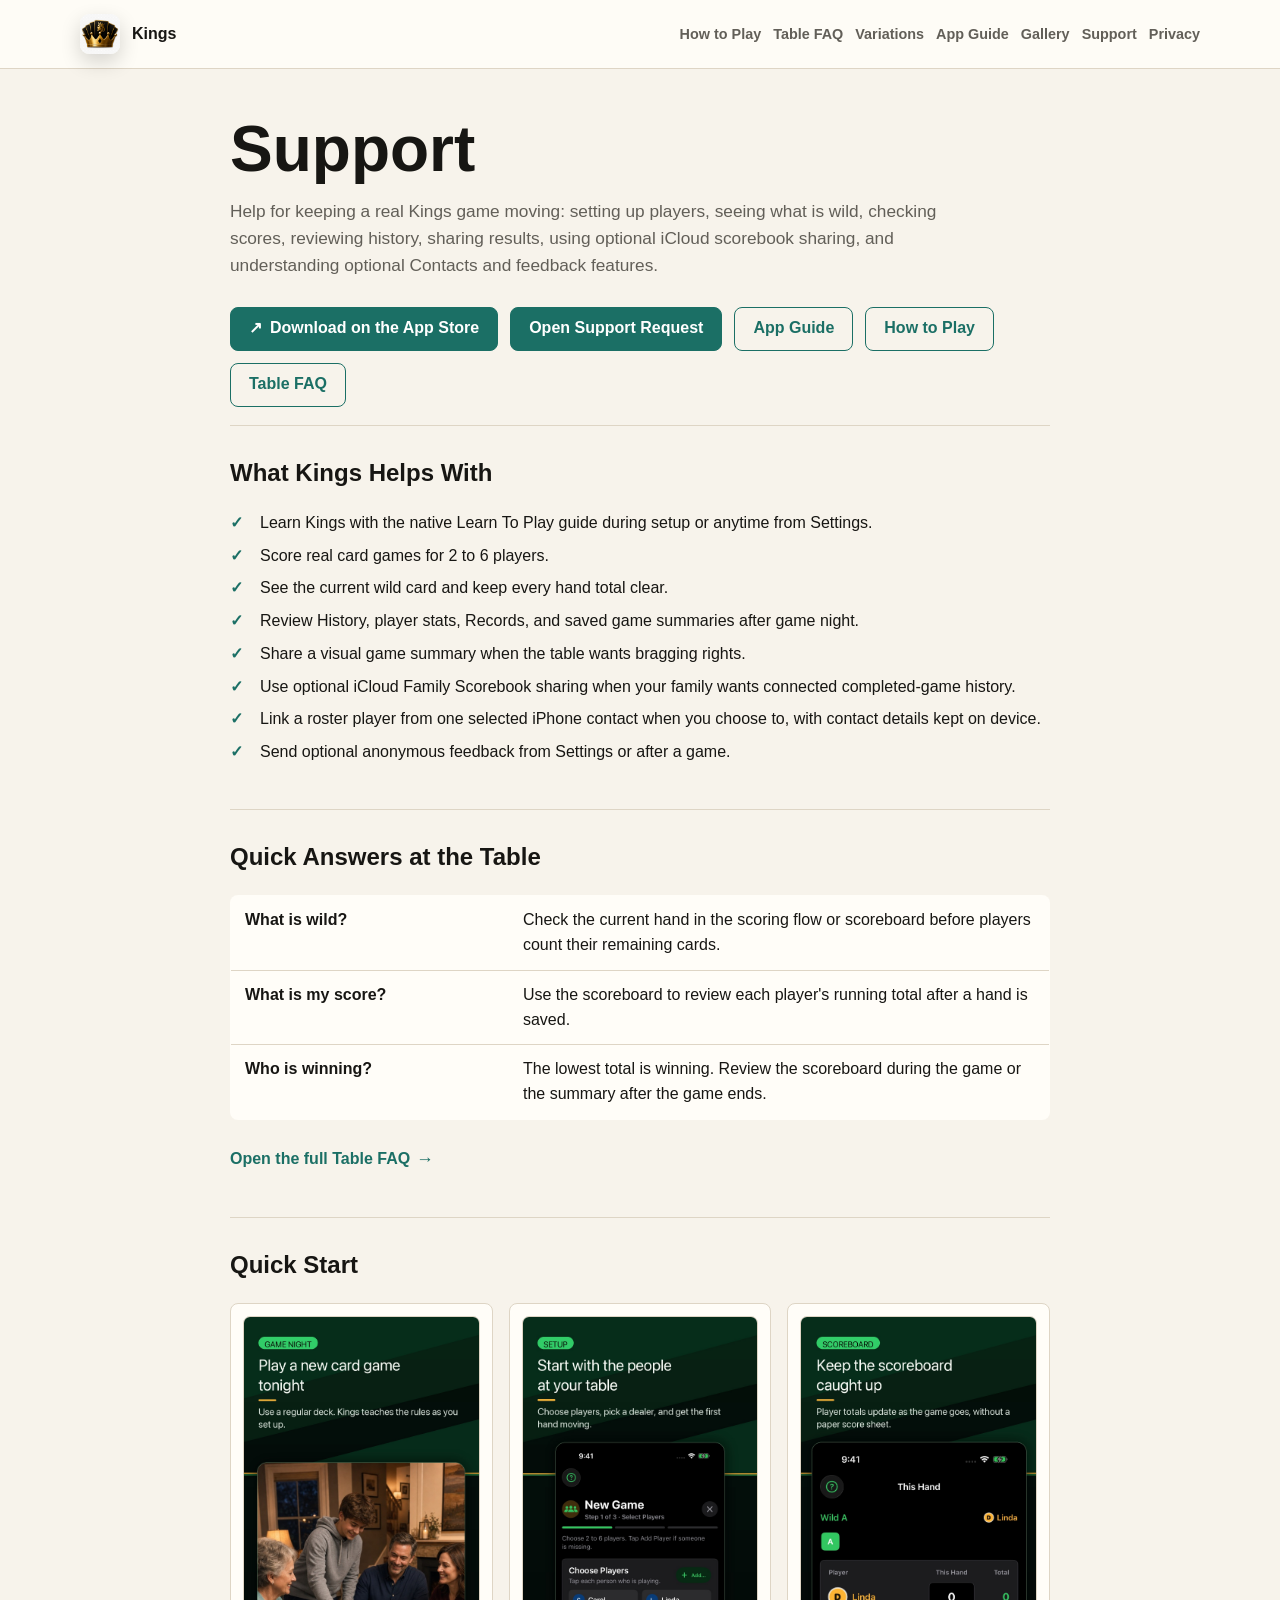
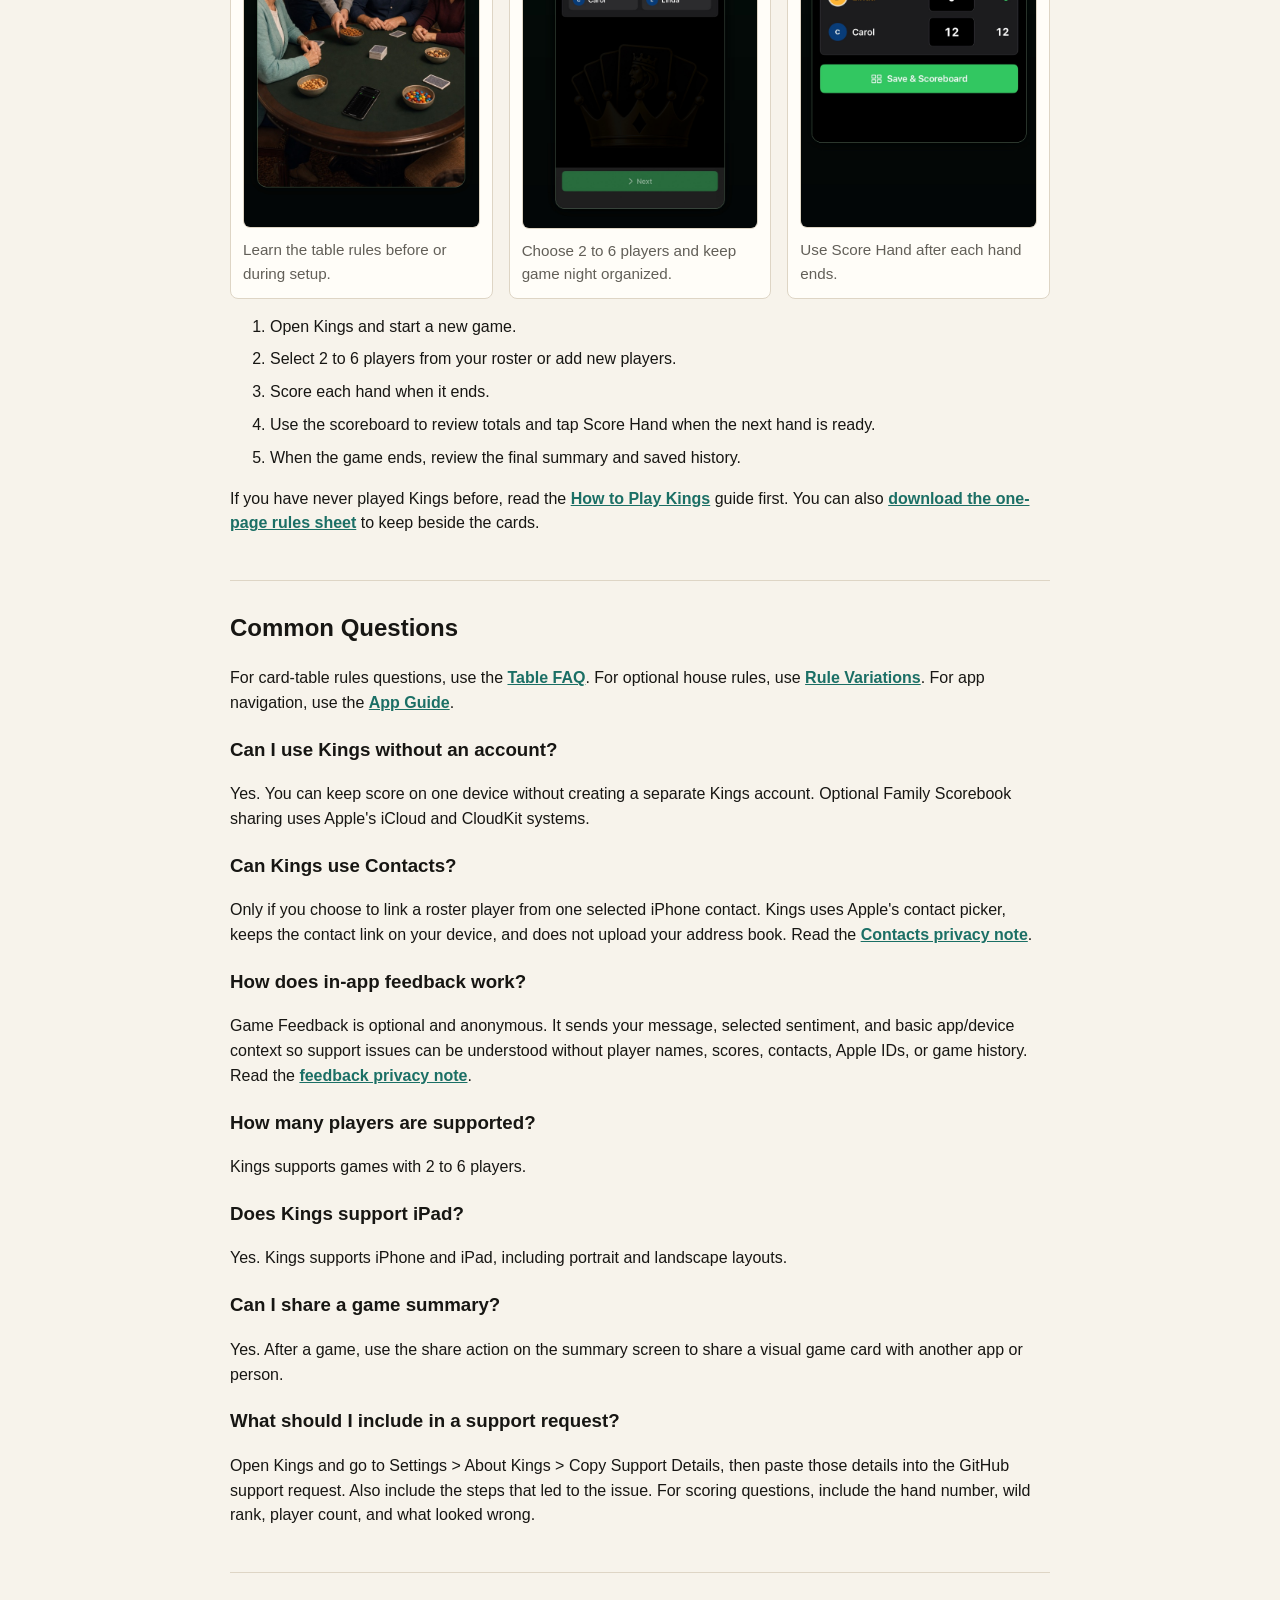
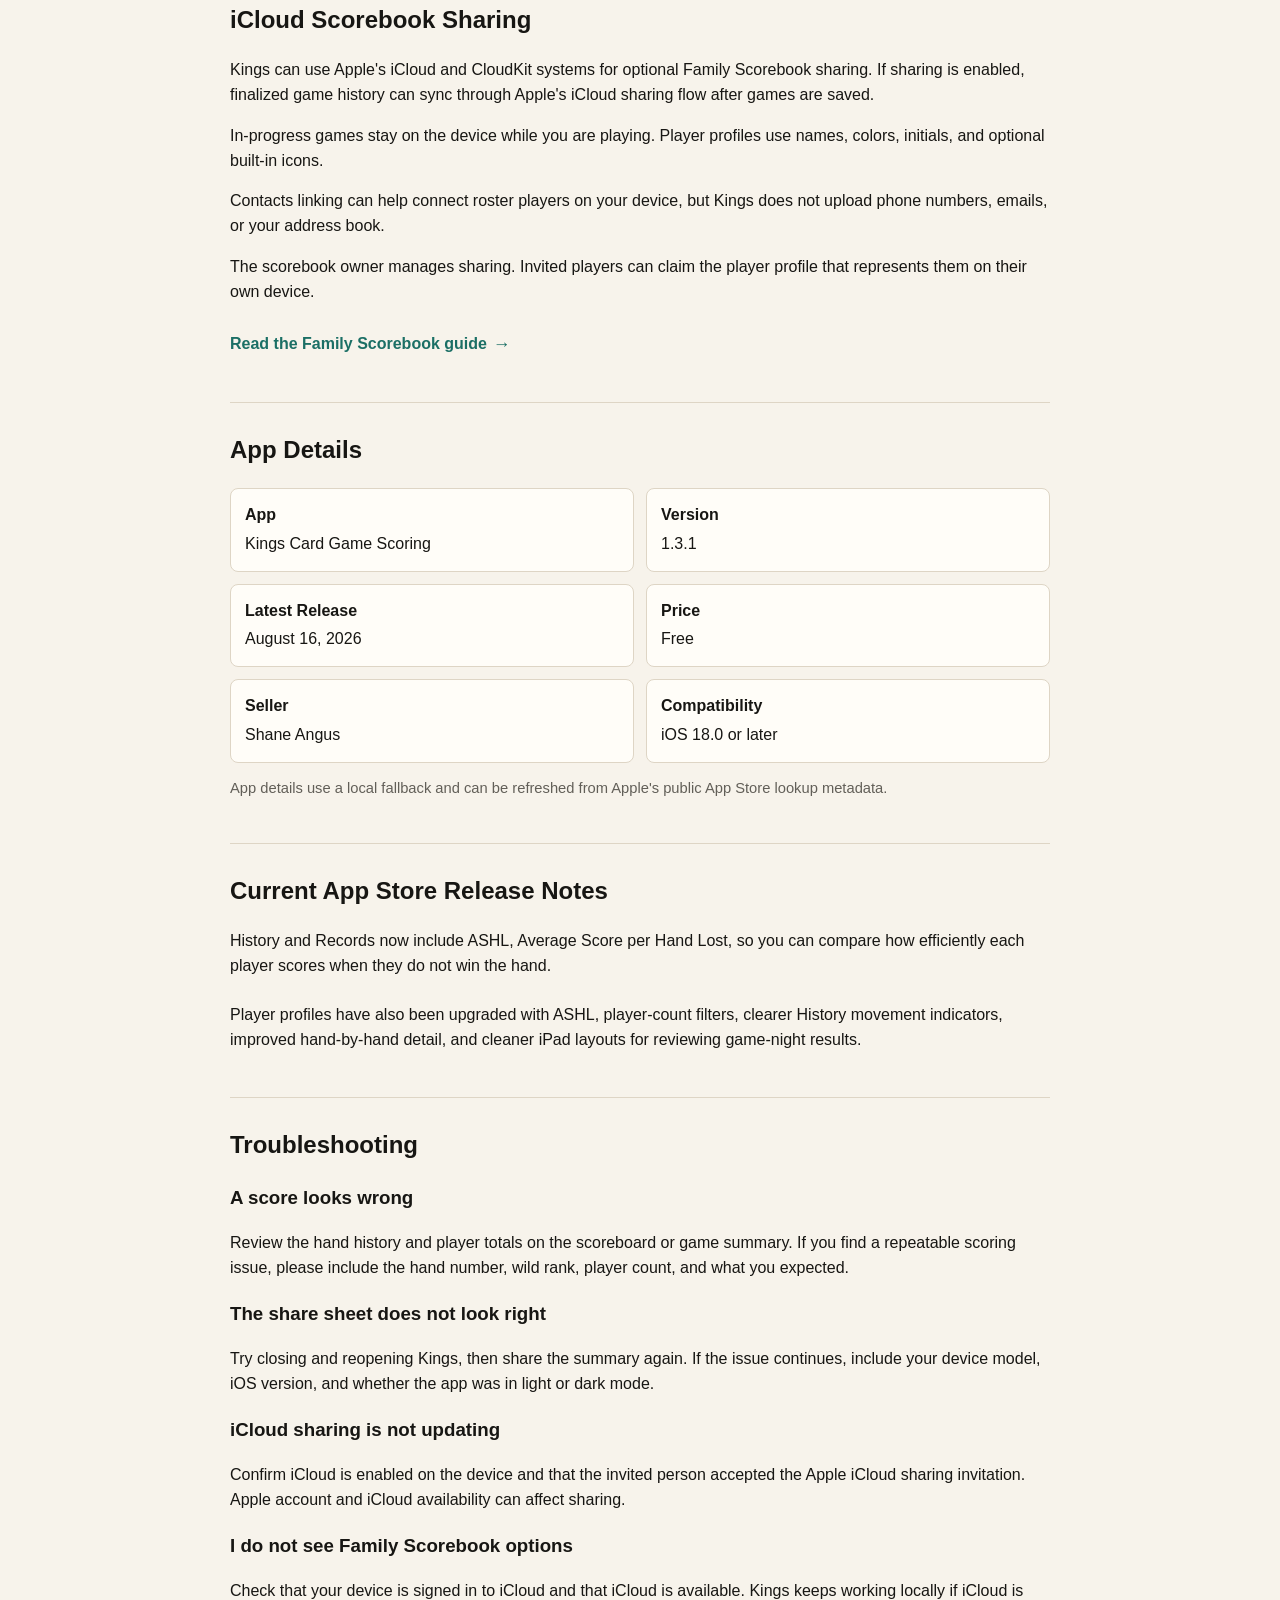
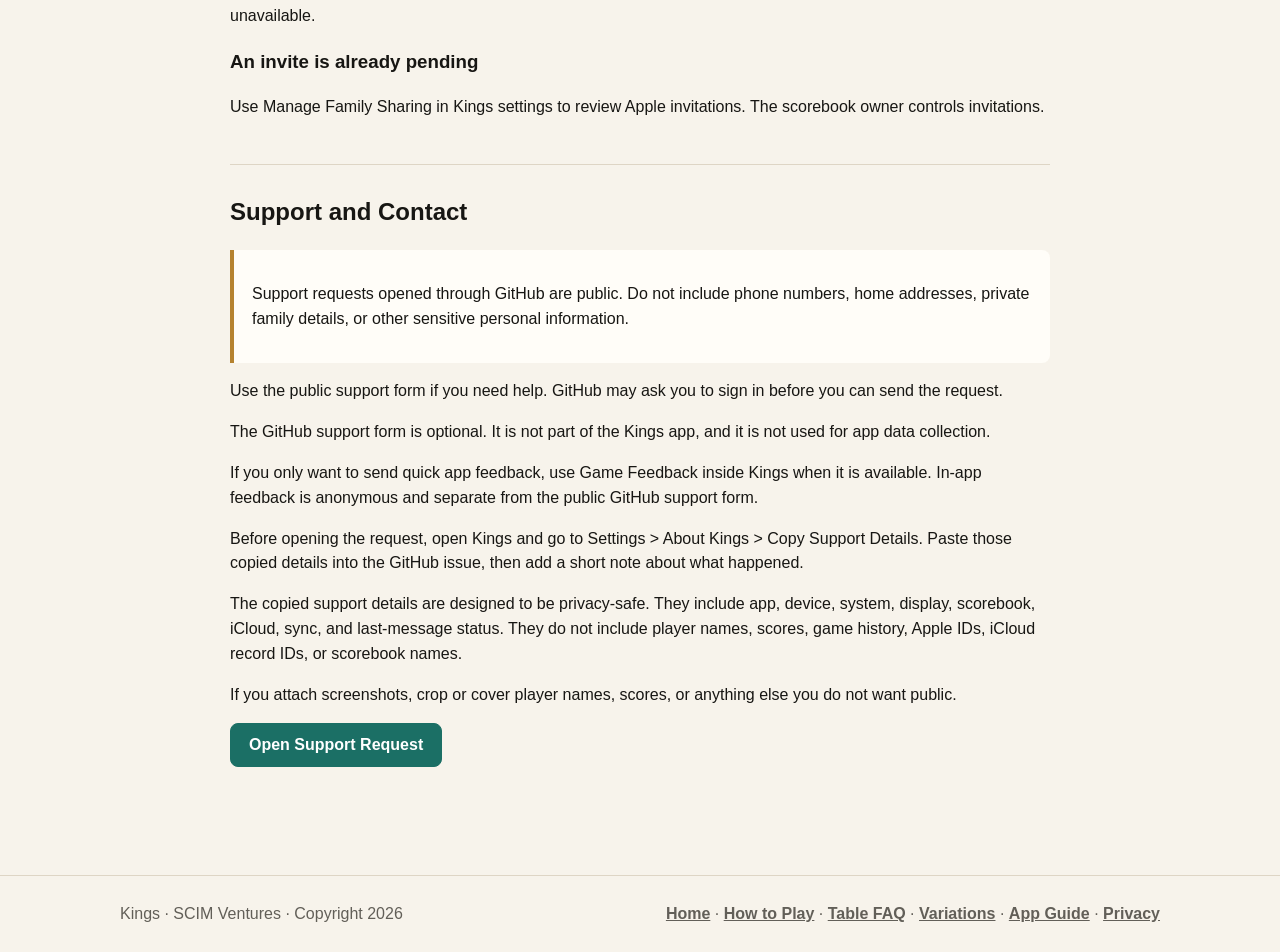
<file: support/index.html>
<!doctype html>
<html lang="en">
  <head>
    <meta charset="utf-8">
    <meta name="viewport" content="width=device-width, initial-scale=1">
    <title>Kings Support</title>
    <meta name="description" content="Help and troubleshooting for Kings, including setup, scoring, wild cards, score history, sharing, optional iCloud scorebook sharing, Contacts linking, and feedback.">
    <link rel="stylesheet" href="../assets/styles.css?v=20260821-help-refresh">
  </head>
  <body>
    <header class="site-header">
      <nav class="nav" aria-label="Main navigation">
        <a class="brand" href="../">
          <img src="../assets/kings-icon.png" alt="Kings app icon">
          <span>Kings</span>
        </a>
        <div class="nav-links">
          <a href="../play/">How to Play</a>
          <a href="../faq/">Table FAQ</a>
          <a href="../variations/">Variations</a>
          <a href="../app-guide/">App Guide</a>
          <a href="../gallery/">Gallery</a>
          <a href="./">Support</a>
          <a href="../privacy/">Privacy</a>
        </div>
      </nav>
    </header>

    <main class="content">
      <div class="page-title">
        <h1>Support</h1>
        <p>Help for keeping a real Kings game moving: setting up players, seeing what is wild, checking scores, reviewing history, sharing results, using optional iCloud scorebook sharing, and understanding optional Contacts and feedback features.</p>
        <div class="actions">
          <a class="button store-button" data-app-store-link href="https://apps.apple.com/us/app/kings-card-game-scoring/id6791298125">Download on the App Store</a>
          <a class="button" href="#support-contact">Open Support Request</a>
          <a class="button secondary" href="../app-guide/">App Guide</a>
          <a class="button secondary" href="../play/">How to Play</a>
          <a class="button secondary" href="../faq/">Table FAQ</a>
        </div>
      </div>

      <section>
        <h2>What Kings Helps With</h2>
        <ul class="checklist">
          <li>Learn Kings with the native Learn To Play guide during setup or anytime from Settings.</li>
          <li>Score real card games for 2 to 6 players.</li>
          <li>See the current wild card and keep every hand total clear.</li>
          <li>Review History, player stats, Records, and saved game summaries after game night.</li>
          <li>Share a visual game summary when the table wants bragging rights.</li>
          <li>Use optional iCloud Family Scorebook sharing when your family wants connected completed-game history.</li>
          <li>Link a roster player from one selected iPhone contact when you choose to, with contact details kept on device.</li>
          <li>Send optional anonymous feedback from Settings or after a game.</li>
        </ul>
      </section>

      <section>
        <h2>Quick Answers at the Table</h2>
        <table class="rules-table">
          <tbody>
            <tr><th scope="row">What is wild?</th><td>Check the current hand in the scoring flow or scoreboard before players count their remaining cards.</td></tr>
            <tr><th scope="row">What is my score?</th><td>Use the scoreboard to review each player's running total after a hand is saved.</td></tr>
            <tr><th scope="row">Who is winning?</th><td>The lowest total is winning. Review the scoreboard during the game or the summary after the game ends.</td></tr>
          </tbody>
        </table>
        <p><a class="learn-link" href="../faq/">Open the full Table FAQ</a></p>
      </section>

      <section id="quick-start">
        <h2>Quick Start</h2>
        <div class="screenshot-grid">
          <figure class="screenshot-card app-store-shot">
            <img loading="lazy" src="../assets/screenshots/app-store-1.3.0/iphone-6.5/01-play-a-new-card-game-tonight.jpg" alt="Kings Learn To Play App Store screenshot">
            <figcaption>Learn the table rules before or during setup.</figcaption>
          </figure>
          <figure class="screenshot-card app-store-shot">
            <img loading="lazy" src="../assets/screenshots/app-store-1.3.0/iphone-6.5/05-start-with-the-people.jpg" alt="Kings player setup App Store screenshot">
            <figcaption>Choose 2 to 6 players and keep game night organized.</figcaption>
          </figure>
          <figure class="screenshot-card app-store-shot">
            <img loading="lazy" src="../assets/screenshots/app-store-1.3.0/iphone-6.5/07-keep-the-scoreboard-caught-up.jpg" alt="Kings scoreboard App Store screenshot">
            <figcaption>Use Score Hand after each hand ends.</figcaption>
          </figure>
        </div>
        <ol>
          <li>Open Kings and start a new game.</li>
          <li>Select 2 to 6 players from your roster or add new players.</li>
          <li>Score each hand when it ends.</li>
          <li>Use the scoreboard to review totals and tap Score Hand when the next hand is ready.</li>
          <li>When the game ends, review the final summary and saved history.</li>
        </ol>
        <p>If you have never played Kings before, read the <a href="../play/">How to Play Kings</a> guide first. You can also <a href="../assets/rules/kings-one-page-rules.pdf" download>download the one-page rules sheet</a> to keep beside the cards.</p>
      </section>

      <section>
        <h2>Common Questions</h2>
        <p>For card-table rules questions, use the <a href="../faq/">Table FAQ</a>. For optional house rules, use <a href="../variations/">Rule Variations</a>. For app navigation, use the <a href="../app-guide/">App Guide</a>.</p>

        <h3>Can I use Kings without an account?</h3>
        <p>Yes. You can keep score on one device without creating a separate Kings account. Optional Family Scorebook sharing uses Apple's iCloud and CloudKit systems.</p>

        <h3>Can Kings use Contacts?</h3>
        <p>Only if you choose to link a roster player from one selected iPhone contact. Kings uses Apple's contact picker, keeps the contact link on your device, and does not upload your address book. Read the <a href="../privacy/#contacts">Contacts privacy note</a>.</p>

        <h3>How does in-app feedback work?</h3>
        <p>Game Feedback is optional and anonymous. It sends your message, selected sentiment, and basic app/device context so support issues can be understood without player names, scores, contacts, Apple IDs, or game history. Read the <a href="../privacy/#in-app-feedback">feedback privacy note</a>.</p>

        <h3>How many players are supported?</h3>
        <p>Kings supports games with 2 to 6 players.</p>

        <h3>Does Kings support iPad?</h3>
        <p>Yes. Kings supports iPhone and iPad, including portrait and landscape layouts.</p>

        <h3>Can I share a game summary?</h3>
        <p>Yes. After a game, use the share action on the summary screen to share a visual game card with another app or person.</p>

        <h3>What should I include in a support request?</h3>
        <p>Open Kings and go to Settings &gt; About Kings &gt; Copy Support Details, then paste those details into the GitHub support request. Also include the steps that led to the issue. For scoring questions, include the hand number, wild rank, player count, and what looked wrong.</p>
      </section>

      <section>
        <h2>iCloud Scorebook Sharing</h2>
        <p>Kings can use Apple's iCloud and CloudKit systems for optional Family Scorebook sharing. If sharing is enabled, finalized game history can sync through Apple's iCloud sharing flow after games are saved.</p>
        <p>In-progress games stay on the device while you are playing. Player profiles use names, colors, initials, and optional built-in icons.</p>
        <p>Contacts linking can help connect roster players on your device, but Kings does not upload phone numbers, emails, or your address book.</p>
        <p>The scorebook owner manages sharing. Invited players can claim the player profile that represents them on their own device.</p>
        <p><a class="learn-link" href="../family-scorebook/">Read the Family Scorebook guide</a></p>
      </section>

      <section>
        <h2>App Details</h2>
        <div class="meta-list">
          <div class="meta-item">
            <strong>App</strong>
            <span data-app-store-field="trackName">Kings Card Game Scoring</span>
          </div>
          <div class="meta-item">
            <strong>Version</strong>
            <span data-app-store-field="version">1.3.0</span>
          </div>
          <div class="meta-item">
            <strong>Latest Release</strong>
            <span data-app-store-field="currentVersionReleaseDateFormatted">August 14, 2026</span>
          </div>
          <div class="meta-item">
            <strong>Price</strong>
            <span data-app-store-field="formattedPrice">Free</span>
          </div>
          <div class="meta-item">
            <strong>Seller</strong>
            <span data-app-store-field="sellerName">Shane Angus</span>
          </div>
          <div class="meta-item">
            <strong>Compatibility</strong>
            <span data-app-store-field="minimumOsVersion">iOS 18.0 or later</span>
          </div>
        </div>
        <p class="metadata-note">App details use a local fallback and can be refreshed from Apple's public App Store lookup metadata.</p>
      </section>

      <section>
        <h2>Current App Store Release Notes</h2>
        <p class="release-notes" data-app-store-release-notes>This update adds Learn To Play, a native in-app guide for learning Kings during setup or anytime from Settings.

It also improves History and Records, refreshes Settings with clearer scorebook, sharing, help, display, and launch controls, improves iPad layouts across onboarding, scoring, History, and Settings, and keeps iPhone gameplay in portrait with tighter hand-entry polish.</p>
      </section>

      <section>
        <h2>Troubleshooting</h2>
        <h3>A score looks wrong</h3>
        <p>Review the hand history and player totals on the scoreboard or game summary. If you find a repeatable scoring issue, please include the hand number, wild rank, player count, and what you expected.</p>

        <h3>The share sheet does not look right</h3>
        <p>Try closing and reopening Kings, then share the summary again. If the issue continues, include your device model, iOS version, and whether the app was in light or dark mode.</p>

        <h3>iCloud sharing is not updating</h3>
        <p>Confirm iCloud is enabled on the device and that the invited person accepted the Apple iCloud sharing invitation. Apple account and iCloud availability can affect sharing.</p>

        <h3>I do not see Family Scorebook options</h3>
        <p>Check that your device is signed in to iCloud and that iCloud is available. Kings keeps working locally if iCloud is unavailable.</p>

        <h3>An invite is already pending</h3>
        <p>Use Manage Family Sharing in Kings settings to review Apple invitations. The scorebook owner controls invitations.</p>
      </section>

      <section id="support-contact">
        <h2>Support and Contact</h2>
        <div class="notice">
          <p>Support requests opened through GitHub are public. Do not include phone numbers, home addresses, private family details, or other sensitive personal information.</p>
        </div>
        <p>Use the public support form if you need help. GitHub may ask you to sign in before you can send the request.</p>
        <p>The GitHub support form is optional. It is not part of the Kings app, and it is not used for app data collection.</p>
        <p>If you only want to send quick app feedback, use Game Feedback inside Kings when it is available. In-app feedback is anonymous and separate from the public GitHub support form.</p>
        <p>Before opening the request, open Kings and go to Settings &gt; About Kings &gt; Copy Support Details. Paste those copied details into the GitHub issue, then add a short note about what happened.</p>
        <p>The copied support details are designed to be privacy-safe. They include app, device, system, display, scorebook, iCloud, sync, and last-message status. They do not include player names, scores, game history, Apple IDs, iCloud record IDs, or scorebook names.</p>
        <p>If you attach screenshots, crop or cover player names, scores, or anything else you do not want public.</p>
        <p><a class="button" href="https://github.com/cosagent76-hub/kings-support/issues/new?template=support.yml">Open Support Request</a></p>
      </section>
    </main>

    <footer class="site-footer">
      <div class="footer-inner">
        <span>Kings · SCIM Ventures · Copyright 2026</span>
        <span><a href="../">Home</a> · <a href="../play/">How to Play</a> · <a href="../faq/">Table FAQ</a> · <a href="../variations/">Variations</a> · <a href="../app-guide/">App Guide</a> · <a href="../privacy/">Privacy</a></span>
      </div>
    </footer>
    <script src="../assets/app-store-metadata.js?v=20260816"></script>
  </body>
</html>
</file>
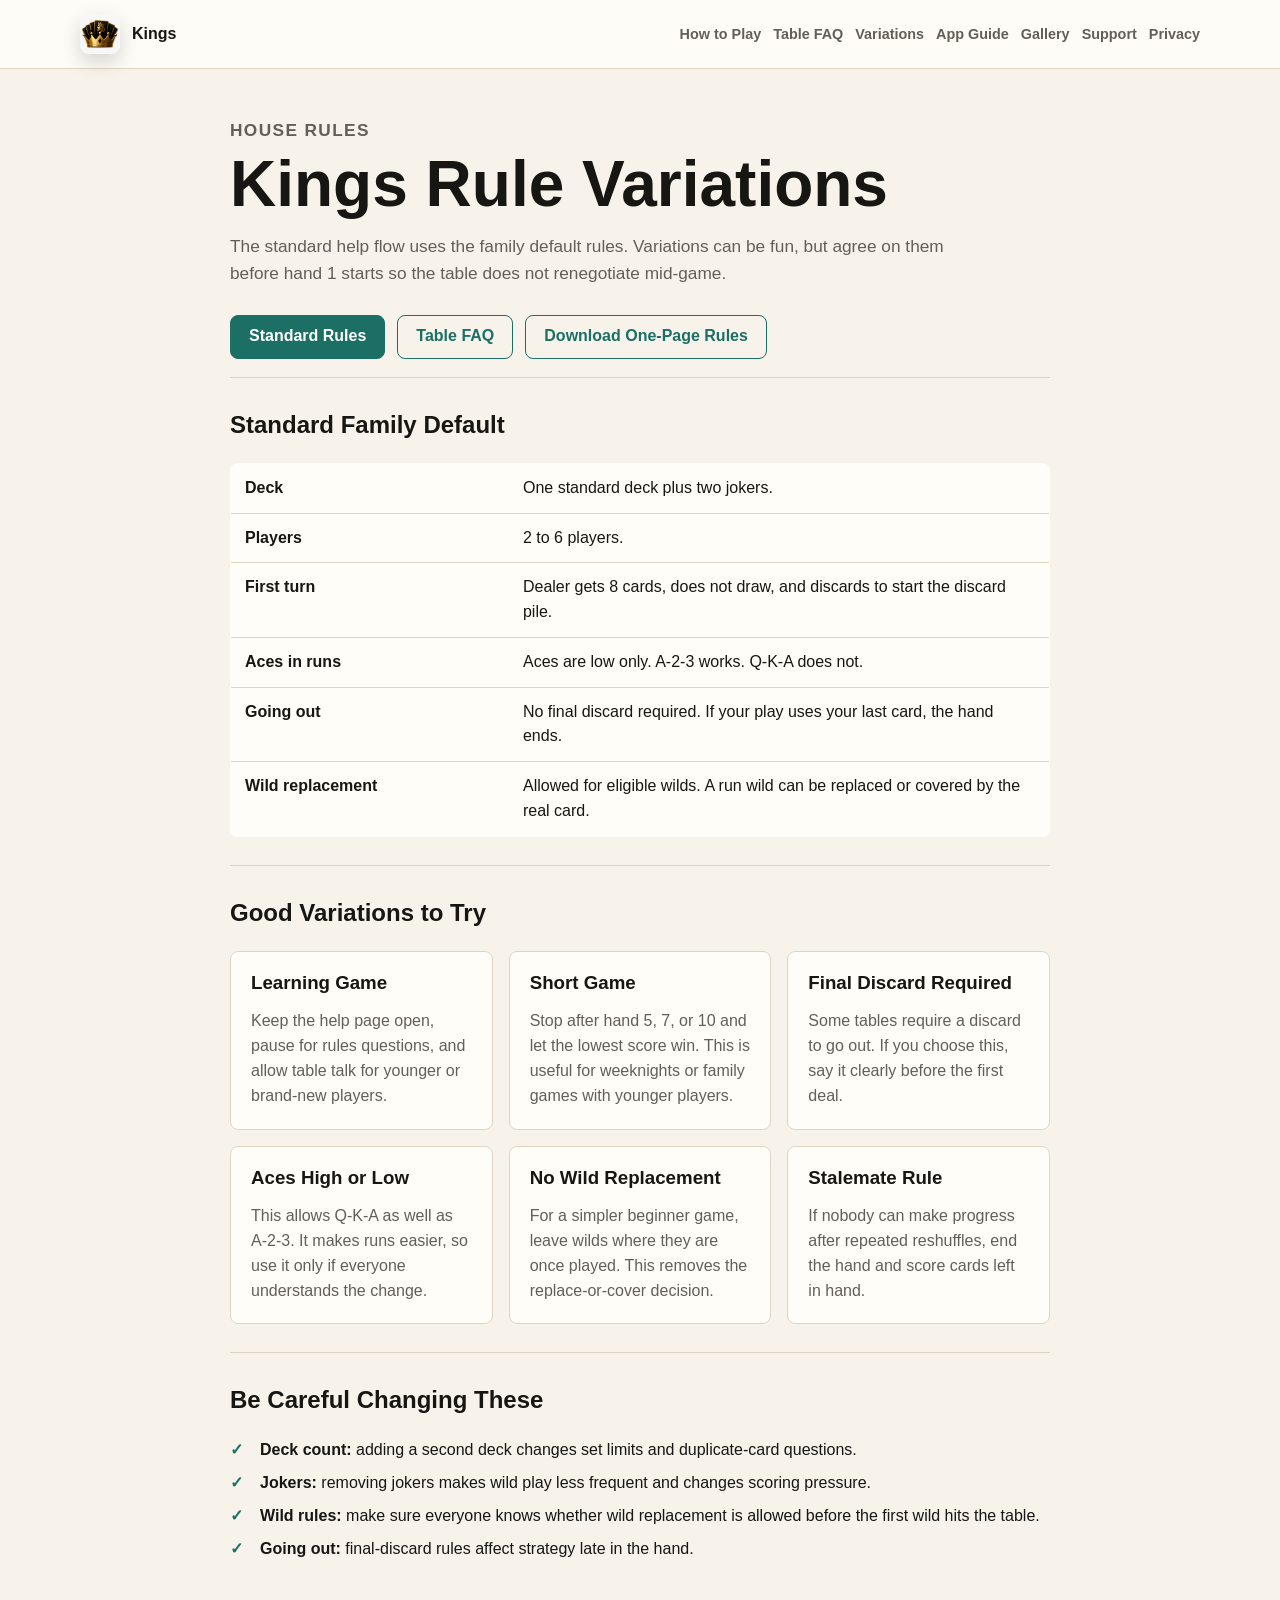
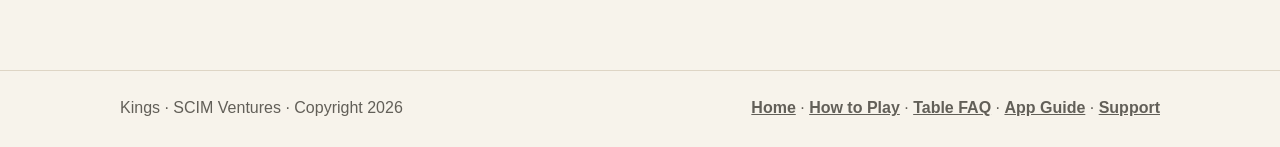
<file: variations/index.html>
<!doctype html>
<html lang="en">
  <head>
    <meta charset="utf-8">
    <meta name="viewport" content="width=device-width, initial-scale=1">
    <title>Kings Rule Variations</title>
    <meta name="description" content="Optional Kings house rules and table variations for shorter games, different setup styles, wild replacement, Aces, and stalemates.">
    <link rel="stylesheet" href="../assets/styles.css?v=20260821-help-refresh">
  </head>
  <body>
    <header class="site-header">
      <nav class="nav" aria-label="Main navigation">
        <a class="brand" href="../">
          <img src="../assets/kings-icon.png" alt="Kings app icon">
          <span>Kings</span>
        </a>
        <div class="nav-links">
          <a href="../play/">How to Play</a>
          <a href="../faq/">Table FAQ</a>
          <a href="./">Variations</a>
          <a href="../app-guide/">App Guide</a>
          <a href="../gallery/">Gallery</a>
          <a href="../support/">Support</a>
          <a href="../privacy/">Privacy</a>
        </div>
      </nav>
    </header>

    <main class="content">
      <div class="page-title">
        <p class="eyebrow">House rules</p>
        <h1>Kings Rule Variations</h1>
        <p>The standard help flow uses the family default rules. Variations can be fun, but agree on them before hand 1 starts so the table does not renegotiate mid-game.</p>
        <div class="actions">
          <a class="button" href="../play/">Standard Rules</a>
          <a class="button secondary" href="../faq/">Table FAQ</a>
          <a class="button secondary" href="../assets/rules/kings-one-page-rules.pdf" download>Download One-Page Rules</a>
        </div>
      </div>

      <section>
        <h2>Standard Family Default</h2>
        <table class="rules-table">
          <tbody>
            <tr><th scope="row">Deck</th><td>One standard deck plus two jokers.</td></tr>
            <tr><th scope="row">Players</th><td>2 to 6 players.</td></tr>
            <tr><th scope="row">First turn</th><td>Dealer gets 8 cards, does not draw, and discards to start the discard pile.</td></tr>
            <tr><th scope="row">Aces in runs</th><td>Aces are low only. A-2-3 works. Q-K-A does not.</td></tr>
            <tr><th scope="row">Going out</th><td>No final discard required. If your play uses your last card, the hand ends.</td></tr>
            <tr><th scope="row">Wild replacement</th><td>Allowed for eligible wilds. A run wild can be replaced or covered by the real card.</td></tr>
          </tbody>
        </table>
      </section>

      <section>
        <h2>Good Variations to Try</h2>
        <div class="grid">
          <article class="panel">
            <h3>Learning Game</h3>
            <p>Keep the help page open, pause for rules questions, and allow table talk for younger or brand-new players.</p>
          </article>
          <article class="panel">
            <h3>Short Game</h3>
            <p>Stop after hand 5, 7, or 10 and let the lowest score win. This is useful for weeknights or family games with younger players.</p>
          </article>
          <article class="panel">
            <h3>Final Discard Required</h3>
            <p>Some tables require a discard to go out. If you choose this, say it clearly before the first deal.</p>
          </article>
          <article class="panel">
            <h3>Aces High or Low</h3>
            <p>This allows Q-K-A as well as A-2-3. It makes runs easier, so use it only if everyone understands the change.</p>
          </article>
          <article class="panel">
            <h3>No Wild Replacement</h3>
            <p>For a simpler beginner game, leave wilds where they are once played. This removes the replace-or-cover decision.</p>
          </article>
          <article class="panel">
            <h3>Stalemate Rule</h3>
            <p>If nobody can make progress after repeated reshuffles, end the hand and score cards left in hand.</p>
          </article>
        </div>
      </section>

      <section>
        <h2>Be Careful Changing These</h2>
        <ul class="checklist">
          <li><strong>Deck count:</strong> adding a second deck changes set limits and duplicate-card questions.</li>
          <li><strong>Jokers:</strong> removing jokers makes wild play less frequent and changes scoring pressure.</li>
          <li><strong>Wild rules:</strong> make sure everyone knows whether wild replacement is allowed before the first wild hits the table.</li>
          <li><strong>Going out:</strong> final-discard rules affect strategy late in the hand.</li>
        </ul>
      </section>
    </main>

    <footer class="site-footer">
      <div class="footer-inner">
        <span>Kings · SCIM Ventures · Copyright 2026</span>
        <span><a href="../">Home</a> · <a href="../play/">How to Play</a> · <a href="../faq/">Table FAQ</a> · <a href="../app-guide/">App Guide</a> · <a href="../support/">Support</a></span>
      </div>
    </footer>
    <script src="../assets/app-store-metadata.js?v=20260816"></script>
  </body>
</html>
</file>
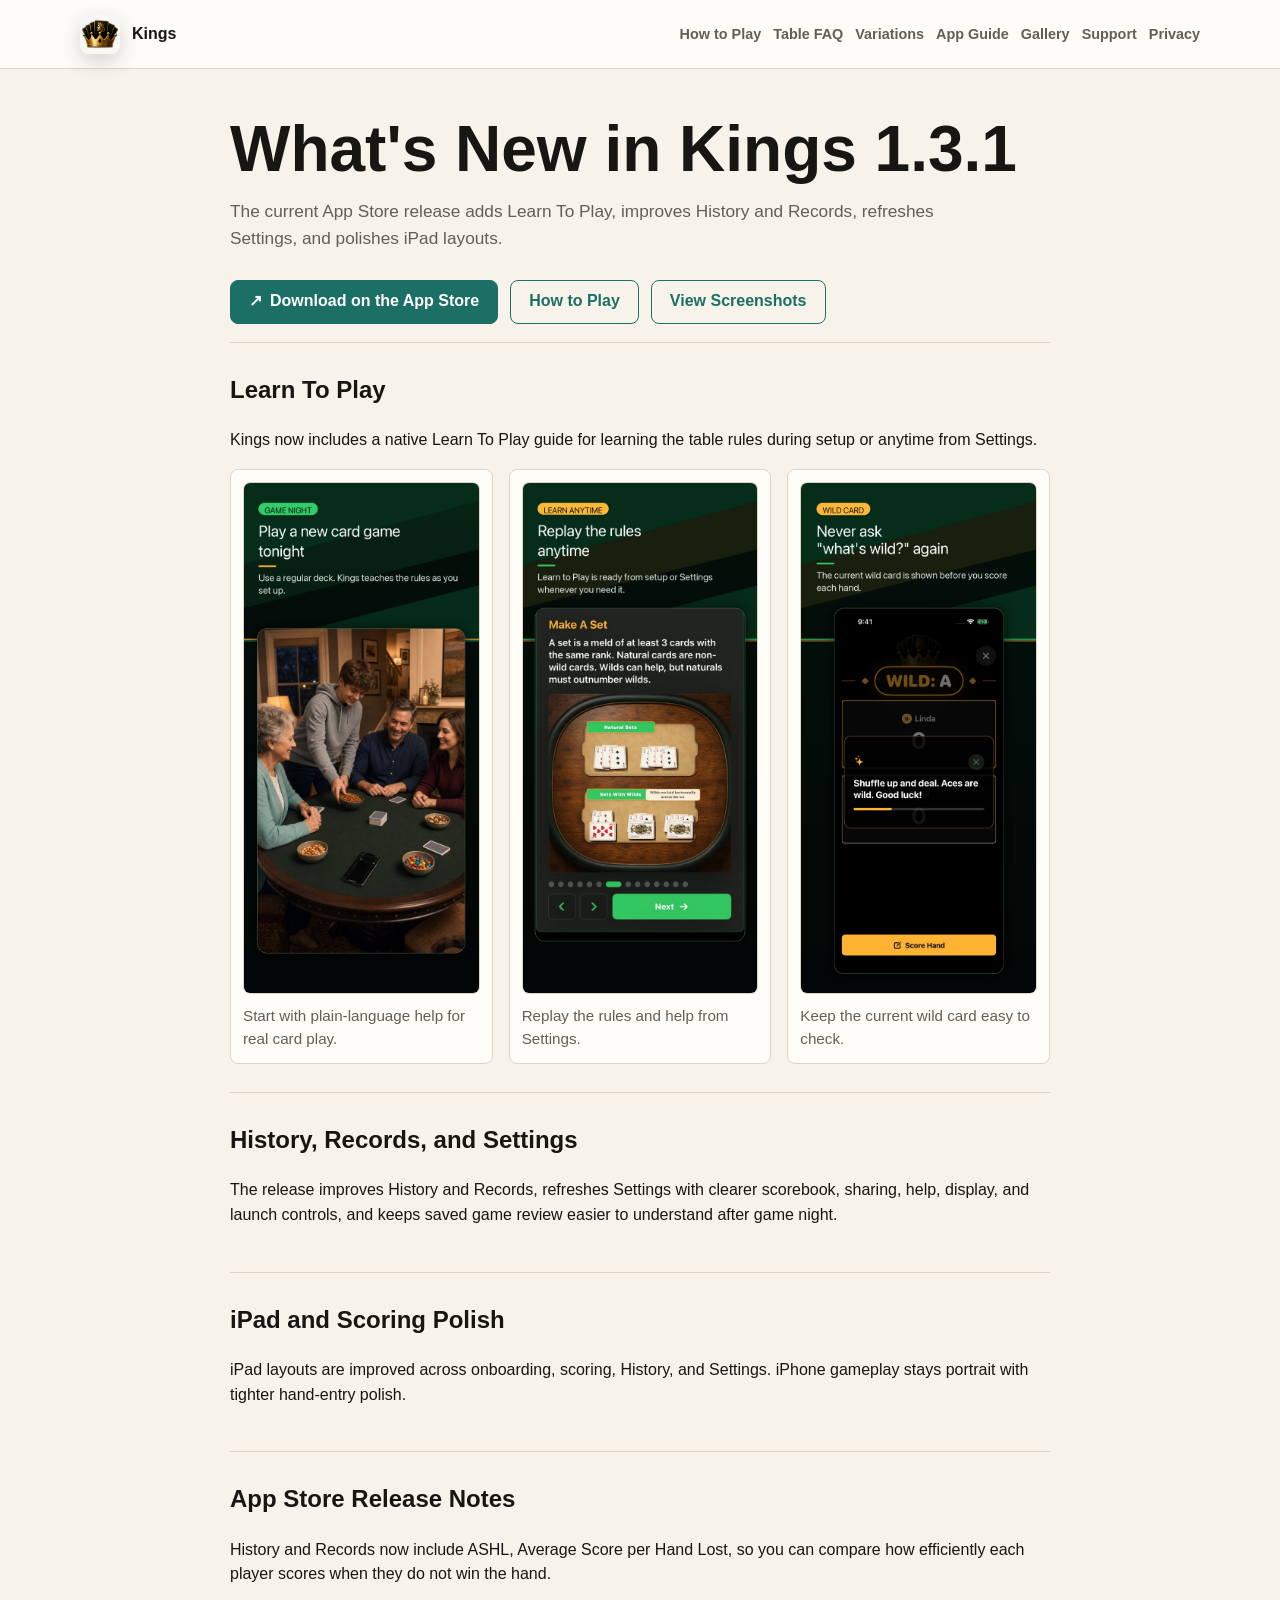
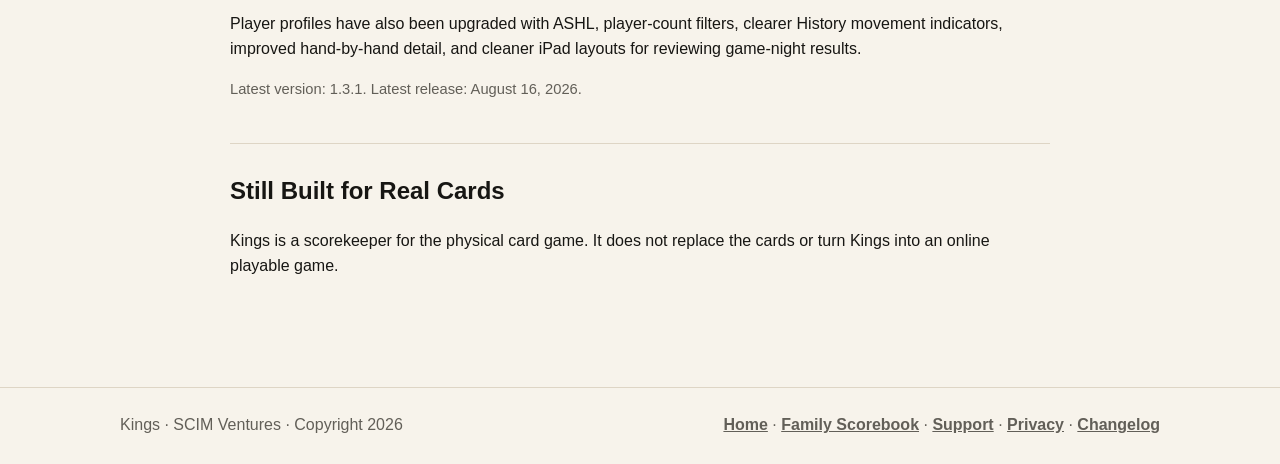
<file: whats-new/index.html>
<!doctype html>
<html lang="en">
  <head>
    <meta charset="utf-8">
    <meta name="viewport" content="width=device-width, initial-scale=1">
    <title>What's New in Kings</title>
    <meta name="description" content="What's new in Kings 1.3.0, including Learn To Play, History and Records improvements, Settings refreshes, and iPad layout polish.">
    <link rel="stylesheet" href="../assets/styles.css?v=20260816">
  </head>
  <body>
    <header class="site-header">
      <nav class="nav" aria-label="Main navigation">
        <a class="brand" href="../">
          <img src="../assets/kings-icon.png" alt="Kings app icon">
          <span>Kings</span>
        </a>
        <div class="nav-links">
          <a href="../play/">How to Play</a>
          <a href="../faq/">Table FAQ</a>
          <a href="../variations/">Variations</a>
          <a href="../app-guide/">App Guide</a>
          <a href="../gallery/">Gallery</a>
          <a href="../support/">Support</a>
          <a href="../privacy/">Privacy</a>
        </div>
      </nav>
    </header>

    <main class="content">
      <div class="page-title">
        <h1>What's New in Kings <span data-app-store-field="version">1.3.0</span></h1>
        <p>The current App Store release adds Learn To Play, improves History and Records, refreshes Settings, and polishes iPad layouts.</p>
        <div class="actions">
          <a class="button store-button" data-app-store-link href="https://apps.apple.com/us/app/kings-card-game-scoring/id6791298125">Download on the App Store</a>
          <a class="button secondary" href="../play/">How to Play</a>
          <a class="button secondary" href="../gallery/">View Screenshots</a>
        </div>
      </div>

      <section>
        <h2>Learn To Play</h2>
        <p>Kings now includes a native Learn To Play guide for learning the table rules during setup or anytime from Settings.</p>
        <div class="screenshot-grid">
          <figure class="screenshot-card app-store-shot">
            <img loading="lazy" src="../assets/screenshots/app-store-1.3.0/iphone-6.5/01-play-a-new-card-game-tonight.jpg" alt="Kings Learn To Play App Store screenshot">
            <figcaption>Start with plain-language help for real card play.</figcaption>
          </figure>
          <figure class="screenshot-card app-store-shot">
            <img loading="lazy" src="../assets/screenshots/app-store-1.3.0/iphone-6.5/10-replay-the-rules-anytime.jpg" alt="Kings Settings Learn To Play screenshot">
            <figcaption>Replay the rules and help from Settings.</figcaption>
          </figure>
          <figure class="screenshot-card app-store-shot">
            <img loading="lazy" src="../assets/screenshots/app-store-1.3.0/iphone-6.5/06-never-ask-whats-wild-again.jpg" alt="Kings current wild card screenshot">
            <figcaption>Keep the current wild card easy to check.</figcaption>
          </figure>
        </div>
      </section>

      <section>
        <h2>History, Records, and Settings</h2>
        <p>The release improves History and Records, refreshes Settings with clearer scorebook, sharing, help, display, and launch controls, and keeps saved game review easier to understand after game night.</p>
      </section>

      <section>
        <h2>iPad and Scoring Polish</h2>
        <p>iPad layouts are improved across onboarding, scoring, History, and Settings. iPhone gameplay stays portrait with tighter hand-entry polish.</p>
      </section>

      <section>
        <h2>App Store Release Notes</h2>
        <p class="release-notes" data-app-store-release-notes>This update adds Learn To Play, a native in-app guide for learning Kings during setup or anytime from Settings.

It also improves History and Records, refreshes Settings with clearer scorebook, sharing, help, display, and launch controls, improves iPad layouts across onboarding, scoring, History, and Settings, and keeps iPhone gameplay in portrait with tighter hand-entry polish.</p>
        <p class="metadata-note">Latest version: <span data-app-store-field="version">1.3.0</span>. Latest release: <span data-app-store-field="currentVersionReleaseDateFormatted">August 14, 2026</span>.</p>
      </section>

      <section>
        <h2>Still Built for Real Cards</h2>
        <p>Kings is a scorekeeper for the physical card game. It does not replace the cards or turn Kings into an online playable game.</p>
      </section>
    </main>

    <footer class="site-footer">
      <div class="footer-inner">
        <span>Kings · SCIM Ventures · Copyright 2026</span>
        <span><a href="../">Home</a> · <a href="../family-scorebook/">Family Scorebook</a> · <a href="../support/">Support</a> · <a href="../privacy/">Privacy</a> · <a href="../changelog/">Changelog</a></span>
      </div>
    </footer>
    <script src="../assets/app-store-metadata.js?v=20260816"></script>
  </body>
</html>
</file>
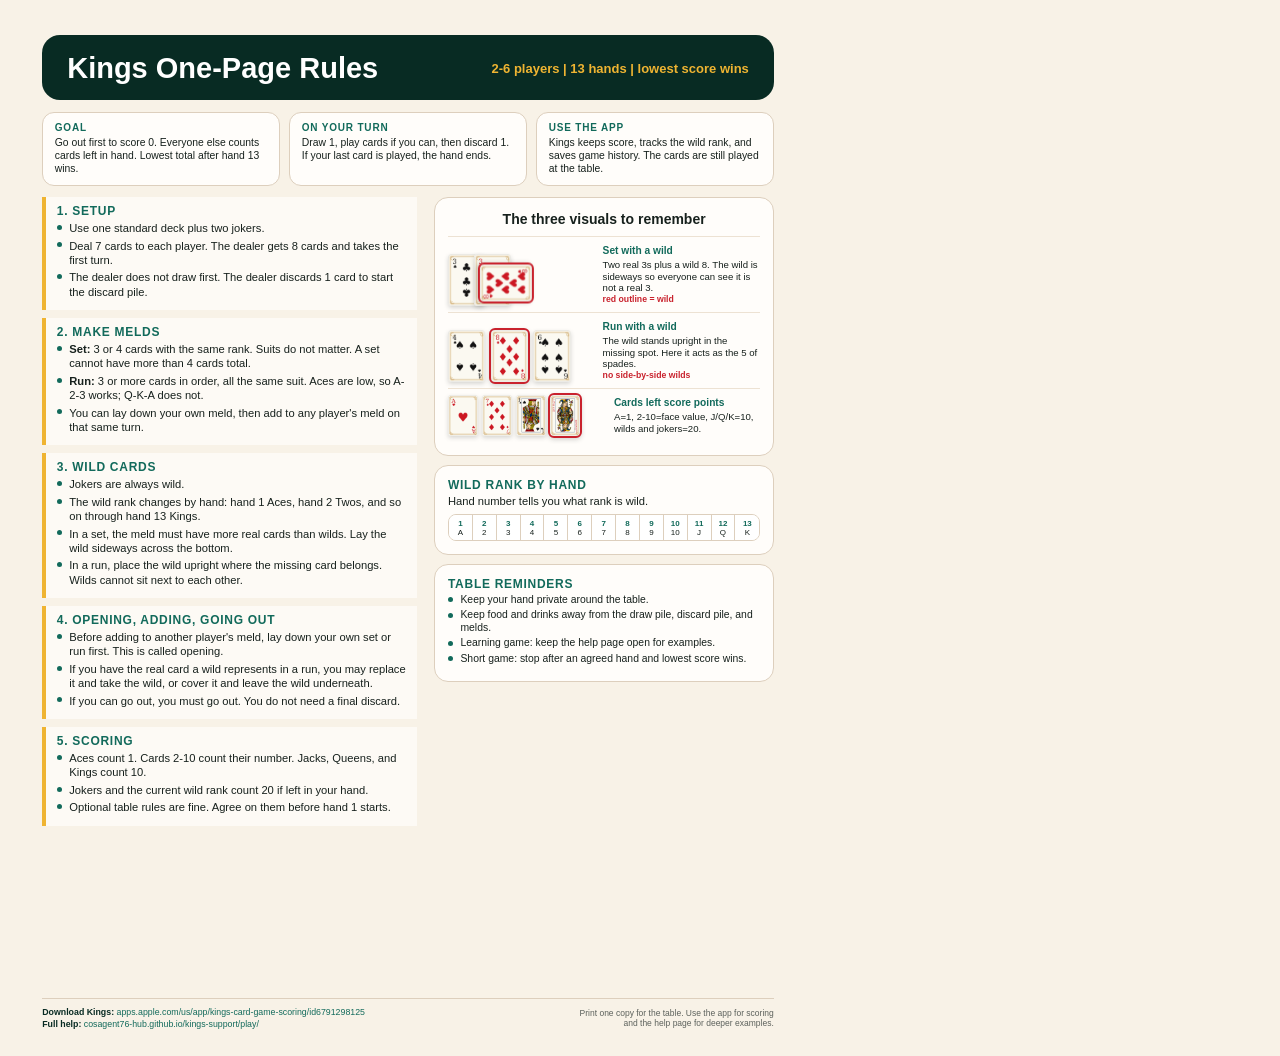
<file: assets/rules/kings-one-page-rules.html>
<!doctype html>
<html lang="en">
  <head>
    <meta charset="utf-8" />
    <title>Kings One-Page Rules</title>
    <style>
      @page {
        size: Letter;
        margin: 0;
      }

      :root {
        --ink: #17211d;
        --muted: #5d625d;
        --green: #126a5b;
        --green-dark: #082b23;
        --gold: #efb432;
        --paper: #f8f2e7;
        --panel: #fffdfa;
        --line: #ddcfbd;
        --red: #c9222d;
      }

      * {
        box-sizing: border-box;
      }

      html,
      body {
        margin: 0;
        background: var(--paper);
        color: var(--ink);
        font-family: -apple-system, BlinkMacSystemFont, "Segoe UI", Arial, sans-serif;
      }

      body {
        width: 8.5in;
        height: 11in;
      }

      .page {
        width: 8.5in;
        height: 11in;
        padding: 0.36in 0.44in 0.28in;
        display: grid;
        grid-template-rows: auto auto 1fr auto;
        gap: 0.12in;
      }

      .hero {
        background: var(--green-dark);
        border-radius: 18px;
        color: white;
        padding: 0.2in 0.26in 0.18in;
        display: grid;
        grid-template-columns: 1fr auto;
        gap: 0.22in;
        align-items: center;
      }

      h1 {
        margin: 0;
        font-size: 29px;
        line-height: 1;
        letter-spacing: 0;
      }

      .tagline {
        color: var(--gold);
        font-size: 13px;
        font-weight: 800;
        white-space: nowrap;
      }

      .starter {
        display: grid;
        grid-template-columns: 1fr 1fr 1fr;
        gap: 0.1in;
      }

      .starter-card {
        background: var(--panel);
        border: 1px solid var(--line);
        border-radius: 12px;
        padding: 0.1in 0.12in;
      }

      .starter-card strong {
        display: block;
        color: var(--green);
        font-size: 10px;
        letter-spacing: 0.08em;
        text-transform: uppercase;
        margin-bottom: 0.03in;
      }

      .starter-card span {
        display: block;
        font-size: 10.4px;
        line-height: 1.25;
      }

      .content {
        display: grid;
        grid-template-columns: 1.05fr 0.95fr;
        gap: 0.18in;
        min-height: 0;
      }

      .flow {
        display: grid;
        gap: 0.085in;
        align-content: start;
      }

      .section {
        background: rgba(255, 253, 250, 0.75);
        border-left: 4px solid var(--gold);
        padding: 0.085in 0.11in 0.08in;
      }

      h2 {
        margin: 0 0 0.04in;
        color: var(--green);
        font-size: 12px;
        line-height: 1;
        letter-spacing: 0.06em;
        text-transform: uppercase;
      }

      p {
        margin: 0;
        font-size: 11.2px;
        line-height: 1.28;
      }

      ul {
        margin: 0;
        padding: 0;
        list-style: none;
      }

      li {
        position: relative;
        margin: 0 0 0.035in;
        padding-left: 0.13in;
        font-size: 11.2px;
        line-height: 1.27;
      }

      li::before {
        content: "";
        position: absolute;
        left: 0;
        top: 0.33em;
        width: 5px;
        height: 5px;
        border-radius: 50%;
        background: var(--green);
      }

      .side {
        display: grid;
        gap: 0.1in;
        align-content: start;
      }

      .visual-panel,
      .wild-panel,
      .options-panel {
        background: var(--panel);
        border: 1px solid var(--line);
        border-radius: 14px;
        padding: 0.13in;
      }

      .visual-title {
        text-align: center;
        font-size: 14px;
        font-weight: 850;
        margin-bottom: 0.1in;
      }

      .example {
        display: grid;
        grid-template-columns: 0.92fr 1fr;
        gap: 0.1in;
        align-items: center;
        padding: 0.06in 0;
        border-top: 1px solid #ede2d3;
      }

      .example:first-of-type {
        border-top: 0;
        padding-top: 0;
      }

      .example-label {
        font-size: 9.6px;
        line-height: 1.2;
      }

      .example-label strong {
        display: block;
        color: var(--green);
        font-size: 10.2px;
        margin-bottom: 2px;
      }

      .cards {
        position: relative;
        min-height: 0.66in;
        display: flex;
        align-items: flex-end;
      }

      .card {
        width: 0.39in;
        height: 0.546in;
        object-fit: contain;
        filter: drop-shadow(0 2px 2px rgba(15, 20, 16, 0.16));
      }

      .fan .card {
        margin-right: -0.12in;
      }

      .run .card {
        margin-right: 0.055in;
      }

      .wild-card {
        outline: 2px solid var(--red);
        border-radius: 4px;
      }

      .sideways-wild {
        position: absolute;
        left: 0.41in;
        bottom: -0.03in;
        transform: rotate(90deg);
      }

      .arrow-note {
        color: var(--red);
        font-size: 8.7px;
        font-weight: 800;
      }

      .score-row {
        display: grid;
        grid-template-columns: 1.6in 1fr;
        gap: 0.13in;
        align-items: center;
      }

      .score-cards {
        display: flex;
        gap: 0.045in;
      }

      .score-cards .card {
        width: 0.31in;
        height: 0.434in;
      }

      .score-example {
        grid-template-columns: 1fr;
      }

      .wild-ranks {
        display: grid;
        grid-template-columns: repeat(13, 1fr);
        overflow: hidden;
        border: 1px solid var(--line);
        border-radius: 8px;
        margin-top: 0.06in;
      }

      .rank {
        text-align: center;
        padding: 0.035in 0;
        font-size: 8px;
        border-right: 1px solid var(--line);
        background: #fff;
      }

      .rank:last-child {
        border-right: 0;
      }

      .rank b {
        display: block;
        color: var(--green);
        font-size: 8px;
      }

      .mini-list li {
        font-size: 10.4px;
        line-height: 1.22;
        margin-bottom: 0.03in;
      }

      .footer {
        display: grid;
        grid-template-columns: 1fr auto;
        gap: 0.15in;
        align-items: center;
        border-top: 1px solid var(--line);
        padding-top: 0.08in;
        font-size: 8.8px;
        color: var(--muted);
      }

      .links {
        display: grid;
        gap: 0.025in;
      }

      .links b {
        color: var(--green-dark);
      }

      .links a {
        color: var(--green);
        text-decoration: none;
      }

      .small-note {
        max-width: 2.15in;
        text-align: right;
        font-size: 8.5px;
        line-height: 1.22;
      }

      @media print {
        body {
          -webkit-print-color-adjust: exact;
          print-color-adjust: exact;
        }
      }
    </style>
  </head>
  <body>
    <main class="page">
      <header class="hero">
        <h1>Kings One-Page Rules</h1>
        <div class="tagline">2-6 players | 13 hands | lowest score wins</div>
      </header>

      <section class="starter" aria-label="Quick start">
        <div class="starter-card">
          <strong>Goal</strong>
          <span>Go out first to score 0. Everyone else counts cards left in hand. Lowest total after hand 13 wins.</span>
        </div>
        <div class="starter-card">
          <strong>On Your Turn</strong>
          <span>Draw 1, play cards if you can, then discard 1. If your last card is played, the hand ends.</span>
        </div>
        <div class="starter-card">
          <strong>Use The App</strong>
          <span>Kings keeps score, tracks the wild rank, and saves game history. The cards are still played at the table.</span>
        </div>
      </section>

      <section class="content">
        <div class="flow">
          <section class="section">
            <h2>1. Setup</h2>
            <ul>
              <li>Use one standard deck plus two jokers.</li>
              <li>Deal 7 cards to each player. The dealer gets 8 cards and takes the first turn.</li>
              <li>The dealer does not draw first. The dealer discards 1 card to start the discard pile.</li>
            </ul>
          </section>

          <section class="section">
            <h2>2. Make Melds</h2>
            <ul>
              <li><b>Set:</b> 3 or 4 cards with the same rank. Suits do not matter. A set cannot have more than 4 cards total.</li>
              <li><b>Run:</b> 3 or more cards in order, all the same suit. Aces are low, so A-2-3 works; Q-K-A does not.</li>
              <li>You can lay down your own meld, then add to any player's meld on that same turn.</li>
            </ul>
          </section>

          <section class="section">
            <h2>3. Wild Cards</h2>
            <ul>
              <li>Jokers are always wild.</li>
              <li>The wild rank changes by hand: hand 1 Aces, hand 2 Twos, and so on through hand 13 Kings.</li>
              <li>In a set, the meld must have more real cards than wilds. Lay the wild sideways across the bottom.</li>
              <li>In a run, place the wild upright where the missing card belongs. Wilds cannot sit next to each other.</li>
            </ul>
          </section>

          <section class="section">
            <h2>4. Opening, Adding, Going Out</h2>
            <ul>
              <li>Before adding to another player's meld, lay down your own set or run first. This is called opening.</li>
              <li>If you have the real card a wild represents in a run, you may replace it and take the wild, or cover it and leave the wild underneath.</li>
              <li>If you can go out, you must go out. You do not need a final discard.</li>
            </ul>
          </section>

          <section class="section">
            <h2>5. Scoring</h2>
            <ul>
              <li>Aces count 1. Cards 2-10 count their number. Jacks, Queens, and Kings count 10.</li>
              <li>Jokers and the current wild rank count 20 if left in your hand.</li>
              <li>Optional table rules are fine. Agree on them before hand 1 starts.</li>
            </ul>
          </section>
        </div>

        <aside class="side">
          <section class="visual-panel">
            <div class="visual-title">The three visuals to remember</div>
            <div class="example">
              <div class="cards fan">
                <img class="card" src="../cards/3_of_clubs.png" alt="3 of clubs" />
                <img class="card" src="../cards/3_of_diamonds.png" alt="3 of diamonds" />
                <img class="card wild-card sideways-wild" src="../cards/8_of_hearts.png" alt="8 of hearts wild" />
              </div>
              <div class="example-label">
                <strong>Set with a wild</strong>
                Two real 3s plus a wild 8. The wild is sideways so everyone can see it is not a real 3.
                <div class="arrow-note">red outline = wild</div>
              </div>
            </div>

            <div class="example">
              <div class="cards run">
                <img class="card" src="../cards/4_of_spades.png" alt="4 of spades" />
                <img class="card wild-card" src="../cards/8_of_diamonds.png" alt="8 of diamonds wild as 5 of spades" />
                <img class="card" src="../cards/6_of_spades.png" alt="6 of spades" />
              </div>
              <div class="example-label">
                <strong>Run with a wild</strong>
                The wild stands upright in the missing spot. Here it acts as the 5 of spades.
                <div class="arrow-note">no side-by-side wilds</div>
              </div>
            </div>

            <div class="example score-example">
              <div class="score-row">
                <div class="score-cards">
                  <img class="card" src="../cards/ace_of_hearts.png" alt="Ace of hearts" />
                  <img class="card" src="../cards/7_of_diamonds.png" alt="7 of diamonds" />
                  <img class="card" src="../cards/jack_of_spades.png" alt="Jack of spades" />
                  <img class="card wild-card" src="../cards/joker_red.png" alt="Red joker" />
                </div>
                <div class="example-label">
                  <strong>Cards left score points</strong>
                  A=1, 2-10=face value, J/Q/K=10, wilds and jokers=20.
                </div>
              </div>
            </div>
          </section>

          <section class="wild-panel">
            <h2>Wild Rank By Hand</h2>
            <p>Hand number tells you what rank is wild.</p>
            <div class="wild-ranks" aria-label="Wild rank by hand">
              <div class="rank"><b>1</b>A</div>
              <div class="rank"><b>2</b>2</div>
              <div class="rank"><b>3</b>3</div>
              <div class="rank"><b>4</b>4</div>
              <div class="rank"><b>5</b>5</div>
              <div class="rank"><b>6</b>6</div>
              <div class="rank"><b>7</b>7</div>
              <div class="rank"><b>8</b>8</div>
              <div class="rank"><b>9</b>9</div>
              <div class="rank"><b>10</b>10</div>
              <div class="rank"><b>11</b>J</div>
              <div class="rank"><b>12</b>Q</div>
              <div class="rank"><b>13</b>K</div>
            </div>
          </section>

          <section class="options-panel">
            <h2>Table Reminders</h2>
            <ul class="mini-list">
              <li>Keep your hand private around the table.</li>
              <li>Keep food and drinks away from the draw pile, discard pile, and melds.</li>
              <li>Learning game: keep the help page open for examples.</li>
              <li>Short game: stop after an agreed hand and lowest score wins.</li>
            </ul>
          </section>
        </aside>
      </section>

      <footer class="footer">
        <div class="links">
          <div><b>Download Kings:</b> <a href="https://apps.apple.com/us/app/kings-card-game-scoring/id6791298125">apps.apple.com/us/app/kings-card-game-scoring/id6791298125</a></div>
          <div><b>Full help:</b> <a href="https://cosagent76-hub.github.io/kings-support/play/">cosagent76-hub.github.io/kings-support/play/</a></div>
        </div>
        <div class="small-note">Print one copy for the table. Use the app for scoring and the help page for deeper examples.</div>
      </footer>
    </main>
  </body>
</html>
</file>
<file: assets/styles.css>
:root {
  color-scheme: light dark;
  --bg: #f7f3eb;
  --surface: #fffdf8;
  --surface-strong: #ffffff;
  --ink: #171613;
  --muted: #625f58;
  --line: #ded5c5;
  --accent: #1b6f65;
  --accent-strong: #15594f;
  --gold: #b5822f;
  --shadow: 0 18px 50px rgba(26, 24, 20, 0.12);
}

@media (prefers-color-scheme: dark) {
  :root {
    --bg: #171613;
    --surface: #201f1b;
    --surface-strong: #26241f;
    --ink: #f5efe4;
    --muted: #c5bcae;
    --line: #3c382f;
    --accent: #57c1b4;
    --accent-strong: #8ad8ce;
    --gold: #e1b865;
    --shadow: 0 18px 50px rgba(0, 0, 0, 0.35);
  }
}

* {
  box-sizing: border-box;
}

body {
  margin: 0;
  background: var(--bg);
  color: var(--ink);
  font-family: -apple-system, BlinkMacSystemFont, "Segoe UI", sans-serif;
  line-height: 1.55;
  overflow-x: hidden;
}

a {
  color: var(--accent);
  font-weight: 700;
}

:target {
  scroll-margin-top: 20px;
}

.site-header {
  border-bottom: 1px solid var(--line);
  background: color-mix(in srgb, var(--surface) 92%, transparent);
}

.nav {
  width: min(1120px, calc(100% - 32px));
  margin: 0 auto;
  min-height: 68px;
  display: flex;
  align-items: center;
  justify-content: space-between;
  gap: 20px;
}

.brand {
  display: inline-flex;
  align-items: center;
  gap: 12px;
  color: var(--ink);
  text-decoration: none;
  font-weight: 800;
}

.brand img {
  width: 40px;
  height: 40px;
  border-radius: 9px;
  box-shadow: 0 8px 20px rgba(0, 0, 0, 0.16);
}

.nav-links {
  display: flex;
  align-items: center;
  gap: 12px;
  flex-wrap: wrap;
}

.nav-links a {
  color: var(--muted);
  text-decoration: none;
  font-size: 0.9rem;
}

.nav-links a:hover {
  color: var(--accent);
}

.hero {
  width: min(1040px, calc(100% - 32px));
  margin: 0 auto;
  padding: 62px 0 44px;
  display: grid;
  grid-template-columns: minmax(0, 1fr) 220px;
  align-items: center;
  gap: 44px;
}

.hero h1 {
  margin: 0;
  max-width: 760px;
  font-size: clamp(2.4rem, 7vw, 5.6rem);
  line-height: 0.95;
  letter-spacing: 0;
}

.hero p {
  max-width: 670px;
  margin: 22px 0 0;
  color: var(--muted);
  font-size: 1.12rem;
}

.hero-art {
  justify-self: end;
  width: 190px;
  height: 190px;
  border-radius: 36px;
  box-shadow: var(--shadow);
}

.eyebrow {
  margin: 0 0 8px;
  color: var(--accent);
  font-size: 0.82rem;
  font-weight: 900;
  letter-spacing: 0.08em;
  text-transform: uppercase;
}

.help-hero {
  grid-template-columns: minmax(0, 1fr) minmax(220px, 330px);
  gap: 48px;
}

.help-hero h1 {
  max-width: 700px;
}

.hero-rule-preview {
  display: block;
  overflow: hidden;
  border: 1px solid var(--line);
  border-radius: 8px;
  background: var(--surface-strong);
  box-shadow: var(--shadow);
}

.hero-rule-preview img {
  display: block;
  width: 100%;
  height: auto;
}

.hero-app-card {
  justify-self: end;
  width: min(330px, 100%);
  padding: 24px;
  border: 1px solid var(--line);
  border-radius: 8px;
  background: var(--surface);
  box-shadow: var(--shadow);
}

.hero-app-card .hero-art {
  justify-self: start;
  display: block;
  width: 150px;
  height: 150px;
  margin-bottom: 18px;
  border-radius: 32px;
}

.hero-app-card strong,
.hero-app-card span {
  display: block;
}

.hero-app-card strong {
  font-size: 1.2rem;
  line-height: 1.1;
}

.hero-app-card span {
  margin-top: 8px;
  color: var(--muted);
}

.section-heading {
  max-width: 760px;
  margin-bottom: 18px;
}

.section-heading h2 {
  margin: 0;
  line-height: 1.1;
  letter-spacing: 0;
}

.path-grid {
  grid-template-columns: repeat(3, minmax(0, 1fr));
}

.path-card span {
  width: 34px;
  height: 34px;
  border-radius: 50%;
  background: var(--accent);
  color: #ffffff;
  display: inline-flex;
  align-items: center;
  justify-content: center;
  font-weight: 900;
  margin-bottom: 12px;
}

.path-card h3 {
  font-size: 1.25rem;
}

.actions {
  display: flex;
  gap: 12px;
  flex-wrap: wrap;
  margin-top: 28px;
}

.button {
  display: inline-flex;
  align-items: center;
  justify-content: center;
  min-height: 44px;
  padding: 0 18px;
  border-radius: 8px;
  border: 1px solid var(--accent);
  background: var(--accent);
  color: #ffffff;
  text-decoration: none;
  font-weight: 800;
}

.button.secondary {
  background: transparent;
  color: var(--accent);
}

.button.store-button::before {
  content: "↗";
  margin-right: 8px;
  font-weight: 900;
}

button.button {
  font: inherit;
  cursor: pointer;
}

main {
  width: min(1040px, calc(100% - 32px));
  margin: 0 auto;
  padding-bottom: 64px;
}

.band {
  padding: 34px 0;
  border-top: 1px solid var(--line);
}

.grid {
  display: grid;
  grid-template-columns: repeat(3, minmax(0, 1fr));
  gap: 16px;
}

.panel {
  background: var(--surface);
  border: 1px solid var(--line);
  border-radius: 8px;
  padding: 20px;
}

.panel h2,
.panel h3 {
  margin: 0 0 10px;
  line-height: 1.15;
  letter-spacing: 0;
}

.panel p,
.panel li {
  color: var(--muted);
}

.panel p:last-child,
.panel ul:last-child,
.panel ol:last-child {
  margin-bottom: 0;
}

.learn-link {
  display: inline-flex;
  align-items: center;
  gap: 6px;
  margin-top: 10px;
  text-decoration: none;
}

.learn-link::after {
  content: "→";
  font-size: 1.1em;
}

.wide {
  grid-column: 1 / -1;
}

.page-title {
  padding: 48px 0 18px;
}

.page-title h1 {
  margin: 0;
  font-size: clamp(2rem, 5vw, 4rem);
  line-height: 1;
  letter-spacing: 0;
}

.page-title p {
  max-width: 760px;
  color: var(--muted);
  font-size: 1.08rem;
}

.content {
  max-width: 820px;
}

.content section {
  padding: 28px 0;
  border-top: 1px solid var(--line);
}

.content h2 {
  margin-top: 0;
  letter-spacing: 0;
}

.content li {
  margin-bottom: 8px;
}

.rules-table {
  width: 100%;
  border-collapse: collapse;
  overflow: hidden;
  border: 1px solid var(--line);
  border-radius: 8px;
  background: var(--surface);
}

.rules-table th,
.rules-table td {
  padding: 12px 14px;
  border-bottom: 1px solid var(--line);
  text-align: left;
  vertical-align: top;
}

.rules-table th {
  width: 34%;
  color: var(--ink);
  font-weight: 800;
}

.rules-table tr:last-child th,
.rules-table tr:last-child td {
  border-bottom: 0;
}

.content.play-guide {
  max-width: 1040px;
}

.print-guide-panel {
  display: grid;
  grid-template-columns: minmax(0, 1fr) minmax(220px, 310px);
  gap: 28px;
  align-items: start;
  margin: 22px 0 34px;
  padding: 24px;
  border: 1px solid var(--line);
  border-radius: 8px;
  background: var(--surface);
  box-shadow: 0 14px 34px rgba(26, 24, 20, 0.08);
}

.print-guide-panel .eyebrow {
  margin: 0 0 8px;
  color: var(--accent);
  font-size: 0.82rem;
  font-weight: 900;
  letter-spacing: 0.08em;
  text-transform: uppercase;
}

.print-guide-panel h2 {
  margin: 0 0 10px;
  line-height: 1.08;
  letter-spacing: 0;
}

.print-guide-panel p {
  max-width: 600px;
  color: var(--muted);
}

.print-guide-preview {
  display: block;
  overflow: hidden;
  border: 1px solid var(--line);
  border-radius: 8px;
  background: var(--surface-strong);
  box-shadow: 0 18px 34px rgba(26, 24, 20, 0.14);
}

.print-guide-preview img {
  display: block;
  width: 100%;
  height: auto;
}

.how-flow {
  display: grid;
  gap: 0;
}

.how-step {
  display: grid;
  grid-template-columns: minmax(0, 0.9fr) minmax(340px, 1.1fr);
  align-items: start;
  gap: 28px;
  padding: 34px 0;
  border-top: 1px solid var(--line);
}

.how-step:first-child {
  border-top: 0;
  padding-top: 0;
}

.step-label {
  margin: 0 0 10px;
  color: var(--accent);
  font-size: 0.82rem;
  font-weight: 900;
  letter-spacing: 0.08em;
  text-transform: uppercase;
}

.step-copy h2 {
  margin: 0 0 12px;
  line-height: 1.1;
}

.step-copy p,
.step-copy li {
  color: var(--muted);
}

.step-copy ul {
  margin: 14px 0 0;
  padding-left: 22px;
}

.step-visual {
  min-height: 260px;
  border: 1px solid var(--line);
  border-radius: 8px;
  background: color-mix(in srgb, var(--surface) 76%, var(--surface-strong));
  padding: 18px;
  display: flex;
  align-items: center;
  justify-content: center;
  gap: 16px;
  flex-wrap: wrap;
  overflow: hidden;
}

.setup-visual,
.help-visual {
  position: relative;
}

.table-setup-visual {
  display: grid;
  justify-items: center;
  gap: 12px;
}

.table-diagram {
  position: relative;
  width: min(430px, 100%);
  min-height: 286px;
  display: grid;
  place-items: center;
}

.table-surface {
  width: min(270px, 76%);
  min-height: 154px;
  border: 2px solid rgba(30, 122, 107, 0.25);
  border-radius: 999px;
  background: #f7efe4;
  display: grid;
  place-items: center;
  gap: 10px;
  box-shadow: inset 0 0 0 8px rgba(255, 255, 255, 0.42), 0 14px 28px rgba(26, 24, 20, 0.14);
}

.table-piles {
  display: flex;
  align-items: center;
  justify-content: center;
  gap: 18px;
}

.phone-token,
.seat,
.setup-note {
  color: var(--muted);
  font-size: 0.88rem;
  font-weight: 900;
  text-align: center;
}

.phone-token {
  border: 1px solid var(--line);
  border-radius: 8px;
  background: #111111;
  color: #ffffff;
  padding: 6px 12px;
}

.seat {
  position: absolute;
  min-width: 78px;
  border: 1px solid var(--line);
  border-radius: 999px;
  background: var(--surface-strong);
  padding: 8px 12px;
}

.seat::after {
  content: "";
  display: block;
  width: 42px;
  height: 28px;
  margin: 7px auto 0;
  border: 1px solid #c7d6e4;
  border-radius: 5px;
  background:
    linear-gradient(135deg, rgba(255,255,255,0.18) 25%, transparent 25%) 0 0 / 9px 9px,
    linear-gradient(315deg, rgba(255,255,255,0.16) 25%, transparent 25%) 0 0 / 9px 9px,
    #244f7d;
}

.seat-top {
  top: 0;
}

.seat-right {
  right: 0;
  top: 92px;
}

.seat-bottom {
  bottom: 2px;
}

.seat-left {
  left: 0;
  top: 92px;
}

.phone-preview {
  width: min(160px, 44%);
  max-height: 380px;
  border: 1px solid var(--line);
  border-radius: 8px;
  background: #111111;
  object-fit: cover;
  box-shadow: 0 14px 28px rgba(26, 24, 20, 0.18);
}

.large-phone {
  width: min(220px, 64%);
  max-height: 480px;
}

.player-badge {
  min-width: 132px;
  min-height: 132px;
  border-radius: 50%;
  background: var(--accent);
  color: #ffffff;
  display: inline-flex;
  align-items: center;
  justify-content: center;
  padding: 18px;
  font-size: 1.35rem;
  font-weight: 900;
  text-align: center;
  box-shadow: 0 14px 28px rgba(26, 24, 20, 0.18);
}

.score-visual {
  align-content: center;
}

.score-card {
  width: 160px;
  min-height: 170px;
  border: 1px solid var(--line);
  border-radius: 8px;
  background: var(--surface-strong);
  color: var(--ink);
  display: grid;
  place-items: center;
  padding: 16px;
  text-align: center;
  box-shadow: 0 12px 28px rgba(26, 24, 20, 0.12);
}

.score-card span {
  color: var(--accent);
  font-size: 4rem;
  line-height: 1;
  font-weight: 900;
}

.score-card small {
  color: var(--muted);
  font-weight: 800;
}

.score-card .score-word {
  font-size: 2rem;
  text-transform: uppercase;
}

.deal-visual {
  justify-content: space-around;
}

.deal-block {
  display: grid;
  justify-items: center;
}

.deal-visual p,
.visual-note,
.pile-block span,
.open-panel strong,
.replace-panel strong,
.hand-card-real span {
  color: var(--muted);
  font-size: 0.94rem;
  font-weight: 800;
  text-align: center;
}

.back-fan {
  position: relative;
  width: 190px;
  height: 102px;
  margin-bottom: 12px;
}

.back-fan span,
.card-back {
  width: 54px;
  height: 76px;
  border: 1px solid #c7d6e4;
  border-radius: 6px;
  background:
    linear-gradient(135deg, rgba(255,255,255,0.18) 25%, transparent 25%) 0 0 / 10px 10px,
    linear-gradient(315deg, rgba(255,255,255,0.16) 25%, transparent 25%) 0 0 / 10px 10px,
    #244f7d;
  box-shadow: 0 9px 18px rgba(26, 24, 20, 0.18);
}

.back-fan span {
  position: absolute;
  top: 12px;
}

.back-fan span:nth-child(1) { left: 0; transform: rotate(-18deg); }
.back-fan span:nth-child(2) { left: 20px; transform: rotate(-12deg); }
.back-fan span:nth-child(3) { left: 40px; transform: rotate(-6deg); }
.back-fan span:nth-child(4) { left: 60px; transform: rotate(0deg); }
.back-fan span:nth-child(5) { left: 80px; transform: rotate(6deg); }
.back-fan span:nth-child(6) { left: 100px; transform: rotate(12deg); }
.back-fan span:nth-child(7) { left: 120px; transform: rotate(18deg); }
.back-fan span:nth-child(8) { left: 140px; transform: rotate(24deg); }

.wild-visual {
  align-content: center;
}

.wild-ladder {
  width: 100%;
  display: grid;
  grid-template-columns: repeat(13, minmax(0, 1fr));
  gap: 4px;
}

.wild-ladder span,
.wild-ladder strong {
  min-height: 32px;
  border: 1px solid var(--line);
  border-radius: 6px;
  background: var(--surface-strong);
  display: inline-flex;
  align-items: center;
  justify-content: center;
  font-size: 0.82rem;
  font-weight: 900;
}

.wild-ladder strong {
  border-color: #c0262d;
  background: #fff8f1;
  color: #c0262d;
}

.card-row {
  display: flex;
  align-items: center;
  justify-content: center;
  gap: 12px;
  flex-wrap: wrap;
}

.rule-card,
.real-card {
  width: 72px;
  height: auto;
  display: block;
  filter: drop-shadow(0 10px 16px rgba(26, 24, 20, 0.18));
}

.small-card {
  width: 50px;
}

.highlighted-wild {
  border-radius: 6px;
  outline: 3px solid #c0262d;
  outline-offset: 2px;
}

.turn-visual {
  flex-wrap: nowrap;
}

.pile-block {
  display: grid;
  justify-items: center;
  gap: 10px;
  min-width: 110px;
}

.stack-back {
  position: relative;
}

.stack-back::before,
.stack-back::after {
  content: "";
  position: absolute;
  inset: 0;
  border: inherit;
  border-radius: inherit;
  background: inherit;
  z-index: -1;
}

.stack-back::before {
  transform: translate(-7px, 6px);
}

.stack-back::after {
  transform: translate(7px, -6px);
}

.mini-meld {
  display: flex;
  align-items: center;
  gap: 4px;
}

.turn-arrow {
  color: var(--accent);
  font-size: 1.8rem;
  font-weight: 900;
}

.set-visual,
.run-visual,
.replace-visual {
  align-content: center;
}

.set-grid {
  width: 100%;
  display: grid;
  grid-template-columns: repeat(2, minmax(0, 1fr));
  gap: 16px 14px;
}

.set-grid figure,
.run-example {
  margin: 0;
}

.set-grid figcaption,
.run-example figcaption {
  margin-top: 8px;
  color: var(--muted);
  font-size: 0.88rem;
  font-weight: 800;
  text-align: center;
}

.real-set {
  position: relative;
  width: 196px;
  height: 142px;
  margin: 0 auto;
}

.compact-real-set {
  width: 170px;
  height: 124px;
}

.real-set .real-card {
  position: absolute;
  top: 8px;
  width: 58px;
}

.real-set .c1 { left: 16px; z-index: 1; transform: rotate(-7deg); }
.real-set .c2 { left: 54px; z-index: 2; transform: rotate(1deg); }
.real-set .c3 { left: 92px; z-index: 3; transform: rotate(7deg); }
.real-set .c4 { left: 130px; z-index: 4; transform: rotate(12deg); }

.real-set .wild-sideways {
  width: 60px;
  left: 66px;
  top: 62px;
  z-index: 6;
  transform: rotate(90deg);
  border-radius: 6px;
  outline: 3px solid #c0262d;
  outline-offset: 2px;
}

.compact-real-set .wild-sideways {
  left: 58px;
  top: 54px;
}

.red-callout {
  position: absolute;
  right: 4px;
  top: 76px;
  z-index: 8;
  color: #c0262d;
  font-size: 0.84rem;
  font-weight: 900;
}

.red-callout::before {
  content: "← ";
}

.real-run {
  display: flex;
  align-items: flex-start;
  justify-content: center;
  gap: 10px;
}

.run-visual {
  display: grid;
  grid-template-columns: 1fr;
  gap: 16px;
}

.wild-run-card {
  display: grid;
  justify-items: center;
  gap: 6px;
}

.wild-run-card small {
  color: #c0262d;
  font-size: 0.76rem;
  font-weight: 900;
}

.open-visual {
  flex-direction: column;
  flex-wrap: nowrap;
}

.open-visual .turn-arrow {
  transform: rotate(90deg);
}

.open-panel,
.replace-panel {
  display: grid;
  justify-items: center;
  gap: 12px;
}

.add-run .real-card {
  width: 56px;
}

.added-real-card {
  border-radius: 6px;
  outline: 3px solid var(--accent);
  outline-offset: 3px;
}

.replace-visual {
  display: grid;
  grid-template-columns: 1fr;
  gap: 16px;
}

.replace-panel {
  border-top: 1px solid var(--line);
  padding-top: 16px;
}

.replace-panel:first-child {
  border-top: 0;
  padding-top: 0;
}

.hand-card-real {
  display: grid;
  justify-items: center;
  gap: 8px;
}

.covered-wild-card {
  position: relative;
  width: 82px;
  min-height: 112px;
  display: inline-block;
}

.covered-wild-card .real-card {
  position: absolute;
  width: 72px;
}

.covered-back {
  left: 0;
  top: 8px;
  opacity: 0.7;
  transform: rotate(-8deg);
}

.covered-front {
  left: 10px;
  top: 0;
  z-index: 2;
  border-radius: 6px;
  outline: 3px solid var(--accent);
  outline-offset: 2px;
}

.count-visual {
  display: grid;
  align-content: center;
}

.score-equation {
  margin: 0;
  color: var(--accent);
  font-size: 1.7rem;
  font-weight: 900;
  text-align: center;
}

.app-visual {
  gap: 22px;
}

.final-step .actions {
  margin-top: 18px;
}

.variation-grid {
  display: grid;
  grid-template-columns: repeat(2, minmax(0, 1fr));
  gap: 16px;
}

.screenshot-grid {
  display: grid;
  grid-template-columns: repeat(3, minmax(0, 1fr));
  gap: 16px;
}

.screenshot-card {
  margin: 0;
  border: 1px solid var(--line);
  border-radius: 8px;
  background: var(--surface);
  padding: 12px;
}

.screenshot-card img {
  display: block;
  width: 100%;
  height: auto;
  border-radius: 7px;
  border: 1px solid var(--line);
  background: #f7f3eb;
}

.screenshot-card figcaption {
  margin-top: 10px;
  color: var(--muted);
  font-size: 0.95rem;
}

.screenshot-card.app-store-shot img {
  aspect-ratio: 1242 / 2688;
  object-fit: cover;
}

.app-help-grid {
  margin-bottom: 18px;
}

.screenshot-card.ipad-shot img {
  aspect-ratio: 2064 / 2752;
  object-fit: cover;
}

.release-notes {
  white-space: pre-line;
}

.metadata-note {
  color: var(--muted);
  font-size: 0.92rem;
}

.card-line {
  display: flex;
  gap: 8px;
  flex-wrap: wrap;
  margin: 10px 0;
}

.playing-card {
  min-width: 42px;
  min-height: 58px;
  padding: 8px;
  border: 1px solid var(--line);
  border-radius: 7px;
  background: var(--surface-strong);
  box-shadow: 0 6px 18px rgba(0, 0, 0, 0.08);
  color: var(--ink);
  display: inline-flex;
  align-items: center;
  justify-content: center;
  font-weight: 900;
}

.playing-card.red {
  color: #b6332b;
}

.playing-card.wild {
  border-color: var(--gold);
  color: var(--gold);
}

.meta-list {
  display: grid;
  grid-template-columns: repeat(2, minmax(0, 1fr));
  gap: 12px;
}

.meta-item {
  border: 1px solid var(--line);
  border-radius: 8px;
  background: var(--surface);
  padding: 14px;
}

.meta-item strong {
  display: block;
  margin-bottom: 4px;
}

.checklist {
  list-style: none;
  padding-left: 0;
}

.checklist li {
  position: relative;
  padding-left: 30px;
}

.checklist li::before {
  content: "✓";
  position: absolute;
  left: 0;
  top: 0;
  color: var(--accent);
  font-weight: 900;
}

.print-sheet {
  max-width: 860px;
}

.print-hero {
  display: flex;
  justify-content: space-between;
  align-items: flex-end;
  gap: 24px;
  padding: 42px 0 22px;
}

.print-hero h1 {
  margin: 0;
  font-size: clamp(2rem, 5vw, 4rem);
  line-height: 1;
  letter-spacing: 0;
}

.print-hero p {
  max-width: 600px;
  color: var(--muted);
}

.print-hero .eyebrow {
  margin: 0 0 10px;
  color: var(--accent);
  font-size: 0.86rem;
  font-weight: 900;
  letter-spacing: 0.08em;
  text-transform: uppercase;
}

.print-grid {
  display: grid;
  grid-template-columns: repeat(2, minmax(0, 1fr));
  gap: 14px;
  padding-top: 0 !important;
}

.print-card {
  border: 1px solid var(--line);
  border-radius: 8px;
  background: var(--surface);
  padding: 16px;
  break-inside: avoid;
}

.print-card h2 {
  margin: 0 0 8px;
}

.print-card p,
.print-card li {
  color: var(--muted);
}

.print-card ul,
.print-card ol {
  margin-bottom: 0;
  padding-left: 22px;
}

.wild-strip {
  display: flex;
  flex-wrap: wrap;
  gap: 6px;
  margin-top: 12px;
}

.wild-strip span {
  min-width: 34px;
  min-height: 34px;
  border: 1px solid var(--line);
  border-radius: 7px;
  background: var(--surface-strong);
  color: var(--ink);
  display: inline-flex;
  align-items: center;
  justify-content: center;
  font-weight: 900;
}

.rules-table.compact th,
.rules-table.compact td {
  padding: 8px 10px;
}

.gallery-page {
  max-width: 1040px;
}

.notice {
  border-left: 4px solid var(--gold);
  background: var(--surface);
  padding: 16px 18px;
  border-radius: 0 8px 8px 0;
}

.site-footer {
  border-top: 1px solid var(--line);
  color: var(--muted);
}

.footer-inner {
  width: min(1040px, calc(100% - 32px));
  min-height: 76px;
  margin: 0 auto;
  display: flex;
  align-items: center;
  justify-content: space-between;
  gap: 16px;
  flex-wrap: wrap;
}

.footer-inner a {
  color: var(--muted);
}

@media (max-width: 760px) {
  .nav,
  .hero,
  main,
  .footer-inner {
    width: calc(100vw - 48px);
    max-width: calc(100vw - 48px);
  }

  .nav {
    align-items: flex-start;
    flex-direction: column;
    padding: 14px 0;
  }

  .nav-links {
    width: 100%;
    gap: 10px 14px;
  }

  .nav-links a {
    font-size: 0.9rem;
  }

  .hero {
    grid-template-columns: 1fr;
    padding-top: 40px;
  }

  .help-hero {
    gap: 26px;
  }

  .hero-rule-preview {
    max-width: 260px;
  }

  .hero-app-card {
    justify-self: start;
    width: min(260px, 100%);
    padding: 18px;
  }

  .hero-app-card .hero-art {
    width: 112px;
    height: 112px;
    border-radius: 24px;
  }

  .hero h1,
  .page-title h1 {
    font-size: 1.85rem;
    line-height: 1.08;
    overflow-wrap: anywhere;
  }

  .hero p,
  .page-title p,
  .content p,
  .content li,
  .panel p,
  .panel li {
    overflow-wrap: break-word;
  }

  .hero-art {
    justify-self: start;
    width: 120px;
    height: 120px;
    border-radius: 24px;
  }

  .content.play-guide {
    max-width: calc(100vw - 48px);
  }

  .print-guide-panel {
    grid-template-columns: 1fr;
    gap: 18px;
    margin: 18px 0 28px;
    padding: 18px;
  }

  .print-guide-preview {
    max-width: 260px;
  }

  .how-step {
    grid-template-columns: 1fr;
    gap: 18px;
    padding: 28px 0;
  }

  .step-visual {
    min-height: 220px;
    padding: 14px;
  }

  .phone-preview {
    width: min(136px, 42%);
  }

  .table-diagram {
    min-height: 270px;
  }

  .table-surface {
    width: 210px;
    min-height: 150px;
  }

  .seat {
    min-width: 68px;
    font-size: 0.76rem;
    padding: 7px 9px;
  }

  .seat-right,
  .seat-left {
    top: 104px;
  }

  .large-phone {
    width: min(210px, 72%);
  }

  .player-badge {
    min-width: 104px;
    min-height: 104px;
    font-size: 1.05rem;
  }

  .score-card {
    width: 134px;
    min-height: 142px;
  }

  .score-card span {
    font-size: 3.2rem;
  }

  .deal-visual,
  .turn-visual,
  .open-visual {
    flex-direction: column;
  }

  .turn-arrow {
    transform: rotate(90deg);
  }

  .wild-ladder {
    grid-template-columns: repeat(7, minmax(0, 1fr));
  }

  .rule-card,
  .real-card {
    width: 58px;
  }

  .small-card {
    width: 44px;
  }

  .set-grid,
  .replace-visual {
    grid-template-columns: 1fr;
  }

  .replace-panel {
    border-left: 0;
    border-top: 1px solid var(--line);
    padding: 16px 0 0;
  }

  .replace-panel:first-child {
    border-top: 0;
    padding-top: 0;
  }

  .real-set {
    width: 174px;
    height: 132px;
  }

  .real-set .real-card {
    width: 52px;
  }

  .real-set .c1 { left: 8px; }
  .real-set .c2 { left: 44px; }
  .real-set .c3 { left: 80px; }
  .real-set .c4 { left: 116px; }
  .real-set .wild-sideways { left: 56px; top: 58px; width: 54px; }

  .red-callout {
    right: 0;
    top: 72px;
  }

  .real-run {
    gap: 7px;
  }

  .covered-wild-card {
    width: 68px;
    min-height: 92px;
  }

  .covered-wild-card .real-card {
    width: 58px;
  }

  .add-run .real-card {
    width: 48px;
  }

  .score-equation {
    font-size: 1.45rem;
  }

  .grid {
    grid-template-columns: 1fr;
  }

  .variation-grid,
  .screenshot-grid,
  .meta-list,
  .print-grid {
    grid-template-columns: 1fr;
  }

  .panel,
  .notice,
  .screenshot-card,
  .rules-table {
    max-width: 100%;
  }

  .rules-table th,
  .rules-table td {
    display: block;
    width: 100%;
    overflow-wrap: break-word;
  }

  .rules-table th {
    border-bottom: 0;
    padding-bottom: 4px;
  }

  .rules-table td {
    padding-top: 0;
  }

  .print-hero {
    display: block;
  }

  .button {
    width: 100%;
  }
}

@media print {
  .site-header,
  .site-footer,
  .actions,
  .nav-links {
    display: none !important;
  }

  body {
    background: #ffffff;
    color: #000000;
    font-size: 11pt;
  }

  main,
  .content {
    width: 100%;
    max-width: none;
    padding: 0;
  }

  .page-title {
    padding: 0 0 12px;
  }

  .print-hero {
    padding: 0 0 10px;
    display: block;
  }

  .print-hero h1 {
    font-size: 28pt;
  }

  .print-hero p {
    margin: 4px 0;
  }

  .content section {
    padding: 10px 0;
    break-inside: avoid;
  }

  .rules-table,
  .panel,
  .notice,
  .print-card {
    border-color: #999999;
    background: #ffffff;
  }

  .print-grid {
    grid-template-columns: repeat(2, minmax(0, 1fr));
    gap: 8px;
  }

  .print-card {
    padding: 9px;
  }

  .print-card h2 {
    font-size: 13pt;
  }

  .print-card p,
  .print-card li,
  .rules-table.compact th,
  .rules-table.compact td {
    font-size: 9pt;
  }
}
</file>
